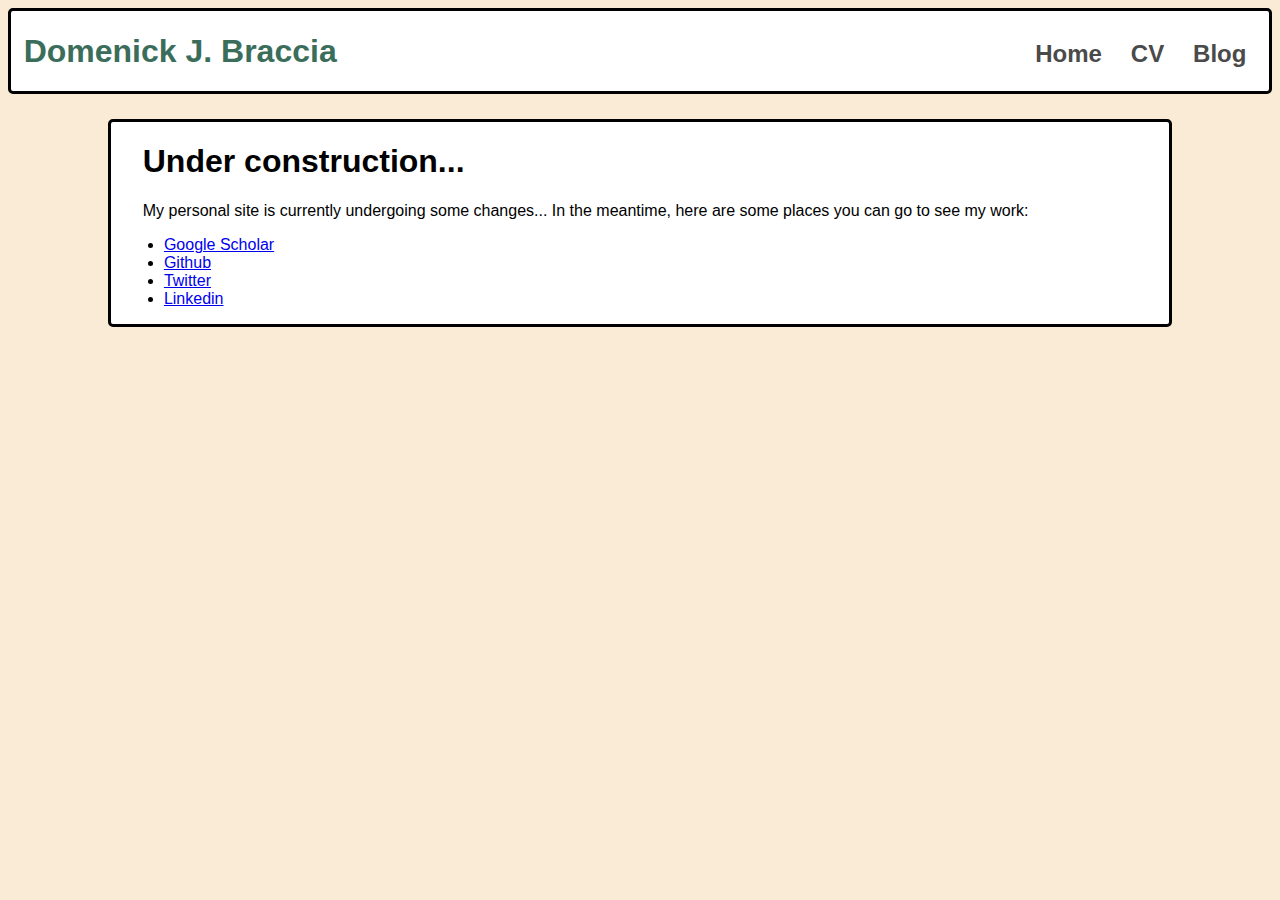
<file: index.html>
<!DOCTYPE html>
<html lang="en">
<head>
    <meta charset="UTF-8">
    <meta name="viewport" content="width=device-width, initial-scale=1.0">
    <title>Domenick J. Braccia</title>
    <link rel="stylesheet" href="styles.css" type="text/css" />
</head>
<body>
    <div class="header">
        <span class="name"><a href="#">Domenick J. Braccia</a></span>
        <ul>
            <li><a href="#home">Home</a></li>
            <li><a href="#cv">CV</a></li>
            <li><a href="#blog">Blog</a></li>
        </ul>
    </div>

    <div class="contentbox">
        <h1 id="header">Under construction...</h1>
            <p>My personal site is currently undergoing some changes... In the meantime, here are some places you can go to see my work:</p>
                <ul>
                    <li><a href="https://scholar.google.com/citations?user=dIU2dxEAAAAJ&hl=en">Google Scholar</a></li>
                    <li><a href="https://github.com/dombraccia">Github</a></li>
                    <li><a href="https://twitter.com/dombraccia">Twitter</a></li>
                    <li><a href="https://www.linkedin.com/in/dombraccia/">Linkedin</a></li>
                </ul>
    </div>

</body>
</html>
</file>
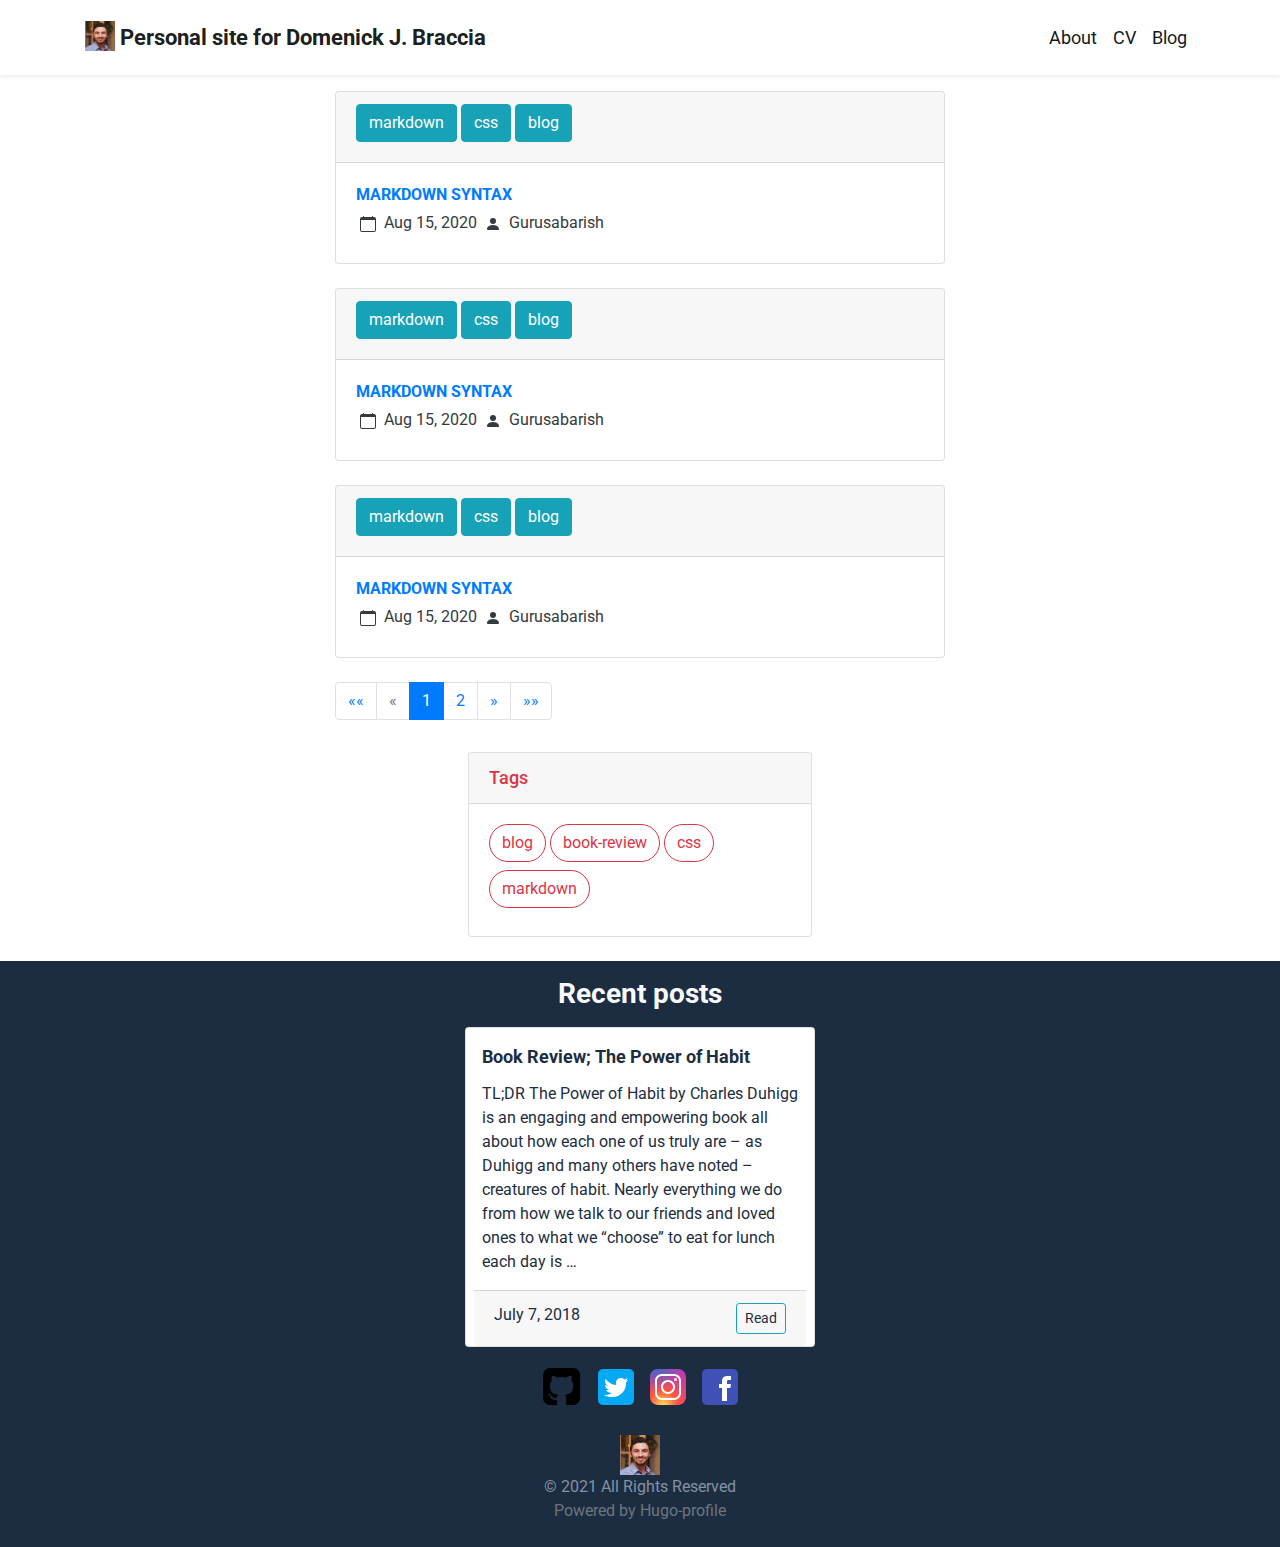
<file: _blog/index.html>
<!DOCTYPE html>
<html lang="en">

<head><meta charset="UTF-8">
<meta name="viewport" content="width=device-width, initial-scale=1.0">
<meta http-equiv="X-UA-Compatible" content="ie=edge">
<link rel="icon" href="/images/me.jpg" type="image/gif">


<link rel="stylesheet" href="/css/bootstrap.min.css" media="all">
<link rel="stylesheet" href="/css/all.min.css" media="all">
<link rel="stylesheet" href="/css/fontawesome.min.css" media="all">
<link rel="stylesheet" href="/css/index.css" media="all">
<meta name="description" content="blog of Personal site for Domenick J. Braccia" />

<link rel="preconnect" href="https://fonts.gstatic.com">
<link href="https://fonts.googleapis.com/css2?family=Roboto:ital,wght@0,400;0,500;1,400&display=swap" rel="stylesheet"
  media="all">
<title>_blogs</title>

</head>

<body class="bg-white"><nav class="navbar navbar-expand-lg navbar-light shadow-sm bg-gradient-primary">
	<div class="container">
		<a class="navbar-brand font-weight-bold" href="/">
			
			<img src="/images/me.jpg" width="30" height="30" class="d-inline-block align-top"
				alt="Personal site for Domenick J. Braccia">
			Personal site for Domenick J. Braccia
			
		</a>
		<button class="navbar-toggler border-0" type="button" data-toggle="collapse" data-target="#navbarNavDropdown"
			aria-controls="navbarNavDropdown" aria-expanded="false" aria-label="Toggle navigation">
			<span class="navbar-toggler-icon"></span>
		</button>

		<div class="collapse navbar-collapse" id="navbarNavDropdown">
			<ul class="navbar-nav ml-auto text-center">
				<li class="nav-item navbar-text">
					<a class="nav-link" href="/#" aria-label="about">About</a>
				</li>

				
				<li class="nav-item  navbar-text">
					<a class="nav-link" href="/CV" aria-label="CV">CV</a>
				</li>
				
				<li class="nav-item  navbar-text">
					<a class="nav-link" href="/blog" aria-label="Blog">Blog</a>
				</li>
				
			</ul>
		</div>
	</div>
</nav>
<section>
  <div class="container-fluid">
    <div class="row pt-3 justify-content-center">
      <div class="col-lg-6 col-md-6">
        
        <div class="mb-4">
          <div class="card border-bottom-primary pb-2">
            
            <h5 class="card-header m-0">
              
              
              <a href="/%20/tags/markdown" class="btn btn-info btn-rounded mb-2">markdown</a>
              
              <a href="/%20/tags/css" class="btn btn-info btn-rounded mb-2">css</a>
              
              <a href="/%20/tags/blog" class="btn btn-info btn-rounded mb-2">blog</a>
              
              
            </h5>
            
            <a class="text-decoration-none" href="https://dbraccia.com/_blog/markdown/">
              <div class="card-body">
                <div class="text-xs font-weight-bold text-primary text-uppercase mb-1">Markdown syntax</div>
                
                <div class="text-dark">
                  <span class="px-1">
                    <svg width="1em" height="1em" viewBox="0 0 16 16" class="bi bi-calendar" fill="currentColor"
                      xmlns="http://www.w3.org/2000/svg">
                      <path fill-rule="evenodd"
                        d="M1 4v10a1 1 0 0 0 1 1h12a1 1 0 0 0 1-1V4H1zm1-3a2 2 0 0 0-2 2v11a2 2 0 0 0 2 2h12a2 2 0 0 0 2-2V3a2 2 0 0 0-2-2H2z" />
                      <path fill-rule="evenodd"
                        d="M3.5 0a.5.5 0 0 1 .5.5V1a.5.5 0 0 1-1 0V.5a.5.5 0 0 1 .5-.5zm9 0a.5.5 0 0 1 .5.5V1a.5.5 0 0 1-1 0V.5a.5.5 0 0 1 .5-.5z" />
                    </svg>
                  </span>
                  Aug 15, 2020
                  
                  <span class="px-1">
                    <svg width="1em" height="1em" viewBox="0 0 16 16" class="bi bi-person-fill" fill="currentColor"
                      xmlns="http://www.w3.org/2000/svg">
                      <path fill-rule="evenodd"
                        d="M3 14s-1 0-1-1 1-4 6-4 6 3 6 4-1 1-1 1H3zm5-6a3 3 0 1 0 0-6 3 3 0 0 0 0 6z" />
                    </svg>
                  </span>
                  Gurusabarish
                  
                </div>
              </div>
            </a>
          </div>
        </div>
        
        <div class="mb-4">
          <div class="card border-bottom-primary pb-2">
            
            <h5 class="card-header m-0">
              
              
              <a href="/%20/tags/markdown" class="btn btn-info btn-rounded mb-2">markdown</a>
              
              <a href="/%20/tags/css" class="btn btn-info btn-rounded mb-2">css</a>
              
              <a href="/%20/tags/blog" class="btn btn-info btn-rounded mb-2">blog</a>
              
              
            </h5>
            
            <a class="text-decoration-none" href="https://dbraccia.com/_blog/markdown_1/">
              <div class="card-body">
                <div class="text-xs font-weight-bold text-primary text-uppercase mb-1">Markdown syntax</div>
                
                <div class="text-dark">
                  <span class="px-1">
                    <svg width="1em" height="1em" viewBox="0 0 16 16" class="bi bi-calendar" fill="currentColor"
                      xmlns="http://www.w3.org/2000/svg">
                      <path fill-rule="evenodd"
                        d="M1 4v10a1 1 0 0 0 1 1h12a1 1 0 0 0 1-1V4H1zm1-3a2 2 0 0 0-2 2v11a2 2 0 0 0 2 2h12a2 2 0 0 0 2-2V3a2 2 0 0 0-2-2H2z" />
                      <path fill-rule="evenodd"
                        d="M3.5 0a.5.5 0 0 1 .5.5V1a.5.5 0 0 1-1 0V.5a.5.5 0 0 1 .5-.5zm9 0a.5.5 0 0 1 .5.5V1a.5.5 0 0 1-1 0V.5a.5.5 0 0 1 .5-.5z" />
                    </svg>
                  </span>
                  Aug 15, 2020
                  
                  <span class="px-1">
                    <svg width="1em" height="1em" viewBox="0 0 16 16" class="bi bi-person-fill" fill="currentColor"
                      xmlns="http://www.w3.org/2000/svg">
                      <path fill-rule="evenodd"
                        d="M3 14s-1 0-1-1 1-4 6-4 6 3 6 4-1 1-1 1H3zm5-6a3 3 0 1 0 0-6 3 3 0 0 0 0 6z" />
                    </svg>
                  </span>
                  Gurusabarish
                  
                </div>
              </div>
            </a>
          </div>
        </div>
        
        <div class="mb-4">
          <div class="card border-bottom-primary pb-2">
            
            <h5 class="card-header m-0">
              
              
              <a href="/%20/tags/markdown" class="btn btn-info btn-rounded mb-2">markdown</a>
              
              <a href="/%20/tags/css" class="btn btn-info btn-rounded mb-2">css</a>
              
              <a href="/%20/tags/blog" class="btn btn-info btn-rounded mb-2">blog</a>
              
              
            </h5>
            
            <a class="text-decoration-none" href="https://dbraccia.com/_blog/markdown_2/">
              <div class="card-body">
                <div class="text-xs font-weight-bold text-primary text-uppercase mb-1">Markdown syntax</div>
                
                <div class="text-dark">
                  <span class="px-1">
                    <svg width="1em" height="1em" viewBox="0 0 16 16" class="bi bi-calendar" fill="currentColor"
                      xmlns="http://www.w3.org/2000/svg">
                      <path fill-rule="evenodd"
                        d="M1 4v10a1 1 0 0 0 1 1h12a1 1 0 0 0 1-1V4H1zm1-3a2 2 0 0 0-2 2v11a2 2 0 0 0 2 2h12a2 2 0 0 0 2-2V3a2 2 0 0 0-2-2H2z" />
                      <path fill-rule="evenodd"
                        d="M3.5 0a.5.5 0 0 1 .5.5V1a.5.5 0 0 1-1 0V.5a.5.5 0 0 1 .5-.5zm9 0a.5.5 0 0 1 .5.5V1a.5.5 0 0 1-1 0V.5a.5.5 0 0 1 .5-.5z" />
                    </svg>
                  </span>
                  Aug 15, 2020
                  
                  <span class="px-1">
                    <svg width="1em" height="1em" viewBox="0 0 16 16" class="bi bi-person-fill" fill="currentColor"
                      xmlns="http://www.w3.org/2000/svg">
                      <path fill-rule="evenodd"
                        d="M3 14s-1 0-1-1 1-4 6-4 6 3 6 4-1 1-1 1H3zm5-6a3 3 0 1 0 0-6 3 3 0 0 0 0 6z" />
                    </svg>
                  </span>
                  Gurusabarish
                  
                </div>
              </div>
            </a>
          </div>
        </div>
        
        
<ul class="pagination">
  <li class="page-item">
    <a href="/_blog/" class="page-link" aria-label="First"><span aria-hidden="true">&laquo;&laquo;</span></a>
  </li>
  <li class="page-item disabled">
    <a  class="page-link" aria-label="Previous"><span aria-hidden="true">&laquo;</span></a>
  </li>
  <li class="page-item active">
    <a class="page-link" href="/_blog/">1</a>
  </li>
  <li class="page-item">
    <a class="page-link" href="/_blog/page/2/">2</a>
  </li>
  <li class="page-item">
    <a href="/_blog/page/2/" class="page-link" aria-label="Next"><span aria-hidden="true">&raquo;</span></a>
  </li>
  <li class="page-item">
    <a href="/_blog/page/2/" class="page-link" aria-label="Last"><span aria-hidden="true">&raquo;&raquo;</span></a>
  </li>
</ul>


        <div class="row justify-content-center pt-3">
          <div class="col-lg-7 col-md-7">
            <div class=" mb-4">
              <div class="card p-0">
                <h5 class="card-header m-0 btn-outline-danger">Tags</h5>
                <div class=" card-body">
                  
                  
                  <a href="/tags/blog/" class="btn btn-outline-danger rounded-pill mb-2">blog</a>
                  
                  
                  
                  <a href="/tags/book-review/" class="btn btn-outline-danger rounded-pill mb-2">book-review</a>
                  
                  
                  
                  <a href="/tags/css/" class="btn btn-outline-danger rounded-pill mb-2">css</a>
                  
                  
                  
                  <a href="/tags/markdown/" class="btn btn-outline-danger rounded-pill mb-2">markdown</a>
                  
                  
                </div>
              </div>
            </div>
          </div>
        </div>
      </div>
    </div>
  </div>
</section>
<footer>
    
    <div class="news container py-3">
        <div class="h3 text-center text-light font-weight-bold">Recent posts</div>
        <div class="row justify-content-center">
            
            <div class="col-lg-4 col-md-6 pt-2">
                <a href="/blog/power-of-habit_book-review/" class="post-card-link">
                    <div class="card px-2">
                        <div class="card-head py-3">
                            <h5 class="card-title font-weight-bold px-2">Book Review; The Power of Habit</h5>
                            <p class="card-text px-2"> TL;DR The Power of Habit by Charles Duhigg is an engaging and empowering book all about how each one of us truly are – as Duhigg and many others have noted – creatures of habit. Nearly everything we do from how we talk to our friends and loved ones to what we “choose” to eat for lunch each day is …</p>
                        </div>
                        <div class="card-footer">
                            <span class="float-left">July 7, 2018</span>
                            <a href="/blog/power-of-habit_book-review/" class="float-right btn btn-outline-info btn-sm">Read</a>
                        </div>
                    </div>
                </a>
            </div>
            
        </div>
    </div>
    <div class="text-center">
        
        <span class="px-1">
            <a class="text-dark" href="https://github.com/dombraccia" aria-label="github">
                <svg xmlns="http://www.w3.org/2000/svg" width="2.7em" height="2.7em" viewBox="0 0 1792 1792">
                    <path
                        d="M522 1352q-8 9-20-3-13-11-4-19 8-9 20 3 12 11 4 19zm-42-61q9 12 0 19-8 6-17-7t0-18q9-7 17 6zm-61-60q-5 7-13 2-10-5-7-12 3-5 13-2 10 5 7 12zm31 34q-6 7-16-3-9-11-2-16 6-6 16 3 9 11 2 16zm129 112q-4 12-19 6-17-4-13-15t19-7q16 5 13 16zm63 5q0 11-16 11-17 2-17-11 0-11 16-11 17-2 17 11zm58-10q2 10-14 14t-18-8 14-15q16-2 18 9zm964-956v960q0 119-84.5 203.5t-203.5 84.5h-224q-16 0-24.5-1t-19.5-5-16-14.5-5-27.5v-239q0-97-52-142 57-6 102.5-18t94-39 81-66.5 53-105 20.5-150.5q0-121-79-206 37-91-8-204-28-9-81 11t-92 44l-38 24q-93-26-192-26t-192 26q-16-11-42.5-27t-83.5-38.5-86-13.5q-44 113-7 204-79 85-79 206 0 85 20.5 150t52.5 105 80.5 67 94 39 102.5 18q-40 36-49 103-21 10-45 15t-57 5-65.5-21.5-55.5-62.5q-19-32-48.5-52t-49.5-24l-20-3q-21 0-29 4.5t-5 11.5 9 14 13 12l7 5q22 10 43.5 38t31.5 51l10 23q13 38 44 61.5t67 30 69.5 7 55.5-3.5l23-4q0 38 .5 103t.5 68q0 22-11 33.5t-22 13-33 1.5h-224q-119 0-203.5-84.5t-84.5-203.5v-960q0-119 84.5-203.5t203.5-84.5h960q119 0 203.5 84.5t84.5 203.5z" />

                    <metadata>
                        <rdf:RDF xmlns:rdf="http://www.w3.org/1999/02/22-rdf-syntax-ns#"
                            xmlns:rdfs="http://www.w3.org/2000/01/rdf-schema#"
                            xmlns:dc="http://purl.org/dc/elements/1.1/">
                            <rdf:Description about="https://iconscout.com/legal#licenses"
                                dc:title="Github, Online, Project, Hosting, Square"
                                dc:description="Github, Online, Project, Hosting, Square" dc:publisher="Iconscout"
                                dc:date="2016-12-14" dc:format="image/svg+xml" dc:language="en">
                                <dc:creator>
                                    <rdf:Bag>
                                        <rdf:li>Font Awesome</rdf:li>
                                    </rdf:Bag>
                                </dc:creator>
                            </rdf:Description>
                        </rdf:RDF>
                    </metadata>
                </svg>
            </a>
        </span>
        

        

        
        <a class="text-info" href="https://twitter.com/dombraccia" aria-label="twitter">
            <svg xmlns="http://www.w3.org/2000/svg" viewBox="0 0 48 48" width="48px" height="48px">
                <path fill="#03a9f4"
                    d="M42,37c0,2.762-2.239,5-5,5H11c-2.762,0-5-2.238-5-5V11c0-2.762,2.238-5,5-5h26c2.761,0,5,2.238,5,5 V37z" />
                <path fill="#fff"
                    d="M36,17.12c-0.882,0.391-1.999,0.758-3,0.88c1.018-0.604,2.633-1.862,3-3 c-0.951,0.559-2.671,1.156-3.793,1.372C31.311,15.422,30.033,15,28.617,15C25.897,15,24,17.305,24,20v2c-4,0-7.9-3.047-10.327-6 c-0.427,0.721-0.667,1.565-0.667,2.457c0,1.819,1.671,3.665,2.994,4.543c-0.807-0.025-2.335-0.641-3-1c0,0.016,0,0.036,0,0.057 c0,2.367,1.661,3.974,3.912,4.422C16.501,26.592,16,27,14.072,27c0.626,1.935,3.773,2.958,5.928,3c-1.686,1.307-4.692,2-7,2 c-0.399,0-0.615,0.022-1-0.023C14.178,33.357,17.22,34,20,34c9.057,0,14-6.918,14-13.37c0-0.212-0.007-0.922-0.018-1.13 C34.95,18.818,35.342,18.104,36,17.12" />
            </svg>
        </a>
        

        
        <a class="text-danger" href="https://instagram.com" aria-label="instagram">
            <svg xmlns="http://www.w3.org/2000/svg" viewBox="0 0 48 48" width="48px" height="48px">
                <radialGradient id="yOrnnhliCrdS2gy~4tD8ma" cx="19.38" cy="42.035" r="44.899"
                    gradientUnits="userSpaceOnUse">
                    <stop offset="0" stop-color="#fd5" />
                    <stop offset=".328" stop-color="#ff543f" />
                    <stop offset=".348" stop-color="#fc5245" />
                    <stop offset=".504" stop-color="#e64771" />
                    <stop offset=".643" stop-color="#d53e91" />
                    <stop offset=".761" stop-color="#cc39a4" />
                    <stop offset=".841" stop-color="#c837ab" />
                </radialGradient>
                <path fill="url(#yOrnnhliCrdS2gy~4tD8ma)"
                    d="M34.017,41.99l-20,0.019c-4.4,0.004-8.003-3.592-8.008-7.992l-0.019-20	c-0.004-4.4,3.592-8.003,7.992-8.008l20-0.019c4.4-0.004,8.003,3.592,8.008,7.992l0.019,20	C42.014,38.383,38.417,41.986,34.017,41.99z" />
                <radialGradient id="yOrnnhliCrdS2gy~4tD8mb" cx="11.786" cy="5.54" r="29.813"
                    gradientTransform="matrix(1 0 0 .6663 0 1.849)" gradientUnits="userSpaceOnUse">
                    <stop offset="0" stop-color="#4168c9" />
                    <stop offset=".999" stop-color="#4168c9" stop-opacity="0" />
                </radialGradient>
                <path fill="url(#yOrnnhliCrdS2gy~4tD8mb)"
                    d="M34.017,41.99l-20,0.019c-4.4,0.004-8.003-3.592-8.008-7.992l-0.019-20	c-0.004-4.4,3.592-8.003,7.992-8.008l20-0.019c4.4-0.004,8.003,3.592,8.008,7.992l0.019,20	C42.014,38.383,38.417,41.986,34.017,41.99z" />
                <path fill="#fff"
                    d="M24,31c-3.859,0-7-3.14-7-7s3.141-7,7-7s7,3.14,7,7S27.859,31,24,31z M24,19c-2.757,0-5,2.243-5,5	s2.243,5,5,5s5-2.243,5-5S26.757,19,24,19z" />
                <circle cx="31.5" cy="16.5" r="1.5" fill="#fff" />
                <path fill="#fff"
                    d="M30,37H18c-3.859,0-7-3.14-7-7V18c0-3.86,3.141-7,7-7h12c3.859,0,7,3.14,7,7v12	C37,33.86,33.859,37,30,37z M18,13c-2.757,0-5,2.243-5,5v12c0,2.757,2.243,5,5,5h12c2.757,0,5-2.243,5-5V18c0-2.757-2.243-5-5-5H18z" />
            </svg>
        </a>
        

        
        <a class="text-info" href="https://facebook.com" aria-label="facebook">
            <svg xmlns="http://www.w3.org/2000/svg" viewBox="0 0 48 48" width="48px" height="48px">
                <path fill="#3F51B5"
                    d="M42,37c0,2.762-2.238,5-5,5H11c-2.761,0-5-2.238-5-5V11c0-2.762,2.239-5,5-5h26c2.762,0,5,2.238,5,5V37z" />
                <path fill="#FFF"
                    d="M34.368,25H31v13h-5V25h-3v-4h3v-2.41c0.002-3.508,1.459-5.59,5.592-5.59H35v4h-2.287C31.104,17,31,17.6,31,18.723V21h4L34.368,25z" />
            </svg>
        </a>
        
    </div>
    <div class="container bg-transparent py-4">
        <div class="row justify-content-center">
            <div class="col-md-4 text-center order-2 order-lg-1 order-md-1">
                <div>
                    <a href="https://dbraccia.com/">
                        <img alt="Footer logo" src="/images/me.jpg"
                            height="40px" width="40px">
                    </a>
                </div>
                &copy; 2021 All Rights Reserved
                <div class="text-secondary">
                    Powered by
                    <a class="text-secondary" href="https://github.com/gurusabarish/hugo-profile">Hugo-profile</a>
                </div>
            </div>
        </div>
    </div>
</footer>
<script src="/js/jquery.slim.min.js"></script>
<script src="/js/bootstrap.min.js"></script></body>

</html>
</file>
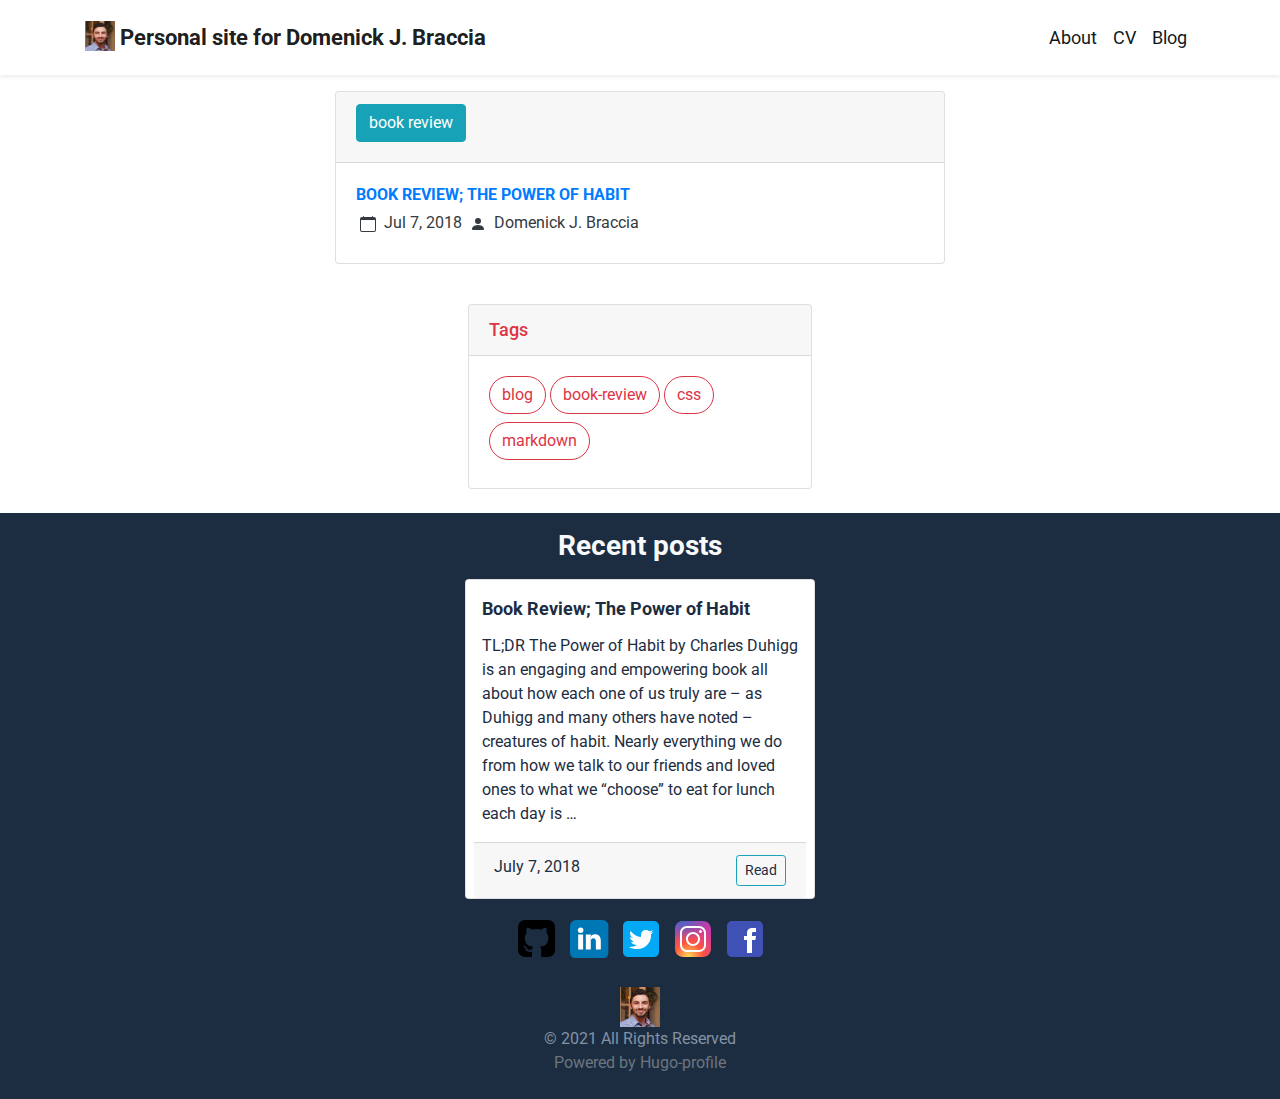
<file: blog/index.html>
<!DOCTYPE html>
<html lang="en">

<head><meta charset="UTF-8">
<meta name="viewport" content="width=device-width, initial-scale=1.0">
<meta http-equiv="X-UA-Compatible" content="ie=edge">
<link rel="icon" href="/images/me.jpg" type="image/gif">


<link rel="stylesheet" href="/css/bootstrap.min.css" media="all">
<link rel="stylesheet" href="/css/all.min.css" media="all">
<link rel="stylesheet" href="/css/fontawesome.min.css" media="all">
<link rel="stylesheet" href="/css/index.css" media="all">
<meta name="description" content="blog of Personal site for Domenick J. Braccia" />

<link rel="preconnect" href="https://fonts.gstatic.com">
<link href="https://fonts.googleapis.com/css2?family=Roboto:ital,wght@0,400;0,500;1,400&display=swap" rel="stylesheet"
  media="all">
<title>Blogs</title>

</head>

<body class="bg-white"><nav class="navbar navbar-expand-lg navbar-light shadow-sm bg-gradient-primary">
	<div class="container">
		<a class="navbar-brand font-weight-bold" href="/">
			
			<img src="/images/me.jpg" width="30" height="30" class="d-inline-block align-top"
				alt="Personal site for Domenick J. Braccia">
			Personal site for Domenick J. Braccia
			
		</a>
		<button class="navbar-toggler border-0" type="button" data-toggle="collapse" data-target="#navbarNavDropdown"
			aria-controls="navbarNavDropdown" aria-expanded="false" aria-label="Toggle navigation">
			<span class="navbar-toggler-icon"></span>
		</button>

		<div class="collapse navbar-collapse" id="navbarNavDropdown">
			<ul class="navbar-nav ml-auto text-center">
				<li class="nav-item navbar-text">
					<a class="nav-link" href="/#" aria-label="about">About</a>
				</li>

				
				<li class="nav-item  navbar-text">
					<a class="nav-link" href="/CV" aria-label="CV">CV</a>
				</li>
				
				<li class="nav-item  navbar-text">
					<a class="nav-link" href="/blog" aria-label="Blog">Blog</a>
				</li>
				
			</ul>
		</div>
	</div>
</nav>
<section>
  <div class="container-fluid">
    <div class="row pt-3 justify-content-center">
      <div class="col-lg-6 col-md-6">
        
        <div class="mb-4">
          <div class="card border-bottom-primary pb-2">
            
            <h5 class="card-header m-0">
              
              
              <a href="/%20/tags/book-review" class="btn btn-info btn-rounded mb-2">book review</a>
              
              
            </h5>
            
            <a class="text-decoration-none" href="https://www.dbraccia.com/blog/power-of-habit_book-review/">
              <div class="card-body">
                <div class="text-xs font-weight-bold text-primary text-uppercase mb-1">Book Review; The Power of Habit</div>
                
                <div class="text-dark">
                  <span class="px-1">
                    <svg width="1em" height="1em" viewBox="0 0 16 16" class="bi bi-calendar" fill="currentColor"
                      xmlns="http://www.w3.org/2000/svg">
                      <path fill-rule="evenodd"
                        d="M1 4v10a1 1 0 0 0 1 1h12a1 1 0 0 0 1-1V4H1zm1-3a2 2 0 0 0-2 2v11a2 2 0 0 0 2 2h12a2 2 0 0 0 2-2V3a2 2 0 0 0-2-2H2z" />
                      <path fill-rule="evenodd"
                        d="M3.5 0a.5.5 0 0 1 .5.5V1a.5.5 0 0 1-1 0V.5a.5.5 0 0 1 .5-.5zm9 0a.5.5 0 0 1 .5.5V1a.5.5 0 0 1-1 0V.5a.5.5 0 0 1 .5-.5z" />
                    </svg>
                  </span>
                  Jul 7, 2018
                  
                  <span class="px-1">
                    <svg width="1em" height="1em" viewBox="0 0 16 16" class="bi bi-person-fill" fill="currentColor"
                      xmlns="http://www.w3.org/2000/svg">
                      <path fill-rule="evenodd"
                        d="M3 14s-1 0-1-1 1-4 6-4 6 3 6 4-1 1-1 1H3zm5-6a3 3 0 1 0 0-6 3 3 0 0 0 0 6z" />
                    </svg>
                  </span>
                  Domenick J. Braccia
                  
                </div>
              </div>
            </a>
          </div>
        </div>
        
        


        <div class="row justify-content-center pt-3">
          <div class="col-lg-7 col-md-7">
            <div class=" mb-4">
              <div class="card p-0">
                <h5 class="card-header m-0 btn-outline-danger">Tags</h5>
                <div class=" card-body">
                  
                  
                  <a href="/tags/blog/" class="btn btn-outline-danger rounded-pill mb-2">blog</a>
                  
                  
                  
                  <a href="/tags/book-review/" class="btn btn-outline-danger rounded-pill mb-2">book-review</a>
                  
                  
                  
                  <a href="/tags/css/" class="btn btn-outline-danger rounded-pill mb-2">css</a>
                  
                  
                  
                  <a href="/tags/markdown/" class="btn btn-outline-danger rounded-pill mb-2">markdown</a>
                  
                  
                </div>
              </div>
            </div>
          </div>
        </div>
      </div>
    </div>
  </div>
</section>
<footer>
    
    <div class="news container py-3">
        <div class="h3 text-center text-light font-weight-bold">Recent posts</div>
        <div class="row justify-content-center">
            
            <div class="col-lg-4 col-md-6 pt-2">
                <a href="/blog/power-of-habit_book-review/" class="post-card-link">
                    <div class="card px-2">
                        <div class="card-head py-3">
                            <h5 class="card-title font-weight-bold px-2">Book Review; The Power of Habit</h5>
                            <p class="card-text px-2"> TL;DR The Power of Habit by Charles Duhigg is an engaging and empowering book all about how each one of us truly are – as Duhigg and many others have noted – creatures of habit. Nearly everything we do from how we talk to our friends and loved ones to what we “choose” to eat for lunch each day is …</p>
                        </div>
                        <div class="card-footer">
                            <span class="float-left">July 7, 2018</span>
                            <a href="/blog/power-of-habit_book-review/" class="float-right btn btn-outline-info btn-sm">Read</a>
                        </div>
                    </div>
                </a>
            </div>
            
        </div>
    </div>
    <div class="text-center">
        
        <span class="px-1">
            <a class="text-dark" href="https://github.com/dombraccia" aria-label="github">
                <svg xmlns="http://www.w3.org/2000/svg" width="2.7em" height="2.7em" viewBox="0 0 1792 1792">
                    <path
                        d="M522 1352q-8 9-20-3-13-11-4-19 8-9 20 3 12 11 4 19zm-42-61q9 12 0 19-8 6-17-7t0-18q9-7 17 6zm-61-60q-5 7-13 2-10-5-7-12 3-5 13-2 10 5 7 12zm31 34q-6 7-16-3-9-11-2-16 6-6 16 3 9 11 2 16zm129 112q-4 12-19 6-17-4-13-15t19-7q16 5 13 16zm63 5q0 11-16 11-17 2-17-11 0-11 16-11 17-2 17 11zm58-10q2 10-14 14t-18-8 14-15q16-2 18 9zm964-956v960q0 119-84.5 203.5t-203.5 84.5h-224q-16 0-24.5-1t-19.5-5-16-14.5-5-27.5v-239q0-97-52-142 57-6 102.5-18t94-39 81-66.5 53-105 20.5-150.5q0-121-79-206 37-91-8-204-28-9-81 11t-92 44l-38 24q-93-26-192-26t-192 26q-16-11-42.5-27t-83.5-38.5-86-13.5q-44 113-7 204-79 85-79 206 0 85 20.5 150t52.5 105 80.5 67 94 39 102.5 18q-40 36-49 103-21 10-45 15t-57 5-65.5-21.5-55.5-62.5q-19-32-48.5-52t-49.5-24l-20-3q-21 0-29 4.5t-5 11.5 9 14 13 12l7 5q22 10 43.5 38t31.5 51l10 23q13 38 44 61.5t67 30 69.5 7 55.5-3.5l23-4q0 38 .5 103t.5 68q0 22-11 33.5t-22 13-33 1.5h-224q-119 0-203.5-84.5t-84.5-203.5v-960q0-119 84.5-203.5t203.5-84.5h960q119 0 203.5 84.5t84.5 203.5z" />

                    <metadata>
                        <rdf:RDF xmlns:rdf="http://www.w3.org/1999/02/22-rdf-syntax-ns#"
                            xmlns:rdfs="http://www.w3.org/2000/01/rdf-schema#"
                            xmlns:dc="http://purl.org/dc/elements/1.1/">
                            <rdf:Description about="https://iconscout.com/legal#licenses"
                                dc:title="Github, Online, Project, Hosting, Square"
                                dc:description="Github, Online, Project, Hosting, Square" dc:publisher="Iconscout"
                                dc:date="2016-12-14" dc:format="image/svg+xml" dc:language="en">
                                <dc:creator>
                                    <rdf:Bag>
                                        <rdf:li>Font Awesome</rdf:li>
                                    </rdf:Bag>
                                </dc:creator>
                            </rdf:Description>
                        </rdf:RDF>
                    </metadata>
                </svg>
            </a>
        </span>
        

        
        <span class="px-1">
            <a class="text-white" href="https://linkedin.com/in/dombraccia" aria-label="linkedin">
                <svg xmlns="http://www.w3.org/2000/svg" width='2.4em' height='2.4em' fill="#fff" aria-label="LinkedIn"
                    viewBox="0 0 512 512">
                    <rect width="512" height="512" fill="#0077b5" rx="15%" />
                    <circle cx="142" cy="138" r="37" />
                    <path stroke="#fff" stroke-width="66" d="M244 194v198M142 194v198" />
                    <path d="M276 282c0-20 13-40 36-40 24 0 33 18 33 45v105h66V279c0-61-32-89-76-89-34 0-51 19-59 32" />
                </svg>
            </a>
        </span>
        

        
        <a class="text-info" href="https://twitter.com/dombraccia" aria-label="twitter">
            <svg xmlns="http://www.w3.org/2000/svg" viewBox="0 0 48 48" width="48px" height="48px">
                <path fill="#03a9f4"
                    d="M42,37c0,2.762-2.239,5-5,5H11c-2.762,0-5-2.238-5-5V11c0-2.762,2.238-5,5-5h26c2.761,0,5,2.238,5,5 V37z" />
                <path fill="#fff"
                    d="M36,17.12c-0.882,0.391-1.999,0.758-3,0.88c1.018-0.604,2.633-1.862,3-3 c-0.951,0.559-2.671,1.156-3.793,1.372C31.311,15.422,30.033,15,28.617,15C25.897,15,24,17.305,24,20v2c-4,0-7.9-3.047-10.327-6 c-0.427,0.721-0.667,1.565-0.667,2.457c0,1.819,1.671,3.665,2.994,4.543c-0.807-0.025-2.335-0.641-3-1c0,0.016,0,0.036,0,0.057 c0,2.367,1.661,3.974,3.912,4.422C16.501,26.592,16,27,14.072,27c0.626,1.935,3.773,2.958,5.928,3c-1.686,1.307-4.692,2-7,2 c-0.399,0-0.615,0.022-1-0.023C14.178,33.357,17.22,34,20,34c9.057,0,14-6.918,14-13.37c0-0.212-0.007-0.922-0.018-1.13 C34.95,18.818,35.342,18.104,36,17.12" />
            </svg>
        </a>
        

        
        <a class="text-danger" href="https://instagram.com" aria-label="instagram">
            <svg xmlns="http://www.w3.org/2000/svg" viewBox="0 0 48 48" width="48px" height="48px">
                <radialGradient id="yOrnnhliCrdS2gy~4tD8ma" cx="19.38" cy="42.035" r="44.899"
                    gradientUnits="userSpaceOnUse">
                    <stop offset="0" stop-color="#fd5" />
                    <stop offset=".328" stop-color="#ff543f" />
                    <stop offset=".348" stop-color="#fc5245" />
                    <stop offset=".504" stop-color="#e64771" />
                    <stop offset=".643" stop-color="#d53e91" />
                    <stop offset=".761" stop-color="#cc39a4" />
                    <stop offset=".841" stop-color="#c837ab" />
                </radialGradient>
                <path fill="url(#yOrnnhliCrdS2gy~4tD8ma)"
                    d="M34.017,41.99l-20,0.019c-4.4,0.004-8.003-3.592-8.008-7.992l-0.019-20	c-0.004-4.4,3.592-8.003,7.992-8.008l20-0.019c4.4-0.004,8.003,3.592,8.008,7.992l0.019,20	C42.014,38.383,38.417,41.986,34.017,41.99z" />
                <radialGradient id="yOrnnhliCrdS2gy~4tD8mb" cx="11.786" cy="5.54" r="29.813"
                    gradientTransform="matrix(1 0 0 .6663 0 1.849)" gradientUnits="userSpaceOnUse">
                    <stop offset="0" stop-color="#4168c9" />
                    <stop offset=".999" stop-color="#4168c9" stop-opacity="0" />
                </radialGradient>
                <path fill="url(#yOrnnhliCrdS2gy~4tD8mb)"
                    d="M34.017,41.99l-20,0.019c-4.4,0.004-8.003-3.592-8.008-7.992l-0.019-20	c-0.004-4.4,3.592-8.003,7.992-8.008l20-0.019c4.4-0.004,8.003,3.592,8.008,7.992l0.019,20	C42.014,38.383,38.417,41.986,34.017,41.99z" />
                <path fill="#fff"
                    d="M24,31c-3.859,0-7-3.14-7-7s3.141-7,7-7s7,3.14,7,7S27.859,31,24,31z M24,19c-2.757,0-5,2.243-5,5	s2.243,5,5,5s5-2.243,5-5S26.757,19,24,19z" />
                <circle cx="31.5" cy="16.5" r="1.5" fill="#fff" />
                <path fill="#fff"
                    d="M30,37H18c-3.859,0-7-3.14-7-7V18c0-3.86,3.141-7,7-7h12c3.859,0,7,3.14,7,7v12	C37,33.86,33.859,37,30,37z M18,13c-2.757,0-5,2.243-5,5v12c0,2.757,2.243,5,5,5h12c2.757,0,5-2.243,5-5V18c0-2.757-2.243-5-5-5H18z" />
            </svg>
        </a>
        

        
        <a class="text-info" href="https://facebook.com" aria-label="facebook">
            <svg xmlns="http://www.w3.org/2000/svg" viewBox="0 0 48 48" width="48px" height="48px">
                <path fill="#3F51B5"
                    d="M42,37c0,2.762-2.238,5-5,5H11c-2.761,0-5-2.238-5-5V11c0-2.762,2.239-5,5-5h26c2.762,0,5,2.238,5,5V37z" />
                <path fill="#FFF"
                    d="M34.368,25H31v13h-5V25h-3v-4h3v-2.41c0.002-3.508,1.459-5.59,5.592-5.59H35v4h-2.287C31.104,17,31,17.6,31,18.723V21h4L34.368,25z" />
            </svg>
        </a>
        
    </div>
    <div class="container bg-transparent py-4">
        <div class="row justify-content-center">
            <div class="col-md-4 text-center order-2 order-lg-1 order-md-1">
                <div>
                    <a href="https://www.dbraccia.com/">
                        <img alt="Footer logo" src="/images/me.jpg"
                            height="40px" width="40px">
                    </a>
                </div>
                &copy; 2021 All Rights Reserved
                <div class="text-secondary">
                    Powered by
                    <a class="text-secondary" href="https://github.com/gurusabarish/hugo-profile">Hugo-profile</a>
                </div>
            </div>
        </div>
    </div>
</footer>
<script src="/js/jquery.slim.min.js"></script>
<script src="/js/bootstrap.min.js"></script></body>

</html>
</file>
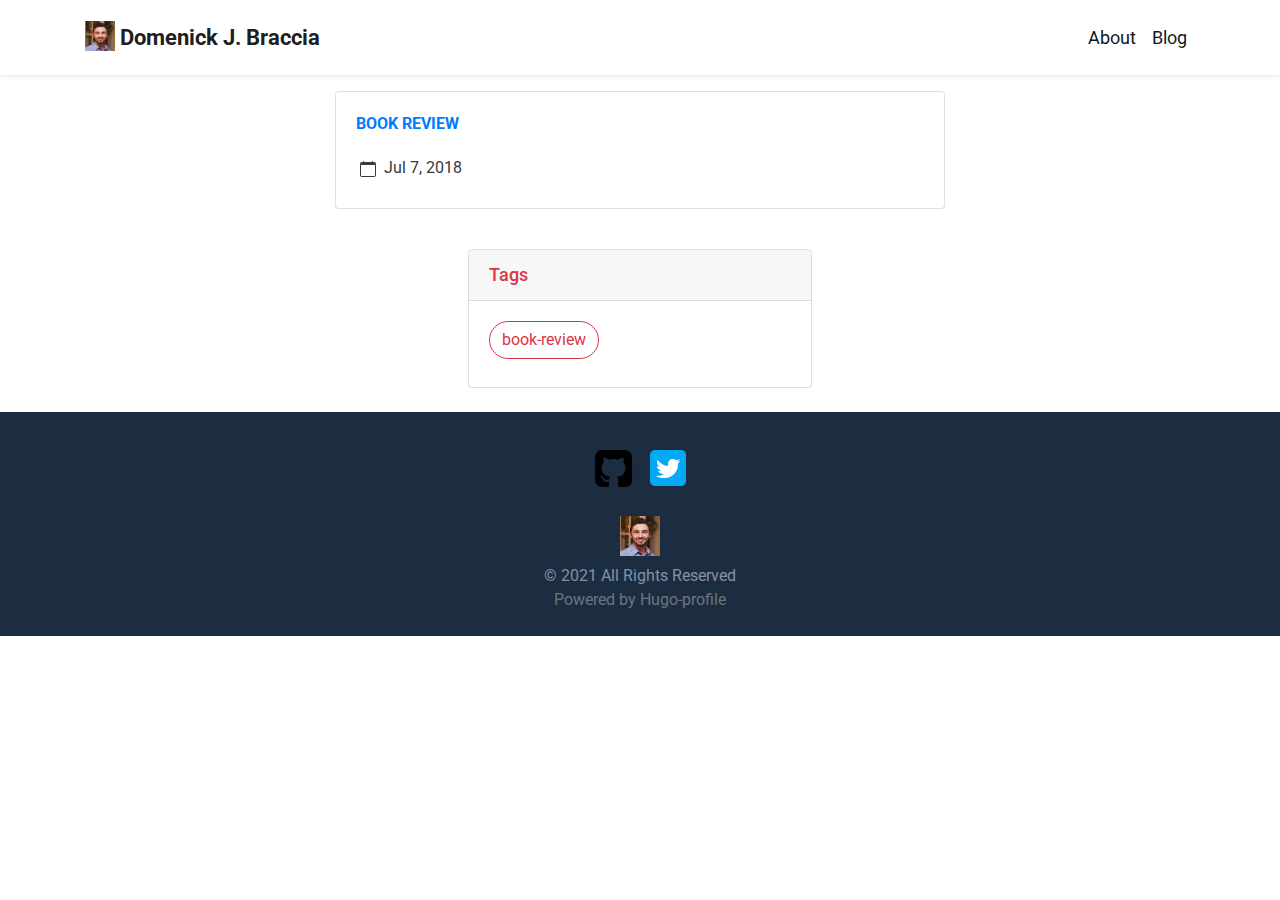
<file: categories/index.html>
<!DOCTYPE html>
<html lang="en">

<head><meta charset="UTF-8">
<meta name="viewport" content="width=device-width, initial-scale=1.0">
<meta http-equiv="X-UA-Compatible" content="ie=edge">
<link rel="icon" href="/images/me.jpg" type="image/gif">


<link rel="stylesheet" href="/css/bootstrap.min.css" media="all">
<link rel="stylesheet" href="/css/all.min.css" media="all">
<link rel="stylesheet" href="/css/fontawesome.min.css" media="all">
<link rel="stylesheet" href="/css/index.css" media="all">
<meta name="description" content="blog of Domenick J. Braccia" />

<link rel="preconnect" href="https://fonts.gstatic.com">
<link href="https://fonts.googleapis.com/css2?family=Roboto:ital,wght@0,400;0,500;1,400&display=swap" rel="stylesheet"
  media="all">
<title>Categories</title>

</head>

<body class="bg-white"><nav class="navbar navbar-expand-lg navbar-light shadow-sm bg-gradient-primary">
	<div class="container">
		<a class="navbar-brand font-weight-bold" href="/">
			
			<img src="/images/me.jpg" width="30" height="30" class="d-inline-block align-top">
			Domenick J. Braccia
			
		</a>
		<button class="navbar-toggler border-0" type="button" data-toggle="collapse" data-target="#navbarNavDropdown"
			aria-controls="navbarNavDropdown" aria-expanded="false" aria-label="Toggle navigation">
			<span class="navbar-toggler-icon"></span>
		</button>

		<div class="collapse navbar-collapse" id="navbarNavDropdown">
			<ul class="navbar-nav ml-auto text-center">
				<li class="nav-item navbar-text">
					<a class="nav-link" href="/#" aria-label="about">About</a>
				</li>

				
				<li class="nav-item  navbar-text">
					<a class="nav-link" href="/blog" aria-label="Blog">Blog</a>
				</li>
				
			</ul>
		</div>
	</div>
</nav>
<section>
  <div class="container-fluid">
    <div class="row pt-3 justify-content-center">
      <div class="col-lg-6 col-md-6">
        
        <div class="mb-4">
          <div class="card border-bottom-primary pb-2">
            
            <a class="text-decoration-none" href="https://dbraccia.com/categories/book-review/">
              <div class="card-body">
                <div class="text-xs font-weight-bold text-primary text-uppercase mb-1">book review</div>
                
                <div class="text-muted py-2">
                  
                </div>
                
                <div class="text-dark">
                  <span class="px-1">
                    <svg width="1em" height="1em" viewBox="0 0 16 16" class="bi bi-calendar" fill="currentColor"
                      xmlns="http://www.w3.org/2000/svg">
                      <path fill-rule="evenodd"
                        d="M1 4v10a1 1 0 0 0 1 1h12a1 1 0 0 0 1-1V4H1zm1-3a2 2 0 0 0-2 2v11a2 2 0 0 0 2 2h12a2 2 0 0 0 2-2V3a2 2 0 0 0-2-2H2z" />
                      <path fill-rule="evenodd"
                        d="M3.5 0a.5.5 0 0 1 .5.5V1a.5.5 0 0 1-1 0V.5a.5.5 0 0 1 .5-.5zm9 0a.5.5 0 0 1 .5.5V1a.5.5 0 0 1-1 0V.5a.5.5 0 0 1 .5-.5z" />
                    </svg>
                  </span>
                  Jul 7, 2018
                  
                </div>
              </div>
            </a>
          </div>
        </div>
        
        


        <div class="row justify-content-center pt-3">
          <div class="col-lg-7 col-md-7">
            <div class=" mb-4">
              <div class="card p-0">
                <h5 class="card-header m-0 btn-outline-danger">Tags</h5>
                <div class=" card-body">
                  
                  
                  <a href="/tags/book-review/" class="btn btn-outline-danger rounded-pill mb-2">book-review</a>
                  
                  
                </div>
              </div>
            </div>
          </div>
        </div>
      </div>
    </div>
  </div>
</section>
<footer>
    
    <div class="news container py-3">
        
    </div>
    <div class="text-center">
        
        <span class="px-1">
            <a class="text-dark" href="https://github.com/dombraccia" aria-label="github">
                <svg xmlns="http://www.w3.org/2000/svg" width="2.7em" height="2.7em" viewBox="0 0 1792 1792">
                    <path
                        d="M522 1352q-8 9-20-3-13-11-4-19 8-9 20 3 12 11 4 19zm-42-61q9 12 0 19-8 6-17-7t0-18q9-7 17 6zm-61-60q-5 7-13 2-10-5-7-12 3-5 13-2 10 5 7 12zm31 34q-6 7-16-3-9-11-2-16 6-6 16 3 9 11 2 16zm129 112q-4 12-19 6-17-4-13-15t19-7q16 5 13 16zm63 5q0 11-16 11-17 2-17-11 0-11 16-11 17-2 17 11zm58-10q2 10-14 14t-18-8 14-15q16-2 18 9zm964-956v960q0 119-84.5 203.5t-203.5 84.5h-224q-16 0-24.5-1t-19.5-5-16-14.5-5-27.5v-239q0-97-52-142 57-6 102.5-18t94-39 81-66.5 53-105 20.5-150.5q0-121-79-206 37-91-8-204-28-9-81 11t-92 44l-38 24q-93-26-192-26t-192 26q-16-11-42.5-27t-83.5-38.5-86-13.5q-44 113-7 204-79 85-79 206 0 85 20.5 150t52.5 105 80.5 67 94 39 102.5 18q-40 36-49 103-21 10-45 15t-57 5-65.5-21.5-55.5-62.5q-19-32-48.5-52t-49.5-24l-20-3q-21 0-29 4.5t-5 11.5 9 14 13 12l7 5q22 10 43.5 38t31.5 51l10 23q13 38 44 61.5t67 30 69.5 7 55.5-3.5l23-4q0 38 .5 103t.5 68q0 22-11 33.5t-22 13-33 1.5h-224q-119 0-203.5-84.5t-84.5-203.5v-960q0-119 84.5-203.5t203.5-84.5h960q119 0 203.5 84.5t84.5 203.5z" />

                    <metadata>
                        <rdf:RDF xmlns:rdf="http://www.w3.org/1999/02/22-rdf-syntax-ns#"
                            xmlns:rdfs="http://www.w3.org/2000/01/rdf-schema#"
                            xmlns:dc="http://purl.org/dc/elements/1.1/">
                            <rdf:Description about="https://iconscout.com/legal#licenses"
                                dc:title="Github, Online, Project, Hosting, Square"
                                dc:description="Github, Online, Project, Hosting, Square" dc:publisher="Iconscout"
                                dc:date="2016-12-14" dc:format="image/svg+xml" dc:language="en">
                                <dc:creator>
                                    <rdf:Bag>
                                        <rdf:li>Font Awesome</rdf:li>
                                    </rdf:Bag>
                                </dc:creator>
                            </rdf:Description>
                        </rdf:RDF>
                    </metadata>
                </svg>
            </a>
        </span>
        

        

        
        <a class="text-info" href="https://twitter.com/dombraccia" aria-label="twitter">
            <svg xmlns="http://www.w3.org/2000/svg" viewBox="0 0 48 48" width="48px" height="48px">
                <path fill="#03a9f4"
                    d="M42,37c0,2.762-2.239,5-5,5H11c-2.762,0-5-2.238-5-5V11c0-2.762,2.238-5,5-5h26c2.761,0,5,2.238,5,5 V37z" />
                <path fill="#fff"
                    d="M36,17.12c-0.882,0.391-1.999,0.758-3,0.88c1.018-0.604,2.633-1.862,3-3 c-0.951,0.559-2.671,1.156-3.793,1.372C31.311,15.422,30.033,15,28.617,15C25.897,15,24,17.305,24,20v2c-4,0-7.9-3.047-10.327-6 c-0.427,0.721-0.667,1.565-0.667,2.457c0,1.819,1.671,3.665,2.994,4.543c-0.807-0.025-2.335-0.641-3-1c0,0.016,0,0.036,0,0.057 c0,2.367,1.661,3.974,3.912,4.422C16.501,26.592,16,27,14.072,27c0.626,1.935,3.773,2.958,5.928,3c-1.686,1.307-4.692,2-7,2 c-0.399,0-0.615,0.022-1-0.023C14.178,33.357,17.22,34,20,34c9.057,0,14-6.918,14-13.37c0-0.212-0.007-0.922-0.018-1.13 C34.95,18.818,35.342,18.104,36,17.12" />
            </svg>
        </a>
        

        

        
    </div>
    <div class="container bg-transparent py-4">
        <div class="row justify-content-center">
            <div class="col-md-4 text-center order-2 order-lg-1 order-md-1">
                <div class="pb-2">
                    <a href="https://dbraccia.com/">
                        <img alt="Footer logo" src="/images/me.jpg"
                            height="40px" width="40px">
                    </a>
                </div>
                &copy; 2021 All Rights Reserved
                <div class="text-secondary">
                    Powered by
                    <a class="text-secondary" href="https://github.com/gurusabarish/hugo-profile">Hugo-profile</a>
                </div>
            </div>
        </div>
    </div>
</footer>
<script src="/js/jquery.slim.min.js"></script>
<script src="/js/bootstrap.min.js"></script></body>

</html>
</file>
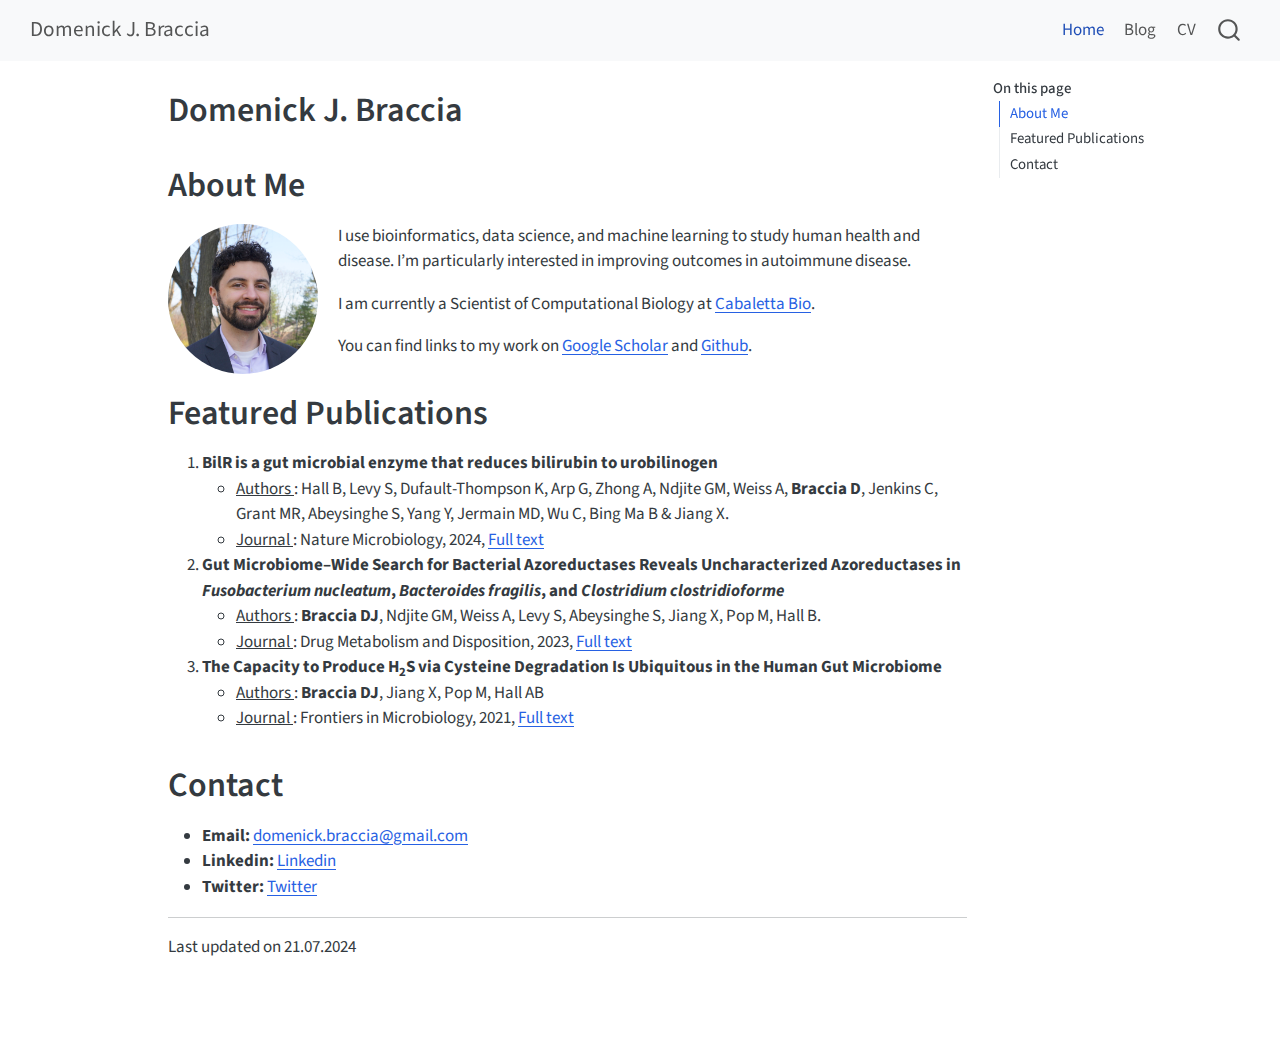
<file: docs/index.html>
<!DOCTYPE html>
<html xmlns="http://www.w3.org/1999/xhtml" lang="en" xml:lang="en"><head>

<meta charset="utf-8">
<meta name="generator" content="quarto-1.5.54">

<meta name="viewport" content="width=device-width, initial-scale=1.0, user-scalable=yes">


<title>Domenick J. Braccia</title>
<style>
code{white-space: pre-wrap;}
span.smallcaps{font-variant: small-caps;}
div.columns{display: flex; gap: min(4vw, 1.5em);}
div.column{flex: auto; overflow-x: auto;}
div.hanging-indent{margin-left: 1.5em; text-indent: -1.5em;}
ul.task-list{list-style: none;}
ul.task-list li input[type="checkbox"] {
  width: 0.8em;
  margin: 0 0.8em 0.2em -1em; /* quarto-specific, see https://github.com/quarto-dev/quarto-cli/issues/4556 */ 
  vertical-align: middle;
}
</style>


<script src="site_libs/quarto-nav/quarto-nav.js"></script>
<script src="site_libs/quarto-nav/headroom.min.js"></script>
<script src="site_libs/clipboard/clipboard.min.js"></script>
<script src="site_libs/quarto-search/autocomplete.umd.js"></script>
<script src="site_libs/quarto-search/fuse.min.js"></script>
<script src="site_libs/quarto-search/quarto-search.js"></script>
<meta name="quarto:offset" content="./">
<script src="site_libs/quarto-html/quarto.js"></script>
<script src="site_libs/quarto-html/popper.min.js"></script>
<script src="site_libs/quarto-html/tippy.umd.min.js"></script>
<script src="site_libs/quarto-html/anchor.min.js"></script>
<link href="site_libs/quarto-html/tippy.css" rel="stylesheet">
<link href="site_libs/quarto-html/quarto-syntax-highlighting.css" rel="stylesheet" id="quarto-text-highlighting-styles">
<script src="site_libs/bootstrap/bootstrap.min.js"></script>
<link href="site_libs/bootstrap/bootstrap-icons.css" rel="stylesheet">
<link href="site_libs/bootstrap/bootstrap.min.css" rel="stylesheet" id="quarto-bootstrap" data-mode="light">
<script id="quarto-search-options" type="application/json">{
  "location": "navbar",
  "copy-button": false,
  "collapse-after": 3,
  "panel-placement": "end",
  "type": "overlay",
  "limit": 50,
  "keyboard-shortcut": [
    "f",
    "/",
    "s"
  ],
  "show-item-context": false,
  "language": {
    "search-no-results-text": "No results",
    "search-matching-documents-text": "matching documents",
    "search-copy-link-title": "Copy link to search",
    "search-hide-matches-text": "Hide additional matches",
    "search-more-match-text": "more match in this document",
    "search-more-matches-text": "more matches in this document",
    "search-clear-button-title": "Clear",
    "search-text-placeholder": "",
    "search-detached-cancel-button-title": "Cancel",
    "search-submit-button-title": "Submit",
    "search-label": "Search"
  }
}</script>


<link rel="stylesheet" href="styles.css">
</head>

<body class="nav-fixed">

<div id="quarto-search-results"></div>
  <header id="quarto-header" class="headroom fixed-top">
    <nav class="navbar navbar-expand-lg " data-bs-theme="dark">
      <div class="navbar-container container-fluid">
      <div class="navbar-brand-container mx-auto">
    <a class="navbar-brand" href="./index.html">
    <span class="navbar-title">Domenick J. Braccia</span>
    </a>
  </div>
            <div id="quarto-search" class="" title="Search"></div>
          <button class="navbar-toggler" type="button" data-bs-toggle="collapse" data-bs-target="#navbarCollapse" aria-controls="navbarCollapse" role="menu" aria-expanded="false" aria-label="Toggle navigation" onclick="if (window.quartoToggleHeadroom) { window.quartoToggleHeadroom(); }">
  <span class="navbar-toggler-icon"></span>
</button>
          <div class="collapse navbar-collapse" id="navbarCollapse">
            <ul class="navbar-nav navbar-nav-scroll ms-auto">
  <li class="nav-item">
    <a class="nav-link active" href="./index.html" aria-current="page"> 
<span class="menu-text">Home</span></a>
  </li>  
  <li class="nav-item">
    <a class="nav-link" href="./posts.html"> 
<span class="menu-text">Blog</span></a>
  </li>  
  <li class="nav-item">
    <a class="nav-link" href="./cv.html"> 
<span class="menu-text">CV</span></a>
  </li>  
</ul>
          </div> <!-- /navcollapse -->
            <div class="quarto-navbar-tools">
</div>
      </div> <!-- /container-fluid -->
    </nav>
</header>
<!-- content -->
<div id="quarto-content" class="quarto-container page-columns page-rows-contents page-layout-article page-navbar">
<!-- sidebar -->
<!-- margin-sidebar -->
    <div id="quarto-margin-sidebar" class="sidebar margin-sidebar">
        <nav id="TOC" role="doc-toc" class="toc-active">
    <h2 id="toc-title">On this page</h2>
   
  <ul>
  <li><a href="#about-me" id="toc-about-me" class="nav-link active" data-scroll-target="#about-me">About Me</a></li>
  <li><a href="#featured-publications" id="toc-featured-publications" class="nav-link" data-scroll-target="#featured-publications">Featured Publications</a></li>
  <li><a href="#contact" id="toc-contact" class="nav-link" data-scroll-target="#contact">Contact</a></li>
  </ul>
</nav>
    </div>
<!-- main -->
<main class="content" id="quarto-document-content">

<header id="title-block-header" class="quarto-title-block default">
<div class="quarto-title">
<h1 class="title">Domenick J. Braccia</h1>
</div>



<div class="quarto-title-meta">

    
  
    
  </div>
  


</header>


<section id="about-me" class="level1">
<h1>About Me</h1>
<p><img src="assets/DSC08728cropped.jpg" class="profile-pic img-fluid"></p>
<p>I use bioinformatics, data science, and machine learning to study human health and disease. I’m particularly interested in improving outcomes in autoimmune disease.</p>
<p>I am currently a Scientist of Computational Biology at <a href="https://cabalettabio.com/" target="_blank">Cabaletta Bio</a>.</p>
<p>You can find links to my work on <a href="https://scholar.google.com/citations?user=ovOqiWYAAAAJ&amp;hl=en" target="_blank">Google Scholar</a> and <a href="https://github.com/dombraccia" target="_blank">Github</a>.</p>
</section>
<section id="featured-publications" class="level1">
<h1>Featured Publications</h1>
<ol type="1">
<li><strong>BilR is a gut microbial enzyme that reduces bilirubin to urobilinogen</strong>
<ul>
<li><ins>
Authors
</ins>
: Hall B, Levy S, Dufault-Thompson K, Arp G, Zhong A, Ndjite GM, Weiss A, <strong>Braccia D</strong>, Jenkins C, Grant MR, Abeysinghe S, Yang Y, Jermain MD, Wu C, Bing Ma B &amp; Jiang X.</li>
<li><ins>
Journal
</ins>
: Nature Microbiology, 2024, <a href="https://www.nature.com/articles/s41564-023-01549-x" target="_blank">Full text</a></li>
</ul></li>
<li><strong>Gut Microbiome–Wide Search for Bacterial Azoreductases Reveals Uncharacterized Azoreductases in <em>Fusobacterium nucleatum</em>, <em>Bacteroides fragilis</em>, and <em>Clostridium clostridioforme</em></strong>
<ul>
<li><ins>
Authors
</ins>
: <strong>Braccia DJ</strong>, Ndjite GM, Weiss A, Levy S, Abeysinghe S, Jiang X, Pop M, Hall B.</li>
<li><ins>
Journal
</ins>
: Drug Metabolism and Disposition, 2023, <a href="https://dmd.aspetjournals.org/content/51/1/142.abstract" target="_blank">Full text</a></li>
</ul></li>
<li><strong>The Capacity to Produce H<sub>2</sub>S via Cysteine Degradation Is Ubiquitous in the Human Gut Microbiome</strong>
<ul>
<li><ins>
Authors
</ins>
: <strong>Braccia DJ</strong>, Jiang X, Pop M, Hall AB</li>
<li><ins>
Journal
</ins>
: Frontiers in Microbiology, 2021, <a href="https://www.frontiersin.org/journals/microbiology/articles/10.3389/fmicb.2021.705583/full" target="_blank">Full text</a></li>
</ul></li>
</ol>
</section>
<section id="contact" class="level1">
<h1>Contact</h1>
<ul>
<li><strong>Email:</strong> <a href="mailto:domenick.braccia@gmail.com">domenick.braccia@gmail.com</a></li>
<li><strong>Linkedin:</strong> <a href="https://www.linkedin.com/in/dombraccia/" target="_blank">Linkedin</a></li>
<li><strong>Twitter:</strong> <a href="https://twitter.com/dombraccia" target="_blank">Twitter</a></li>
</ul>
<hr>
<p>Last updated on 21.07.2024</p>


</section>

</main> <!-- /main -->
<script id="quarto-html-after-body" type="application/javascript">
window.document.addEventListener("DOMContentLoaded", function (event) {
  const toggleBodyColorMode = (bsSheetEl) => {
    const mode = bsSheetEl.getAttribute("data-mode");
    const bodyEl = window.document.querySelector("body");
    if (mode === "dark") {
      bodyEl.classList.add("quarto-dark");
      bodyEl.classList.remove("quarto-light");
    } else {
      bodyEl.classList.add("quarto-light");
      bodyEl.classList.remove("quarto-dark");
    }
  }
  const toggleBodyColorPrimary = () => {
    const bsSheetEl = window.document.querySelector("link#quarto-bootstrap");
    if (bsSheetEl) {
      toggleBodyColorMode(bsSheetEl);
    }
  }
  toggleBodyColorPrimary();  
  const icon = "";
  const anchorJS = new window.AnchorJS();
  anchorJS.options = {
    placement: 'right',
    icon: icon
  };
  anchorJS.add('.anchored');
  const isCodeAnnotation = (el) => {
    for (const clz of el.classList) {
      if (clz.startsWith('code-annotation-')) {                     
        return true;
      }
    }
    return false;
  }
  const onCopySuccess = function(e) {
    // button target
    const button = e.trigger;
    // don't keep focus
    button.blur();
    // flash "checked"
    button.classList.add('code-copy-button-checked');
    var currentTitle = button.getAttribute("title");
    button.setAttribute("title", "Copied!");
    let tooltip;
    if (window.bootstrap) {
      button.setAttribute("data-bs-toggle", "tooltip");
      button.setAttribute("data-bs-placement", "left");
      button.setAttribute("data-bs-title", "Copied!");
      tooltip = new bootstrap.Tooltip(button, 
        { trigger: "manual", 
          customClass: "code-copy-button-tooltip",
          offset: [0, -8]});
      tooltip.show();    
    }
    setTimeout(function() {
      if (tooltip) {
        tooltip.hide();
        button.removeAttribute("data-bs-title");
        button.removeAttribute("data-bs-toggle");
        button.removeAttribute("data-bs-placement");
      }
      button.setAttribute("title", currentTitle);
      button.classList.remove('code-copy-button-checked');
    }, 1000);
    // clear code selection
    e.clearSelection();
  }
  const getTextToCopy = function(trigger) {
      const codeEl = trigger.previousElementSibling.cloneNode(true);
      for (const childEl of codeEl.children) {
        if (isCodeAnnotation(childEl)) {
          childEl.remove();
        }
      }
      return codeEl.innerText;
  }
  const clipboard = new window.ClipboardJS('.code-copy-button:not([data-in-quarto-modal])', {
    text: getTextToCopy
  });
  clipboard.on('success', onCopySuccess);
  if (window.document.getElementById('quarto-embedded-source-code-modal')) {
    // For code content inside modals, clipBoardJS needs to be initialized with a container option
    // TODO: Check when it could be a function (https://github.com/zenorocha/clipboard.js/issues/860)
    const clipboardModal = new window.ClipboardJS('.code-copy-button[data-in-quarto-modal]', {
      text: getTextToCopy,
      container: window.document.getElementById('quarto-embedded-source-code-modal')
    });
    clipboardModal.on('success', onCopySuccess);
  }
    var localhostRegex = new RegExp(/^(?:http|https):\/\/localhost\:?[0-9]*\//);
    var mailtoRegex = new RegExp(/^mailto:/);
      var filterRegex = new RegExp("https:\/\/dbraccia\.com");
    var isInternal = (href) => {
        return filterRegex.test(href) || localhostRegex.test(href) || mailtoRegex.test(href);
    }
    // Inspect non-navigation links and adorn them if external
 	var links = window.document.querySelectorAll('a[href]:not(.nav-link):not(.navbar-brand):not(.toc-action):not(.sidebar-link):not(.sidebar-item-toggle):not(.pagination-link):not(.no-external):not([aria-hidden]):not(.dropdown-item):not(.quarto-navigation-tool):not(.about-link)');
    for (var i=0; i<links.length; i++) {
      const link = links[i];
      if (!isInternal(link.href)) {
        // undo the damage that might have been done by quarto-nav.js in the case of
        // links that we want to consider external
        if (link.dataset.originalHref !== undefined) {
          link.href = link.dataset.originalHref;
        }
      }
    }
  function tippyHover(el, contentFn, onTriggerFn, onUntriggerFn) {
    const config = {
      allowHTML: true,
      maxWidth: 500,
      delay: 100,
      arrow: false,
      appendTo: function(el) {
          return el.parentElement;
      },
      interactive: true,
      interactiveBorder: 10,
      theme: 'quarto',
      placement: 'bottom-start',
    };
    if (contentFn) {
      config.content = contentFn;
    }
    if (onTriggerFn) {
      config.onTrigger = onTriggerFn;
    }
    if (onUntriggerFn) {
      config.onUntrigger = onUntriggerFn;
    }
    window.tippy(el, config); 
  }
  const noterefs = window.document.querySelectorAll('a[role="doc-noteref"]');
  for (var i=0; i<noterefs.length; i++) {
    const ref = noterefs[i];
    tippyHover(ref, function() {
      // use id or data attribute instead here
      let href = ref.getAttribute('data-footnote-href') || ref.getAttribute('href');
      try { href = new URL(href).hash; } catch {}
      const id = href.replace(/^#\/?/, "");
      const note = window.document.getElementById(id);
      if (note) {
        return note.innerHTML;
      } else {
        return "";
      }
    });
  }
  const xrefs = window.document.querySelectorAll('a.quarto-xref');
  const processXRef = (id, note) => {
    // Strip column container classes
    const stripColumnClz = (el) => {
      el.classList.remove("page-full", "page-columns");
      if (el.children) {
        for (const child of el.children) {
          stripColumnClz(child);
        }
      }
    }
    stripColumnClz(note)
    if (id === null || id.startsWith('sec-')) {
      // Special case sections, only their first couple elements
      const container = document.createElement("div");
      if (note.children && note.children.length > 2) {
        container.appendChild(note.children[0].cloneNode(true));
        for (let i = 1; i < note.children.length; i++) {
          const child = note.children[i];
          if (child.tagName === "P" && child.innerText === "") {
            continue;
          } else {
            container.appendChild(child.cloneNode(true));
            break;
          }
        }
        if (window.Quarto?.typesetMath) {
          window.Quarto.typesetMath(container);
        }
        return container.innerHTML
      } else {
        if (window.Quarto?.typesetMath) {
          window.Quarto.typesetMath(note);
        }
        return note.innerHTML;
      }
    } else {
      // Remove any anchor links if they are present
      const anchorLink = note.querySelector('a.anchorjs-link');
      if (anchorLink) {
        anchorLink.remove();
      }
      if (window.Quarto?.typesetMath) {
        window.Quarto.typesetMath(note);
      }
      // TODO in 1.5, we should make sure this works without a callout special case
      if (note.classList.contains("callout")) {
        return note.outerHTML;
      } else {
        return note.innerHTML;
      }
    }
  }
  for (var i=0; i<xrefs.length; i++) {
    const xref = xrefs[i];
    tippyHover(xref, undefined, function(instance) {
      instance.disable();
      let url = xref.getAttribute('href');
      let hash = undefined; 
      if (url.startsWith('#')) {
        hash = url;
      } else {
        try { hash = new URL(url).hash; } catch {}
      }
      if (hash) {
        const id = hash.replace(/^#\/?/, "");
        const note = window.document.getElementById(id);
        if (note !== null) {
          try {
            const html = processXRef(id, note.cloneNode(true));
            instance.setContent(html);
          } finally {
            instance.enable();
            instance.show();
          }
        } else {
          // See if we can fetch this
          fetch(url.split('#')[0])
          .then(res => res.text())
          .then(html => {
            const parser = new DOMParser();
            const htmlDoc = parser.parseFromString(html, "text/html");
            const note = htmlDoc.getElementById(id);
            if (note !== null) {
              const html = processXRef(id, note);
              instance.setContent(html);
            } 
          }).finally(() => {
            instance.enable();
            instance.show();
          });
        }
      } else {
        // See if we can fetch a full url (with no hash to target)
        // This is a special case and we should probably do some content thinning / targeting
        fetch(url)
        .then(res => res.text())
        .then(html => {
          const parser = new DOMParser();
          const htmlDoc = parser.parseFromString(html, "text/html");
          const note = htmlDoc.querySelector('main.content');
          if (note !== null) {
            // This should only happen for chapter cross references
            // (since there is no id in the URL)
            // remove the first header
            if (note.children.length > 0 && note.children[0].tagName === "HEADER") {
              note.children[0].remove();
            }
            const html = processXRef(null, note);
            instance.setContent(html);
          } 
        }).finally(() => {
          instance.enable();
          instance.show();
        });
      }
    }, function(instance) {
    });
  }
      let selectedAnnoteEl;
      const selectorForAnnotation = ( cell, annotation) => {
        let cellAttr = 'data-code-cell="' + cell + '"';
        let lineAttr = 'data-code-annotation="' +  annotation + '"';
        const selector = 'span[' + cellAttr + '][' + lineAttr + ']';
        return selector;
      }
      const selectCodeLines = (annoteEl) => {
        const doc = window.document;
        const targetCell = annoteEl.getAttribute("data-target-cell");
        const targetAnnotation = annoteEl.getAttribute("data-target-annotation");
        const annoteSpan = window.document.querySelector(selectorForAnnotation(targetCell, targetAnnotation));
        const lines = annoteSpan.getAttribute("data-code-lines").split(",");
        const lineIds = lines.map((line) => {
          return targetCell + "-" + line;
        })
        let top = null;
        let height = null;
        let parent = null;
        if (lineIds.length > 0) {
            //compute the position of the single el (top and bottom and make a div)
            const el = window.document.getElementById(lineIds[0]);
            top = el.offsetTop;
            height = el.offsetHeight;
            parent = el.parentElement.parentElement;
          if (lineIds.length > 1) {
            const lastEl = window.document.getElementById(lineIds[lineIds.length - 1]);
            const bottom = lastEl.offsetTop + lastEl.offsetHeight;
            height = bottom - top;
          }
          if (top !== null && height !== null && parent !== null) {
            // cook up a div (if necessary) and position it 
            let div = window.document.getElementById("code-annotation-line-highlight");
            if (div === null) {
              div = window.document.createElement("div");
              div.setAttribute("id", "code-annotation-line-highlight");
              div.style.position = 'absolute';
              parent.appendChild(div);
            }
            div.style.top = top - 2 + "px";
            div.style.height = height + 4 + "px";
            div.style.left = 0;
            let gutterDiv = window.document.getElementById("code-annotation-line-highlight-gutter");
            if (gutterDiv === null) {
              gutterDiv = window.document.createElement("div");
              gutterDiv.setAttribute("id", "code-annotation-line-highlight-gutter");
              gutterDiv.style.position = 'absolute';
              const codeCell = window.document.getElementById(targetCell);
              const gutter = codeCell.querySelector('.code-annotation-gutter');
              gutter.appendChild(gutterDiv);
            }
            gutterDiv.style.top = top - 2 + "px";
            gutterDiv.style.height = height + 4 + "px";
          }
          selectedAnnoteEl = annoteEl;
        }
      };
      const unselectCodeLines = () => {
        const elementsIds = ["code-annotation-line-highlight", "code-annotation-line-highlight-gutter"];
        elementsIds.forEach((elId) => {
          const div = window.document.getElementById(elId);
          if (div) {
            div.remove();
          }
        });
        selectedAnnoteEl = undefined;
      };
        // Handle positioning of the toggle
    window.addEventListener(
      "resize",
      throttle(() => {
        elRect = undefined;
        if (selectedAnnoteEl) {
          selectCodeLines(selectedAnnoteEl);
        }
      }, 10)
    );
    function throttle(fn, ms) {
    let throttle = false;
    let timer;
      return (...args) => {
        if(!throttle) { // first call gets through
            fn.apply(this, args);
            throttle = true;
        } else { // all the others get throttled
            if(timer) clearTimeout(timer); // cancel #2
            timer = setTimeout(() => {
              fn.apply(this, args);
              timer = throttle = false;
            }, ms);
        }
      };
    }
      // Attach click handler to the DT
      const annoteDls = window.document.querySelectorAll('dt[data-target-cell]');
      for (const annoteDlNode of annoteDls) {
        annoteDlNode.addEventListener('click', (event) => {
          const clickedEl = event.target;
          if (clickedEl !== selectedAnnoteEl) {
            unselectCodeLines();
            const activeEl = window.document.querySelector('dt[data-target-cell].code-annotation-active');
            if (activeEl) {
              activeEl.classList.remove('code-annotation-active');
            }
            selectCodeLines(clickedEl);
            clickedEl.classList.add('code-annotation-active');
          } else {
            // Unselect the line
            unselectCodeLines();
            clickedEl.classList.remove('code-annotation-active');
          }
        });
      }
  const findCites = (el) => {
    const parentEl = el.parentElement;
    if (parentEl) {
      const cites = parentEl.dataset.cites;
      if (cites) {
        return {
          el,
          cites: cites.split(' ')
        };
      } else {
        return findCites(el.parentElement)
      }
    } else {
      return undefined;
    }
  };
  var bibliorefs = window.document.querySelectorAll('a[role="doc-biblioref"]');
  for (var i=0; i<bibliorefs.length; i++) {
    const ref = bibliorefs[i];
    const citeInfo = findCites(ref);
    if (citeInfo) {
      tippyHover(citeInfo.el, function() {
        var popup = window.document.createElement('div');
        citeInfo.cites.forEach(function(cite) {
          var citeDiv = window.document.createElement('div');
          citeDiv.classList.add('hanging-indent');
          citeDiv.classList.add('csl-entry');
          var biblioDiv = window.document.getElementById('ref-' + cite);
          if (biblioDiv) {
            citeDiv.innerHTML = biblioDiv.innerHTML;
          }
          popup.appendChild(citeDiv);
        });
        return popup.innerHTML;
      });
    }
  }
});
</script>
</div> <!-- /content -->




</body></html>
</file>
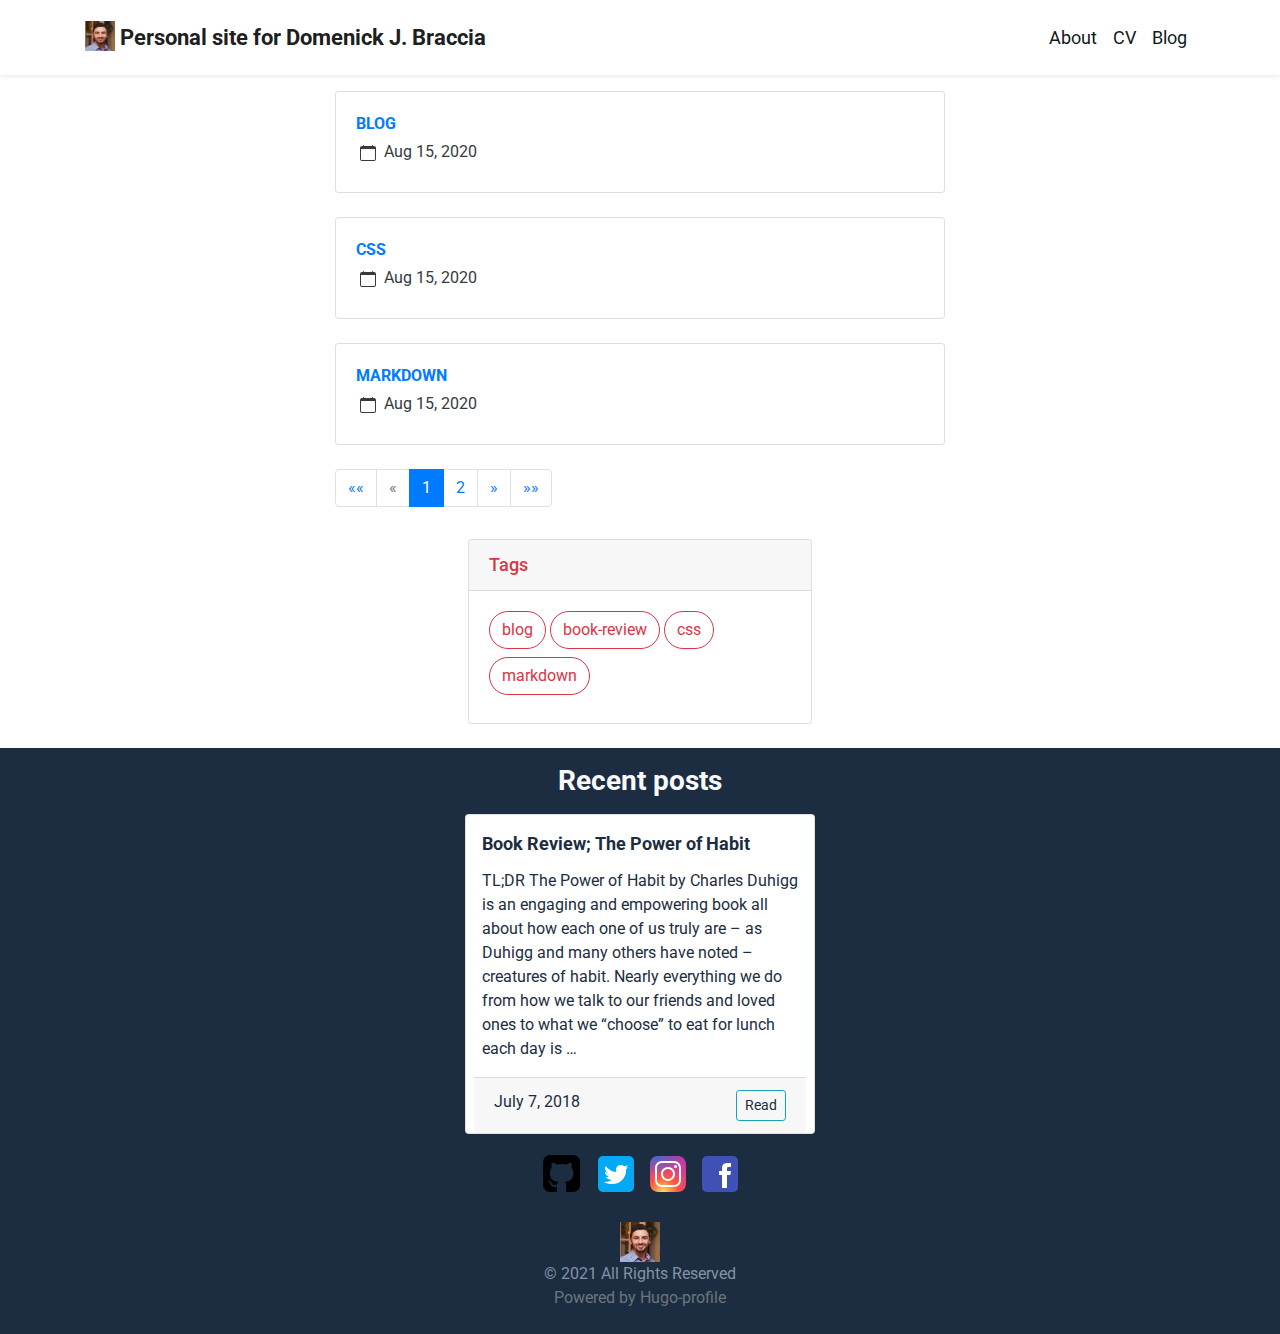
<file: tags/index.html>
<!DOCTYPE html>
<html lang="en">

<head><meta charset="UTF-8">
<meta name="viewport" content="width=device-width, initial-scale=1.0">
<meta http-equiv="X-UA-Compatible" content="ie=edge">
<link rel="icon" href="/images/me.jpg" type="image/gif">


<link rel="stylesheet" href="/css/bootstrap.min.css" media="all">
<link rel="stylesheet" href="/css/all.min.css" media="all">
<link rel="stylesheet" href="/css/fontawesome.min.css" media="all">
<link rel="stylesheet" href="/css/index.css" media="all">
<meta name="description" content="blog of Personal site for Domenick J. Braccia" />

<link rel="preconnect" href="https://fonts.gstatic.com">
<link href="https://fonts.googleapis.com/css2?family=Roboto:ital,wght@0,400;0,500;1,400&display=swap" rel="stylesheet"
  media="all">
<title>Tags</title>

</head>

<body class="bg-white"><nav class="navbar navbar-expand-lg navbar-light shadow-sm bg-gradient-primary">
	<div class="container">
		<a class="navbar-brand font-weight-bold" href="/">
			
			<img src="/images/me.jpg" width="30" height="30" class="d-inline-block align-top"
				alt="Personal site for Domenick J. Braccia">
			Personal site for Domenick J. Braccia
			
		</a>
		<button class="navbar-toggler border-0" type="button" data-toggle="collapse" data-target="#navbarNavDropdown"
			aria-controls="navbarNavDropdown" aria-expanded="false" aria-label="Toggle navigation">
			<span class="navbar-toggler-icon"></span>
		</button>

		<div class="collapse navbar-collapse" id="navbarNavDropdown">
			<ul class="navbar-nav ml-auto text-center">
				<li class="nav-item navbar-text">
					<a class="nav-link" href="/#" aria-label="about">About</a>
				</li>

				
				<li class="nav-item  navbar-text">
					<a class="nav-link" href="/CV" aria-label="CV">CV</a>
				</li>
				
				<li class="nav-item  navbar-text">
					<a class="nav-link" href="/blog" aria-label="Blog">Blog</a>
				</li>
				
			</ul>
		</div>
	</div>
</nav>
<section>
  <div class="container-fluid">
    <div class="row pt-3 justify-content-center">
      <div class="col-lg-6 col-md-6">
        
        <div class="mb-4">
          <div class="card border-bottom-primary pb-2">
            
            <a class="text-decoration-none" href="https://dbraccia.com/tags/blog/">
              <div class="card-body">
                <div class="text-xs font-weight-bold text-primary text-uppercase mb-1">blog</div>
                
                <div class="text-dark">
                  <span class="px-1">
                    <svg width="1em" height="1em" viewBox="0 0 16 16" class="bi bi-calendar" fill="currentColor"
                      xmlns="http://www.w3.org/2000/svg">
                      <path fill-rule="evenodd"
                        d="M1 4v10a1 1 0 0 0 1 1h12a1 1 0 0 0 1-1V4H1zm1-3a2 2 0 0 0-2 2v11a2 2 0 0 0 2 2h12a2 2 0 0 0 2-2V3a2 2 0 0 0-2-2H2z" />
                      <path fill-rule="evenodd"
                        d="M3.5 0a.5.5 0 0 1 .5.5V1a.5.5 0 0 1-1 0V.5a.5.5 0 0 1 .5-.5zm9 0a.5.5 0 0 1 .5.5V1a.5.5 0 0 1-1 0V.5a.5.5 0 0 1 .5-.5z" />
                    </svg>
                  </span>
                  Aug 15, 2020
                  
                </div>
              </div>
            </a>
          </div>
        </div>
        
        <div class="mb-4">
          <div class="card border-bottom-primary pb-2">
            
            <a class="text-decoration-none" href="https://dbraccia.com/tags/css/">
              <div class="card-body">
                <div class="text-xs font-weight-bold text-primary text-uppercase mb-1">css</div>
                
                <div class="text-dark">
                  <span class="px-1">
                    <svg width="1em" height="1em" viewBox="0 0 16 16" class="bi bi-calendar" fill="currentColor"
                      xmlns="http://www.w3.org/2000/svg">
                      <path fill-rule="evenodd"
                        d="M1 4v10a1 1 0 0 0 1 1h12a1 1 0 0 0 1-1V4H1zm1-3a2 2 0 0 0-2 2v11a2 2 0 0 0 2 2h12a2 2 0 0 0 2-2V3a2 2 0 0 0-2-2H2z" />
                      <path fill-rule="evenodd"
                        d="M3.5 0a.5.5 0 0 1 .5.5V1a.5.5 0 0 1-1 0V.5a.5.5 0 0 1 .5-.5zm9 0a.5.5 0 0 1 .5.5V1a.5.5 0 0 1-1 0V.5a.5.5 0 0 1 .5-.5z" />
                    </svg>
                  </span>
                  Aug 15, 2020
                  
                </div>
              </div>
            </a>
          </div>
        </div>
        
        <div class="mb-4">
          <div class="card border-bottom-primary pb-2">
            
            <a class="text-decoration-none" href="https://dbraccia.com/tags/markdown/">
              <div class="card-body">
                <div class="text-xs font-weight-bold text-primary text-uppercase mb-1">markdown</div>
                
                <div class="text-dark">
                  <span class="px-1">
                    <svg width="1em" height="1em" viewBox="0 0 16 16" class="bi bi-calendar" fill="currentColor"
                      xmlns="http://www.w3.org/2000/svg">
                      <path fill-rule="evenodd"
                        d="M1 4v10a1 1 0 0 0 1 1h12a1 1 0 0 0 1-1V4H1zm1-3a2 2 0 0 0-2 2v11a2 2 0 0 0 2 2h12a2 2 0 0 0 2-2V3a2 2 0 0 0-2-2H2z" />
                      <path fill-rule="evenodd"
                        d="M3.5 0a.5.5 0 0 1 .5.5V1a.5.5 0 0 1-1 0V.5a.5.5 0 0 1 .5-.5zm9 0a.5.5 0 0 1 .5.5V1a.5.5 0 0 1-1 0V.5a.5.5 0 0 1 .5-.5z" />
                    </svg>
                  </span>
                  Aug 15, 2020
                  
                </div>
              </div>
            </a>
          </div>
        </div>
        
        
<ul class="pagination">
  <li class="page-item">
    <a href="/tags/" class="page-link" aria-label="First"><span aria-hidden="true">&laquo;&laquo;</span></a>
  </li>
  <li class="page-item disabled">
    <a  class="page-link" aria-label="Previous"><span aria-hidden="true">&laquo;</span></a>
  </li>
  <li class="page-item active">
    <a class="page-link" href="/tags/">1</a>
  </li>
  <li class="page-item">
    <a class="page-link" href="/tags/page/2/">2</a>
  </li>
  <li class="page-item">
    <a href="/tags/page/2/" class="page-link" aria-label="Next"><span aria-hidden="true">&raquo;</span></a>
  </li>
  <li class="page-item">
    <a href="/tags/page/2/" class="page-link" aria-label="Last"><span aria-hidden="true">&raquo;&raquo;</span></a>
  </li>
</ul>


        <div class="row justify-content-center pt-3">
          <div class="col-lg-7 col-md-7">
            <div class=" mb-4">
              <div class="card p-0">
                <h5 class="card-header m-0 btn-outline-danger">Tags</h5>
                <div class=" card-body">
                  
                  
                  <a href="/tags/blog/" class="btn btn-outline-danger rounded-pill mb-2">blog</a>
                  
                  
                  
                  <a href="/tags/book-review/" class="btn btn-outline-danger rounded-pill mb-2">book-review</a>
                  
                  
                  
                  <a href="/tags/css/" class="btn btn-outline-danger rounded-pill mb-2">css</a>
                  
                  
                  
                  <a href="/tags/markdown/" class="btn btn-outline-danger rounded-pill mb-2">markdown</a>
                  
                  
                </div>
              </div>
            </div>
          </div>
        </div>
      </div>
    </div>
  </div>
</section>
<footer>
    
    <div class="news container py-3">
        <div class="h3 text-center text-light font-weight-bold">Recent posts</div>
        <div class="row justify-content-center">
            
            <div class="col-lg-4 col-md-6 pt-2">
                <a href="/blog/power-of-habit_book-review/" class="post-card-link">
                    <div class="card px-2">
                        <div class="card-head py-3">
                            <h5 class="card-title font-weight-bold px-2">Book Review; The Power of Habit</h5>
                            <p class="card-text px-2"> TL;DR The Power of Habit by Charles Duhigg is an engaging and empowering book all about how each one of us truly are – as Duhigg and many others have noted – creatures of habit. Nearly everything we do from how we talk to our friends and loved ones to what we “choose” to eat for lunch each day is …</p>
                        </div>
                        <div class="card-footer">
                            <span class="float-left">July 7, 2018</span>
                            <a href="/blog/power-of-habit_book-review/" class="float-right btn btn-outline-info btn-sm">Read</a>
                        </div>
                    </div>
                </a>
            </div>
            
        </div>
    </div>
    <div class="text-center">
        
        <span class="px-1">
            <a class="text-dark" href="https://github.com/dombraccia" aria-label="github">
                <svg xmlns="http://www.w3.org/2000/svg" width="2.7em" height="2.7em" viewBox="0 0 1792 1792">
                    <path
                        d="M522 1352q-8 9-20-3-13-11-4-19 8-9 20 3 12 11 4 19zm-42-61q9 12 0 19-8 6-17-7t0-18q9-7 17 6zm-61-60q-5 7-13 2-10-5-7-12 3-5 13-2 10 5 7 12zm31 34q-6 7-16-3-9-11-2-16 6-6 16 3 9 11 2 16zm129 112q-4 12-19 6-17-4-13-15t19-7q16 5 13 16zm63 5q0 11-16 11-17 2-17-11 0-11 16-11 17-2 17 11zm58-10q2 10-14 14t-18-8 14-15q16-2 18 9zm964-956v960q0 119-84.5 203.5t-203.5 84.5h-224q-16 0-24.5-1t-19.5-5-16-14.5-5-27.5v-239q0-97-52-142 57-6 102.5-18t94-39 81-66.5 53-105 20.5-150.5q0-121-79-206 37-91-8-204-28-9-81 11t-92 44l-38 24q-93-26-192-26t-192 26q-16-11-42.5-27t-83.5-38.5-86-13.5q-44 113-7 204-79 85-79 206 0 85 20.5 150t52.5 105 80.5 67 94 39 102.5 18q-40 36-49 103-21 10-45 15t-57 5-65.5-21.5-55.5-62.5q-19-32-48.5-52t-49.5-24l-20-3q-21 0-29 4.5t-5 11.5 9 14 13 12l7 5q22 10 43.5 38t31.5 51l10 23q13 38 44 61.5t67 30 69.5 7 55.5-3.5l23-4q0 38 .5 103t.5 68q0 22-11 33.5t-22 13-33 1.5h-224q-119 0-203.5-84.5t-84.5-203.5v-960q0-119 84.5-203.5t203.5-84.5h960q119 0 203.5 84.5t84.5 203.5z" />

                    <metadata>
                        <rdf:RDF xmlns:rdf="http://www.w3.org/1999/02/22-rdf-syntax-ns#"
                            xmlns:rdfs="http://www.w3.org/2000/01/rdf-schema#"
                            xmlns:dc="http://purl.org/dc/elements/1.1/">
                            <rdf:Description about="https://iconscout.com/legal#licenses"
                                dc:title="Github, Online, Project, Hosting, Square"
                                dc:description="Github, Online, Project, Hosting, Square" dc:publisher="Iconscout"
                                dc:date="2016-12-14" dc:format="image/svg+xml" dc:language="en">
                                <dc:creator>
                                    <rdf:Bag>
                                        <rdf:li>Font Awesome</rdf:li>
                                    </rdf:Bag>
                                </dc:creator>
                            </rdf:Description>
                        </rdf:RDF>
                    </metadata>
                </svg>
            </a>
        </span>
        

        

        
        <a class="text-info" href="https://twitter.com/dombraccia" aria-label="twitter">
            <svg xmlns="http://www.w3.org/2000/svg" viewBox="0 0 48 48" width="48px" height="48px">
                <path fill="#03a9f4"
                    d="M42,37c0,2.762-2.239,5-5,5H11c-2.762,0-5-2.238-5-5V11c0-2.762,2.238-5,5-5h26c2.761,0,5,2.238,5,5 V37z" />
                <path fill="#fff"
                    d="M36,17.12c-0.882,0.391-1.999,0.758-3,0.88c1.018-0.604,2.633-1.862,3-3 c-0.951,0.559-2.671,1.156-3.793,1.372C31.311,15.422,30.033,15,28.617,15C25.897,15,24,17.305,24,20v2c-4,0-7.9-3.047-10.327-6 c-0.427,0.721-0.667,1.565-0.667,2.457c0,1.819,1.671,3.665,2.994,4.543c-0.807-0.025-2.335-0.641-3-1c0,0.016,0,0.036,0,0.057 c0,2.367,1.661,3.974,3.912,4.422C16.501,26.592,16,27,14.072,27c0.626,1.935,3.773,2.958,5.928,3c-1.686,1.307-4.692,2-7,2 c-0.399,0-0.615,0.022-1-0.023C14.178,33.357,17.22,34,20,34c9.057,0,14-6.918,14-13.37c0-0.212-0.007-0.922-0.018-1.13 C34.95,18.818,35.342,18.104,36,17.12" />
            </svg>
        </a>
        

        
        <a class="text-danger" href="https://instagram.com" aria-label="instagram">
            <svg xmlns="http://www.w3.org/2000/svg" viewBox="0 0 48 48" width="48px" height="48px">
                <radialGradient id="yOrnnhliCrdS2gy~4tD8ma" cx="19.38" cy="42.035" r="44.899"
                    gradientUnits="userSpaceOnUse">
                    <stop offset="0" stop-color="#fd5" />
                    <stop offset=".328" stop-color="#ff543f" />
                    <stop offset=".348" stop-color="#fc5245" />
                    <stop offset=".504" stop-color="#e64771" />
                    <stop offset=".643" stop-color="#d53e91" />
                    <stop offset=".761" stop-color="#cc39a4" />
                    <stop offset=".841" stop-color="#c837ab" />
                </radialGradient>
                <path fill="url(#yOrnnhliCrdS2gy~4tD8ma)"
                    d="M34.017,41.99l-20,0.019c-4.4,0.004-8.003-3.592-8.008-7.992l-0.019-20	c-0.004-4.4,3.592-8.003,7.992-8.008l20-0.019c4.4-0.004,8.003,3.592,8.008,7.992l0.019,20	C42.014,38.383,38.417,41.986,34.017,41.99z" />
                <radialGradient id="yOrnnhliCrdS2gy~4tD8mb" cx="11.786" cy="5.54" r="29.813"
                    gradientTransform="matrix(1 0 0 .6663 0 1.849)" gradientUnits="userSpaceOnUse">
                    <stop offset="0" stop-color="#4168c9" />
                    <stop offset=".999" stop-color="#4168c9" stop-opacity="0" />
                </radialGradient>
                <path fill="url(#yOrnnhliCrdS2gy~4tD8mb)"
                    d="M34.017,41.99l-20,0.019c-4.4,0.004-8.003-3.592-8.008-7.992l-0.019-20	c-0.004-4.4,3.592-8.003,7.992-8.008l20-0.019c4.4-0.004,8.003,3.592,8.008,7.992l0.019,20	C42.014,38.383,38.417,41.986,34.017,41.99z" />
                <path fill="#fff"
                    d="M24,31c-3.859,0-7-3.14-7-7s3.141-7,7-7s7,3.14,7,7S27.859,31,24,31z M24,19c-2.757,0-5,2.243-5,5	s2.243,5,5,5s5-2.243,5-5S26.757,19,24,19z" />
                <circle cx="31.5" cy="16.5" r="1.5" fill="#fff" />
                <path fill="#fff"
                    d="M30,37H18c-3.859,0-7-3.14-7-7V18c0-3.86,3.141-7,7-7h12c3.859,0,7,3.14,7,7v12	C37,33.86,33.859,37,30,37z M18,13c-2.757,0-5,2.243-5,5v12c0,2.757,2.243,5,5,5h12c2.757,0,5-2.243,5-5V18c0-2.757-2.243-5-5-5H18z" />
            </svg>
        </a>
        

        
        <a class="text-info" href="https://facebook.com" aria-label="facebook">
            <svg xmlns="http://www.w3.org/2000/svg" viewBox="0 0 48 48" width="48px" height="48px">
                <path fill="#3F51B5"
                    d="M42,37c0,2.762-2.238,5-5,5H11c-2.761,0-5-2.238-5-5V11c0-2.762,2.239-5,5-5h26c2.762,0,5,2.238,5,5V37z" />
                <path fill="#FFF"
                    d="M34.368,25H31v13h-5V25h-3v-4h3v-2.41c0.002-3.508,1.459-5.59,5.592-5.59H35v4h-2.287C31.104,17,31,17.6,31,18.723V21h4L34.368,25z" />
            </svg>
        </a>
        
    </div>
    <div class="container bg-transparent py-4">
        <div class="row justify-content-center">
            <div class="col-md-4 text-center order-2 order-lg-1 order-md-1">
                <div>
                    <a href="https://dbraccia.com/">
                        <img alt="Footer logo" src="/images/me.jpg"
                            height="40px" width="40px">
                    </a>
                </div>
                &copy; 2021 All Rights Reserved
                <div class="text-secondary">
                    Powered by
                    <a class="text-secondary" href="https://github.com/gurusabarish/hugo-profile">Hugo-profile</a>
                </div>
            </div>
        </div>
    </div>
</footer>
<script src="/js/jquery.slim.min.js"></script>
<script src="/js/bootstrap.min.js"></script></body>

</html>
</file>
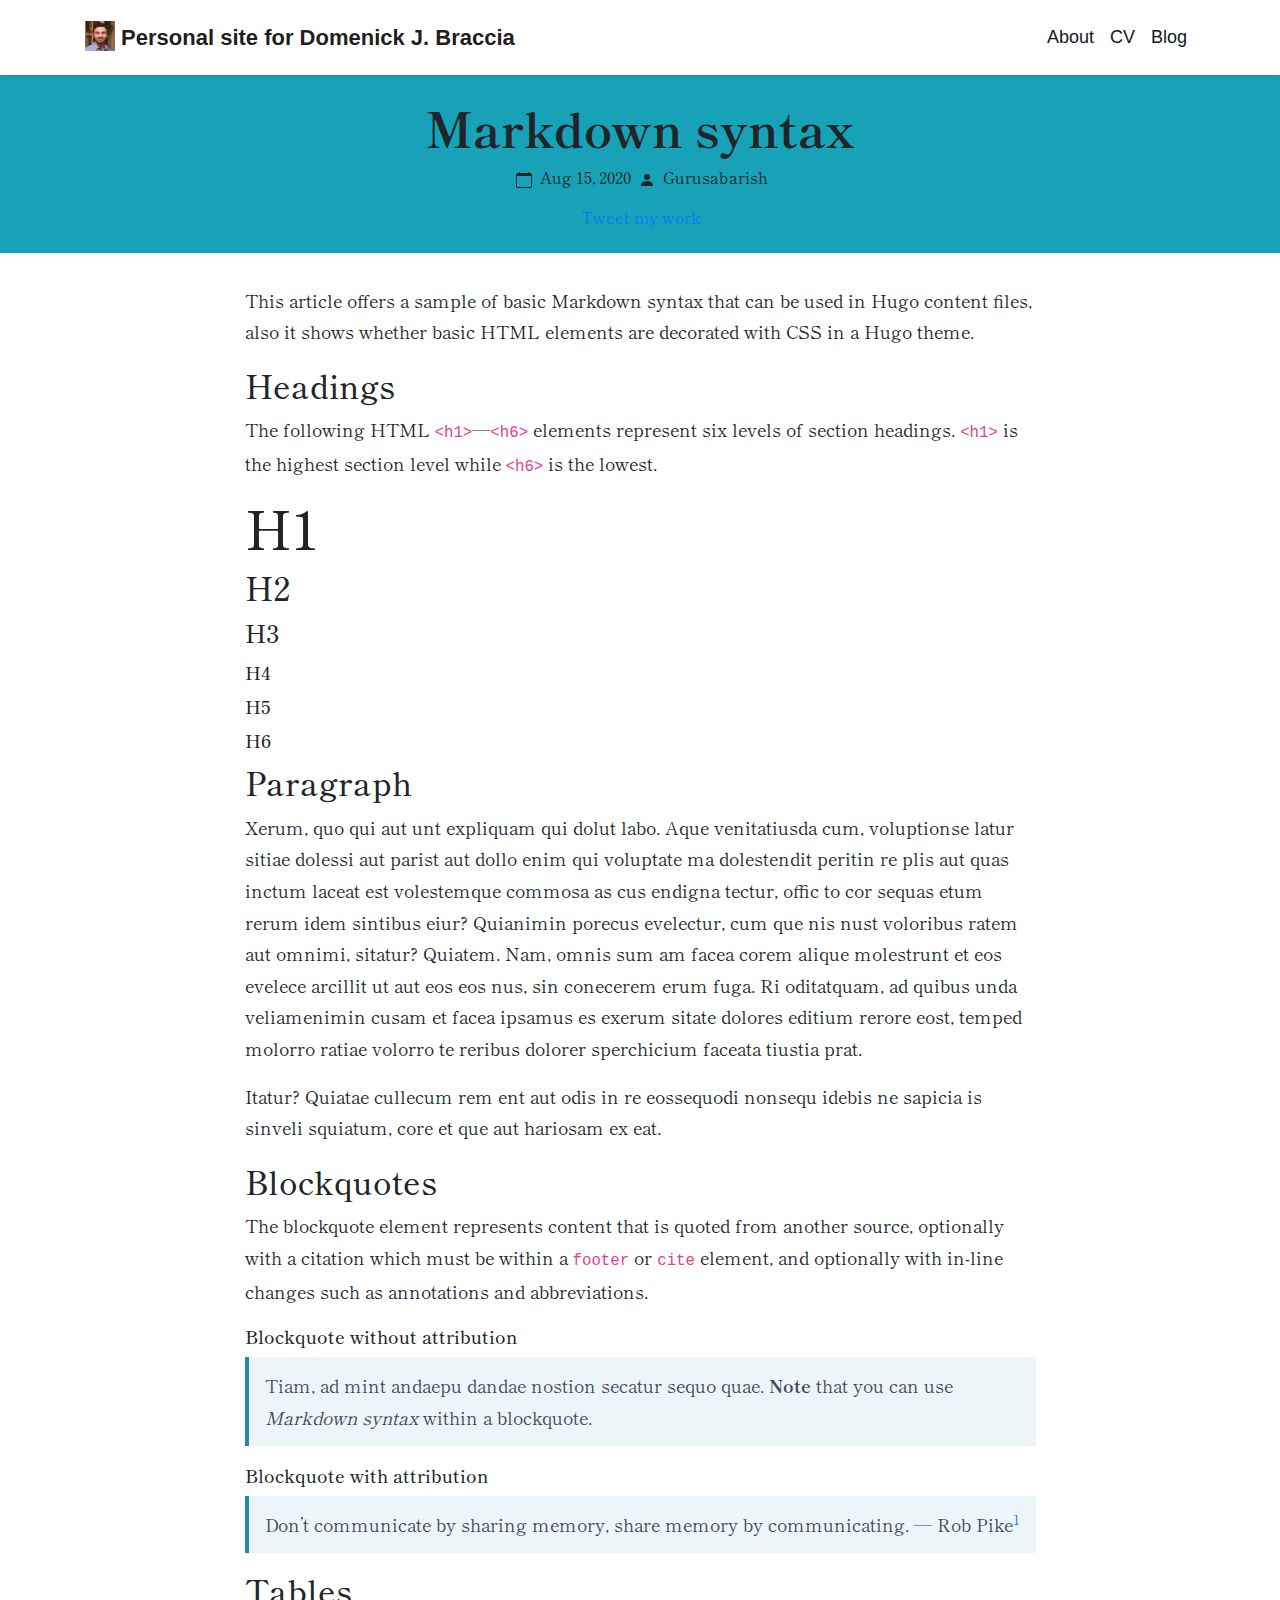
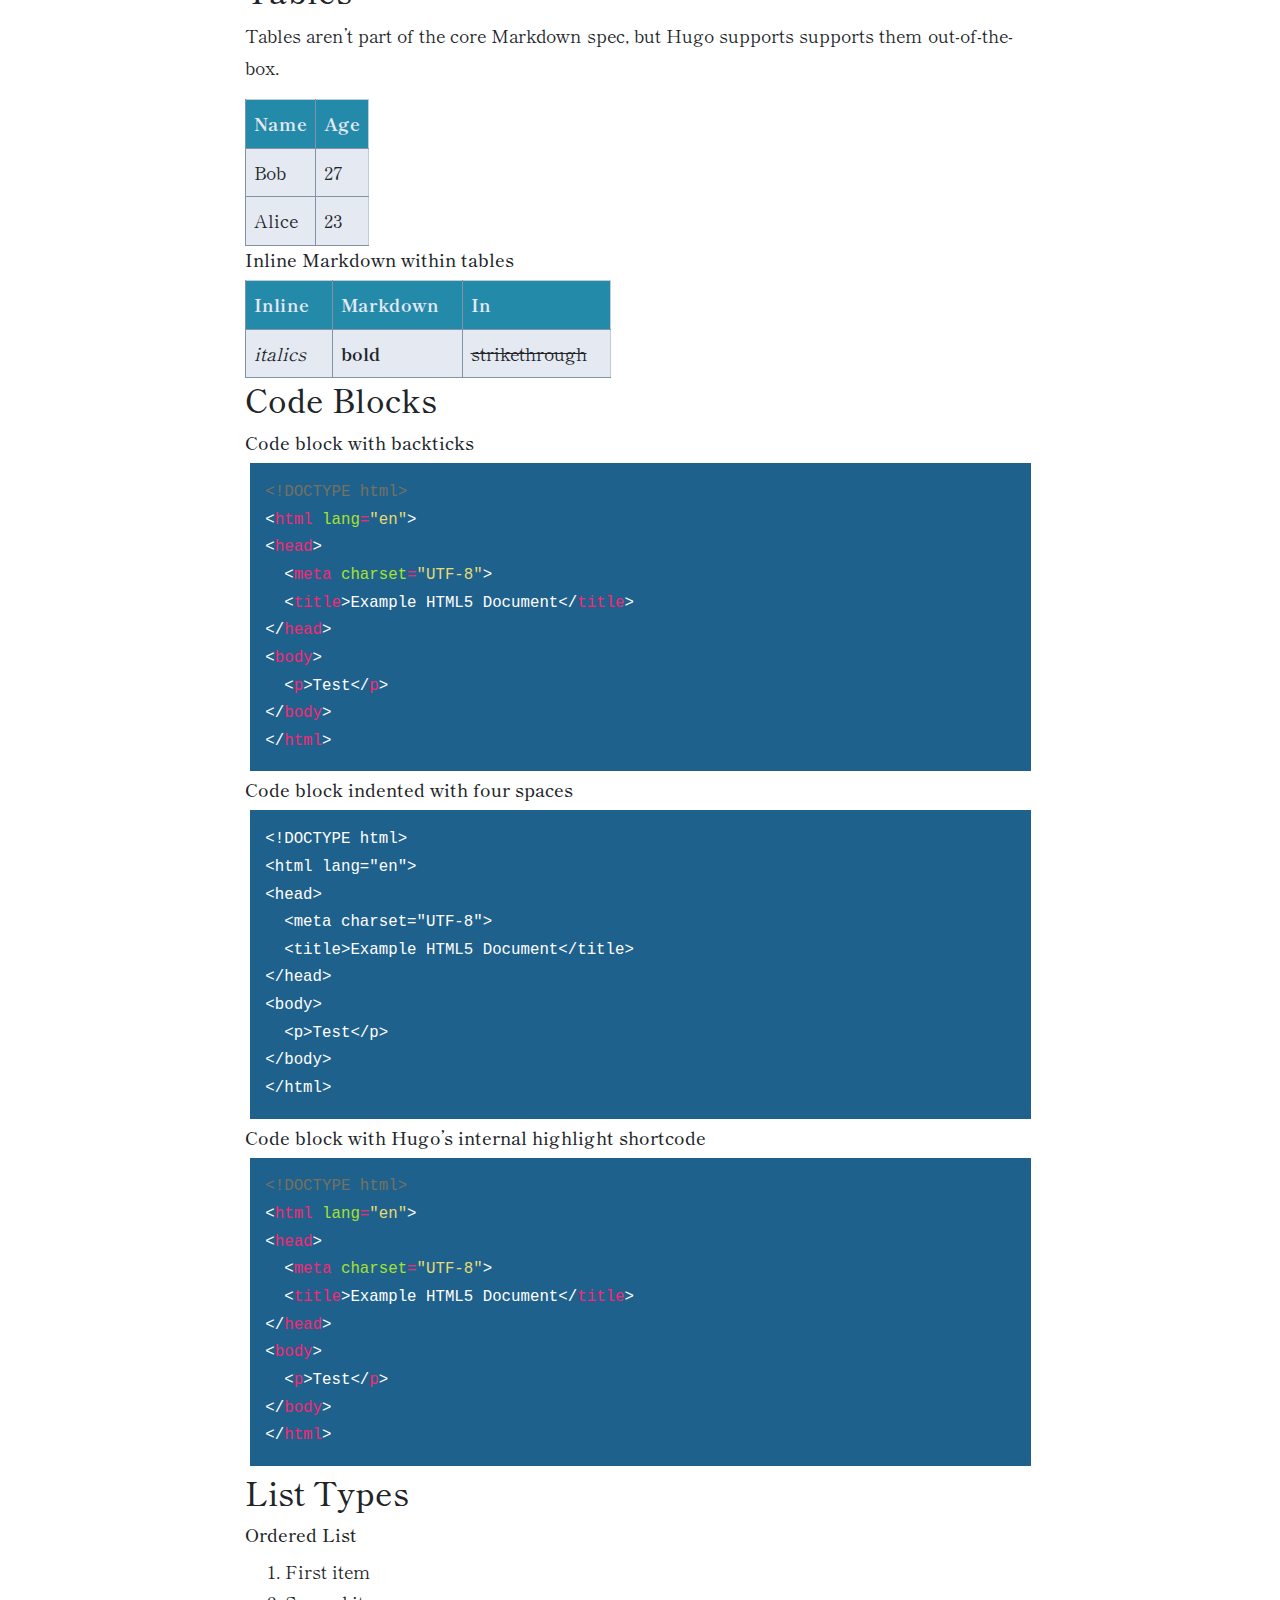
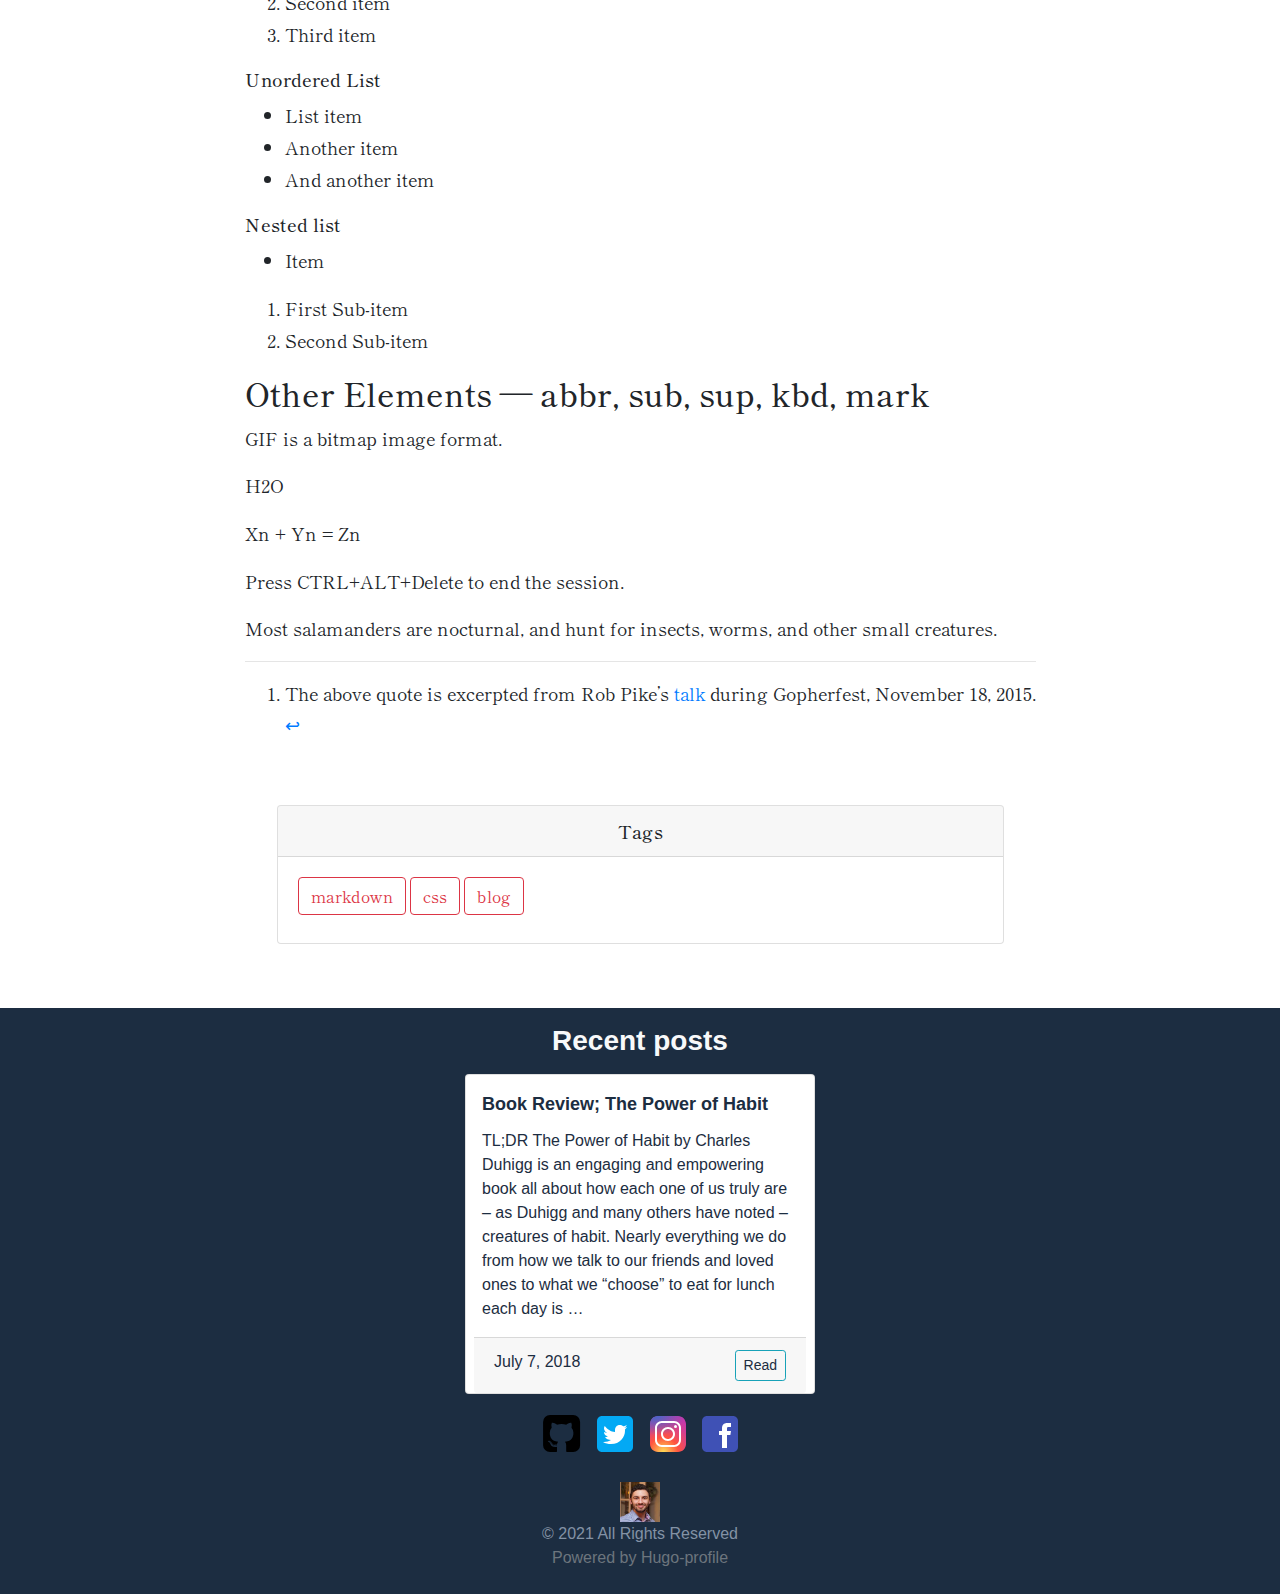
<file: _blog/markdown/index.html>
<!DOCTYPE html>
<html lang="en">

<head><meta charset="UTF-8">
<meta name="viewport" content="width=device-width, initial-scale=1.0">
<meta http-equiv="X-UA-Compatible" content="ie=edge">
<link rel="icon" href="/images/me.jpg" type="image/gif">


<link rel="stylesheet" href="/css/bootstrap.min.css" media="all">
<link rel="stylesheet" href="/css/all.min.css" media="all">
<link rel="stylesheet" href="/css/fontawesome.min.css" media="all">
<link rel="stylesheet" href="/css/index.css" media="all">
<meta name="description" content="This is a description of Markdown syntax " />
<link rel="preconnect" href="https://fonts.gstatic.com">
<link href="https://fonts.googleapis.com/css2?family=Shippori+Mincho+B1:wght@400;700&display=swap" rel="stylesheet">
<title>Markdown syntax</title>


</head>

<body class="bg-white"><nav class="navbar navbar-expand-lg navbar-light shadow-sm bg-gradient-primary">
	<div class="container">
		<a class="navbar-brand font-weight-bold" href="/">
			
			<img src="/images/me.jpg" width="30" height="30" class="d-inline-block align-top"
				alt="Personal site for Domenick J. Braccia">
			Personal site for Domenick J. Braccia
			
		</a>
		<button class="navbar-toggler border-0" type="button" data-toggle="collapse" data-target="#navbarNavDropdown"
			aria-controls="navbarNavDropdown" aria-expanded="false" aria-label="Toggle navigation">
			<span class="navbar-toggler-icon"></span>
		</button>

		<div class="collapse navbar-collapse" id="navbarNavDropdown">
			<ul class="navbar-nav ml-auto text-center">
				<li class="nav-item navbar-text">
					<a class="nav-link" href="/#" aria-label="about">About</a>
				</li>

				
				<li class="nav-item  navbar-text">
					<a class="nav-link" href="/cv" aria-label="CV">CV</a>
				</li>
				
				<li class="nav-item  navbar-text">
					<a class="nav-link" href="/blog" aria-label="Blog">Blog</a>
				</li>
				
			</ul>
		</div>
	</div>
</nav>

<section class="mincho-font">
  <div class="py-4 bg-info text-center">
    <div class="container-fluid">
      
      <h1 class="blog-title font-weight-bold">Markdown syntax</h1>
      <div class="">
        
        <span class="px-1">
          <svg width="1em" height="1em" viewBox="0 0 16 16" class="bi bi-calendar" fill="currentColor"
            xmlns="http://www.w3.org/2000/svg">
            <path fill-rule="evenodd"
              d="M1 4v10a1 1 0 0 0 1 1h12a1 1 0 0 0 1-1V4H1zm1-3a2 2 0 0 0-2 2v11a2 2 0 0 0 2 2h12a2 2 0 0 0 2-2V3a2 2 0 0 0-2-2H2z" />
            <path fill-rule="evenodd"
              d="M3.5 0a.5.5 0 0 1 .5.5V1a.5.5 0 0 1-1 0V.5a.5.5 0 0 1 .5-.5zm9 0a.5.5 0 0 1 .5.5V1a.5.5 0 0 1-1 0V.5a.5.5 0 0 1 .5-.5z" />
          </svg>
        </span>
        Aug 15, 2020

        
        
        <span class="px-1">
          <svg width="1em" height="1em" viewBox="0 0 16 16" class="bi bi-person-fill" fill="currentColor"
            xmlns="http://www.w3.org/2000/svg">
            <path fill-rule="evenodd" d="M3 14s-1 0-1-1 1-4 6-4 6 3 6 4-1 1-1 1H3zm5-6a3 3 0 1 0 0-6 3 3 0 0 0 0 6z" />
          </svg>
        </span>
        Gurusabarish
        

        <div class="pt-3">
          <a href="https://twitter.com/share?ref_src=twsrc%5Etfw" data-size=large class="twitter-share-button"
            data-show-count="false">Tweet my work</a>
          <script async src="https://platform.twitter.com/widgets.js" charset="utf-8"></script>
        </div>
      </div>

      
    </div>
  </div>

  <div class="container">
    <div class="row justify-content-center ">

      <div class="col-md-9 p-3">
        <div class="px-md-3">

          
          <div class="py-2">
            
          </div>

          
          <article>
            <p>This article offers a sample of basic Markdown syntax that can be used in Hugo content files, also it shows whether basic HTML elements are decorated with CSS in a Hugo theme.</p>
<h2 id="headings">Headings</h2>
<p>The following HTML <code>&lt;h1&gt;</code>—<code>&lt;h6&gt;</code> elements represent six levels of section headings. <code>&lt;h1&gt;</code> is the highest section level while <code>&lt;h6&gt;</code> is the lowest.</p>
<h1 id="h1">H1</h1>
<h2 id="h2">H2</h2>
<h3 id="h3">H3</h3>
<h4 id="h4">H4</h4>
<h5 id="h5">H5</h5>
<h6 id="h6">H6</h6>
<h2 id="paragraph">Paragraph</h2>
<p>Xerum, quo qui aut unt expliquam qui dolut labo. Aque venitatiusda cum, voluptionse latur sitiae dolessi aut parist aut dollo enim qui voluptate ma dolestendit peritin re plis aut quas inctum laceat est volestemque commosa as cus endigna tectur, offic to cor sequas etum rerum idem sintibus eiur? Quianimin porecus evelectur, cum que nis nust voloribus ratem aut omnimi, sitatur? Quiatem. Nam, omnis sum am facea corem alique molestrunt et eos evelece arcillit ut aut eos eos nus, sin conecerem erum fuga. Ri oditatquam, ad quibus unda veliamenimin cusam et facea ipsamus es exerum sitate dolores editium rerore eost, temped molorro ratiae volorro te reribus dolorer sperchicium faceata tiustia prat.</p>
<p>Itatur? Quiatae cullecum rem ent aut odis in re eossequodi nonsequ idebis ne sapicia is sinveli squiatum, core et que aut hariosam ex eat.</p>
<h2 id="blockquotes">Blockquotes</h2>
<p>The blockquote element represents content that is quoted from another source, optionally with a citation which must be within a <code>footer</code> or <code>cite</code> element, and optionally with in-line changes such as annotations and abbreviations.</p>
<h4 id="blockquote-without-attribution">Blockquote without attribution</h4>
<blockquote>
<p>Tiam, ad mint andaepu dandae nostion secatur sequo quae.
<strong>Note</strong> that you can use <em>Markdown syntax</em> within a blockquote.</p>
</blockquote>
<h4 id="blockquote-with-attribution">Blockquote with attribution</h4>
<blockquote>
<p>Don&rsquo;t communicate by sharing memory, share memory by communicating.<!-- raw HTML omitted -->
— <!-- raw HTML omitted -->Rob Pike<sup id="fnref:1"><a href="#fn:1" class="footnote-ref" role="doc-noteref">1</a></sup><!-- raw HTML omitted --></p>
</blockquote>
<h2 id="tables">Tables</h2>
<p>Tables aren&rsquo;t part of the core Markdown spec, but Hugo supports supports them out-of-the-box.</p>
<table>
<thead>
<tr>
<th>Name</th>
<th>Age</th>
</tr>
</thead>
<tbody>
<tr>
<td>Bob</td>
<td>27</td>
</tr>
<tr>
<td>Alice</td>
<td>23</td>
</tr>
</tbody>
</table>
<h4 id="inline-markdown-within-tables">Inline Markdown within tables</h4>
<table>
<thead>
<tr>
<th>Inline   </th>
<th>Markdown   </th>
<th>In   </th>
</tr>
</thead>
<tbody>
<tr>
<td><em>italics</em></td>
<td><strong>bold</strong></td>
<td><del>strikethrough</del>   </td>
</tr>
</tbody>
</table>
<h2 id="code-blocks">Code Blocks</h2>
<h4 id="code-block-with-backticks">Code block with backticks</h4>
<div class="highlight"><pre style="color:#f8f8f2;background-color:#272822;-moz-tab-size:4;-o-tab-size:4;tab-size:4"><code class="language-html" data-lang="html"><span style="color:#75715e">&lt;!DOCTYPE html&gt;</span>
&lt;<span style="color:#f92672">html</span> <span style="color:#a6e22e">lang</span><span style="color:#f92672">=</span><span style="color:#e6db74">&#34;en&#34;</span>&gt;
&lt;<span style="color:#f92672">head</span>&gt;
  &lt;<span style="color:#f92672">meta</span> <span style="color:#a6e22e">charset</span><span style="color:#f92672">=</span><span style="color:#e6db74">&#34;UTF-8&#34;</span>&gt;
  &lt;<span style="color:#f92672">title</span>&gt;Example HTML5 Document&lt;/<span style="color:#f92672">title</span>&gt;
&lt;/<span style="color:#f92672">head</span>&gt;
&lt;<span style="color:#f92672">body</span>&gt;
  &lt;<span style="color:#f92672">p</span>&gt;Test&lt;/<span style="color:#f92672">p</span>&gt;
&lt;/<span style="color:#f92672">body</span>&gt;
&lt;/<span style="color:#f92672">html</span>&gt;
</code></pre></div><h4 id="code-block-indented-with-four-spaces">Code block indented with four spaces</h4>
<pre><code>&lt;!DOCTYPE html&gt;
&lt;html lang=&quot;en&quot;&gt;
&lt;head&gt;
  &lt;meta charset=&quot;UTF-8&quot;&gt;
  &lt;title&gt;Example HTML5 Document&lt;/title&gt;
&lt;/head&gt;
&lt;body&gt;
  &lt;p&gt;Test&lt;/p&gt;
&lt;/body&gt;
&lt;/html&gt;
</code></pre>
<h4 id="code-block-with-hugos-internal-highlight-shortcode">Code block with Hugo&rsquo;s internal highlight shortcode</h4>
<div class="highlight"><pre style="color:#f8f8f2;background-color:#272822;-moz-tab-size:4;-o-tab-size:4;tab-size:4"><code class="language-html" data-lang="html"><span style="color:#75715e">&lt;!DOCTYPE html&gt;</span>
&lt;<span style="color:#f92672">html</span> <span style="color:#a6e22e">lang</span><span style="color:#f92672">=</span><span style="color:#e6db74">&#34;en&#34;</span>&gt;
&lt;<span style="color:#f92672">head</span>&gt;
  &lt;<span style="color:#f92672">meta</span> <span style="color:#a6e22e">charset</span><span style="color:#f92672">=</span><span style="color:#e6db74">&#34;UTF-8&#34;</span>&gt;
  &lt;<span style="color:#f92672">title</span>&gt;Example HTML5 Document&lt;/<span style="color:#f92672">title</span>&gt;
&lt;/<span style="color:#f92672">head</span>&gt;
&lt;<span style="color:#f92672">body</span>&gt;
  &lt;<span style="color:#f92672">p</span>&gt;Test&lt;/<span style="color:#f92672">p</span>&gt;
&lt;/<span style="color:#f92672">body</span>&gt;
&lt;/<span style="color:#f92672">html</span>&gt;</code></pre></div>
<h2 id="list-types">List Types</h2>
<h4 id="ordered-list">Ordered List</h4>
<ol>
<li>First item</li>
<li>Second item</li>
<li>Third item</li>
</ol>
<h4 id="unordered-list">Unordered List</h4>
<ul>
<li>List item</li>
<li>Another item</li>
<li>And another item</li>
</ul>
<h4 id="nested-list">Nested list</h4>
<ul>
<li>Item</li>
</ul>
<ol>
<li>First Sub-item</li>
<li>Second Sub-item</li>
</ol>
<h2 id="other-elements--abbr-sub-sup-kbd-mark">Other Elements — abbr, sub, sup, kbd, mark</h2>
<p><!-- raw HTML omitted -->GIF<!-- raw HTML omitted --> is a bitmap image format.</p>
<p>H<!-- raw HTML omitted -->2<!-- raw HTML omitted -->O</p>
<p>X<!-- raw HTML omitted -->n<!-- raw HTML omitted --> + Y<!-- raw HTML omitted -->n<!-- raw HTML omitted --> = Z<!-- raw HTML omitted -->n<!-- raw HTML omitted --></p>
<p>Press <!-- raw HTML omitted --><!-- raw HTML omitted -->CTRL<!-- raw HTML omitted -->+<!-- raw HTML omitted -->ALT<!-- raw HTML omitted -->+<!-- raw HTML omitted -->Delete<!-- raw HTML omitted --><!-- raw HTML omitted --> to end the session.</p>
<p>Most <!-- raw HTML omitted -->salamanders<!-- raw HTML omitted --> are nocturnal, and hunt for insects, worms, and other small creatures.</p>
<section class="footnotes" role="doc-endnotes">
<hr>
<ol>
<li id="fn:1" role="doc-endnote">
<p>The above quote is excerpted from Rob Pike&rsquo;s <a href="https://www.youtube.com/watch?v=PAAkCSZUG1c">talk</a> during Gopherfest, November 18, 2015. <a href="#fnref:1" class="footnote-backref" role="doc-backlink">&#x21a9;&#xfe0e;</a></p>
</li>
</ol>
</section>
          </article>
        </div>
        
        <div class="p-5">
          <div class="card">
            <h5 class="card-header text-center m-0">Tags</h5>
            <div class="card-body">
              
              
              <a href="/%20/tags/markdown" class="btn btn-outline-danger btn-rounded mb-2">
                markdown
              </a>
              
              <a href="/%20/tags/css" class="btn btn-outline-danger btn-rounded mb-2">
                css
              </a>
              
              <a href="/%20/tags/blog" class="btn btn-outline-danger btn-rounded mb-2">
                blog
              </a>
              
              
            </div>
            </a>
          </div>
        </div>

        

      </div>
    </div>
  </div>
</section>
<footer>
    
    <div class="news container py-3">
        <div class="h3 text-center text-light font-weight-bold">Recent posts</div>
        <div class="row justify-content-center">
            
            <div class="col-lg-4 col-md-6 pt-2">
                <a href="/blog/power-of-habit_book-review/" class="post-card-link">
                    <div class="card px-2">
                        <div class="card-head py-3">
                            <h5 class="card-title font-weight-bold px-2">Book Review; The Power of Habit</h5>
                            <p class="card-text px-2"> TL;DR The Power of Habit by Charles Duhigg is an engaging and empowering book all about how each one of us truly are – as Duhigg and many others have noted – creatures of habit. Nearly everything we do from how we talk to our friends and loved ones to what we “choose” to eat for lunch each day is …</p>
                        </div>
                        <div class="card-footer">
                            <span class="float-left">July 7, 2018</span>
                            <a href="/blog/power-of-habit_book-review/" class="float-right btn btn-outline-info btn-sm">Read</a>
                        </div>
                    </div>
                </a>
            </div>
            
        </div>
    </div>
    <div class="text-center">
        
        <span class="px-1">
            <a class="text-dark" href="https://github.com/dombraccia" aria-label="github">
                <svg xmlns="http://www.w3.org/2000/svg" width="2.7em" height="2.7em" viewBox="0 0 1792 1792">
                    <path
                        d="M522 1352q-8 9-20-3-13-11-4-19 8-9 20 3 12 11 4 19zm-42-61q9 12 0 19-8 6-17-7t0-18q9-7 17 6zm-61-60q-5 7-13 2-10-5-7-12 3-5 13-2 10 5 7 12zm31 34q-6 7-16-3-9-11-2-16 6-6 16 3 9 11 2 16zm129 112q-4 12-19 6-17-4-13-15t19-7q16 5 13 16zm63 5q0 11-16 11-17 2-17-11 0-11 16-11 17-2 17 11zm58-10q2 10-14 14t-18-8 14-15q16-2 18 9zm964-956v960q0 119-84.5 203.5t-203.5 84.5h-224q-16 0-24.5-1t-19.5-5-16-14.5-5-27.5v-239q0-97-52-142 57-6 102.5-18t94-39 81-66.5 53-105 20.5-150.5q0-121-79-206 37-91-8-204-28-9-81 11t-92 44l-38 24q-93-26-192-26t-192 26q-16-11-42.5-27t-83.5-38.5-86-13.5q-44 113-7 204-79 85-79 206 0 85 20.5 150t52.5 105 80.5 67 94 39 102.5 18q-40 36-49 103-21 10-45 15t-57 5-65.5-21.5-55.5-62.5q-19-32-48.5-52t-49.5-24l-20-3q-21 0-29 4.5t-5 11.5 9 14 13 12l7 5q22 10 43.5 38t31.5 51l10 23q13 38 44 61.5t67 30 69.5 7 55.5-3.5l23-4q0 38 .5 103t.5 68q0 22-11 33.5t-22 13-33 1.5h-224q-119 0-203.5-84.5t-84.5-203.5v-960q0-119 84.5-203.5t203.5-84.5h960q119 0 203.5 84.5t84.5 203.5z" />

                    <metadata>
                        <rdf:RDF xmlns:rdf="http://www.w3.org/1999/02/22-rdf-syntax-ns#"
                            xmlns:rdfs="http://www.w3.org/2000/01/rdf-schema#"
                            xmlns:dc="http://purl.org/dc/elements/1.1/">
                            <rdf:Description about="https://iconscout.com/legal#licenses"
                                dc:title="Github, Online, Project, Hosting, Square"
                                dc:description="Github, Online, Project, Hosting, Square" dc:publisher="Iconscout"
                                dc:date="2016-12-14" dc:format="image/svg+xml" dc:language="en">
                                <dc:creator>
                                    <rdf:Bag>
                                        <rdf:li>Font Awesome</rdf:li>
                                    </rdf:Bag>
                                </dc:creator>
                            </rdf:Description>
                        </rdf:RDF>
                    </metadata>
                </svg>
            </a>
        </span>
        

        

        
        <a class="text-info" href="https://twitter.com/dombraccia" aria-label="twitter">
            <svg xmlns="http://www.w3.org/2000/svg" viewBox="0 0 48 48" width="48px" height="48px">
                <path fill="#03a9f4"
                    d="M42,37c0,2.762-2.239,5-5,5H11c-2.762,0-5-2.238-5-5V11c0-2.762,2.238-5,5-5h26c2.761,0,5,2.238,5,5 V37z" />
                <path fill="#fff"
                    d="M36,17.12c-0.882,0.391-1.999,0.758-3,0.88c1.018-0.604,2.633-1.862,3-3 c-0.951,0.559-2.671,1.156-3.793,1.372C31.311,15.422,30.033,15,28.617,15C25.897,15,24,17.305,24,20v2c-4,0-7.9-3.047-10.327-6 c-0.427,0.721-0.667,1.565-0.667,2.457c0,1.819,1.671,3.665,2.994,4.543c-0.807-0.025-2.335-0.641-3-1c0,0.016,0,0.036,0,0.057 c0,2.367,1.661,3.974,3.912,4.422C16.501,26.592,16,27,14.072,27c0.626,1.935,3.773,2.958,5.928,3c-1.686,1.307-4.692,2-7,2 c-0.399,0-0.615,0.022-1-0.023C14.178,33.357,17.22,34,20,34c9.057,0,14-6.918,14-13.37c0-0.212-0.007-0.922-0.018-1.13 C34.95,18.818,35.342,18.104,36,17.12" />
            </svg>
        </a>
        

        
        <a class="text-danger" href="https://instagram.com" aria-label="instagram">
            <svg xmlns="http://www.w3.org/2000/svg" viewBox="0 0 48 48" width="48px" height="48px">
                <radialGradient id="yOrnnhliCrdS2gy~4tD8ma" cx="19.38" cy="42.035" r="44.899"
                    gradientUnits="userSpaceOnUse">
                    <stop offset="0" stop-color="#fd5" />
                    <stop offset=".328" stop-color="#ff543f" />
                    <stop offset=".348" stop-color="#fc5245" />
                    <stop offset=".504" stop-color="#e64771" />
                    <stop offset=".643" stop-color="#d53e91" />
                    <stop offset=".761" stop-color="#cc39a4" />
                    <stop offset=".841" stop-color="#c837ab" />
                </radialGradient>
                <path fill="url(#yOrnnhliCrdS2gy~4tD8ma)"
                    d="M34.017,41.99l-20,0.019c-4.4,0.004-8.003-3.592-8.008-7.992l-0.019-20	c-0.004-4.4,3.592-8.003,7.992-8.008l20-0.019c4.4-0.004,8.003,3.592,8.008,7.992l0.019,20	C42.014,38.383,38.417,41.986,34.017,41.99z" />
                <radialGradient id="yOrnnhliCrdS2gy~4tD8mb" cx="11.786" cy="5.54" r="29.813"
                    gradientTransform="matrix(1 0 0 .6663 0 1.849)" gradientUnits="userSpaceOnUse">
                    <stop offset="0" stop-color="#4168c9" />
                    <stop offset=".999" stop-color="#4168c9" stop-opacity="0" />
                </radialGradient>
                <path fill="url(#yOrnnhliCrdS2gy~4tD8mb)"
                    d="M34.017,41.99l-20,0.019c-4.4,0.004-8.003-3.592-8.008-7.992l-0.019-20	c-0.004-4.4,3.592-8.003,7.992-8.008l20-0.019c4.4-0.004,8.003,3.592,8.008,7.992l0.019,20	C42.014,38.383,38.417,41.986,34.017,41.99z" />
                <path fill="#fff"
                    d="M24,31c-3.859,0-7-3.14-7-7s3.141-7,7-7s7,3.14,7,7S27.859,31,24,31z M24,19c-2.757,0-5,2.243-5,5	s2.243,5,5,5s5-2.243,5-5S26.757,19,24,19z" />
                <circle cx="31.5" cy="16.5" r="1.5" fill="#fff" />
                <path fill="#fff"
                    d="M30,37H18c-3.859,0-7-3.14-7-7V18c0-3.86,3.141-7,7-7h12c3.859,0,7,3.14,7,7v12	C37,33.86,33.859,37,30,37z M18,13c-2.757,0-5,2.243-5,5v12c0,2.757,2.243,5,5,5h12c2.757,0,5-2.243,5-5V18c0-2.757-2.243-5-5-5H18z" />
            </svg>
        </a>
        

        
        <a class="text-info" href="https://facebook.com" aria-label="facebook">
            <svg xmlns="http://www.w3.org/2000/svg" viewBox="0 0 48 48" width="48px" height="48px">
                <path fill="#3F51B5"
                    d="M42,37c0,2.762-2.238,5-5,5H11c-2.761,0-5-2.238-5-5V11c0-2.762,2.239-5,5-5h26c2.762,0,5,2.238,5,5V37z" />
                <path fill="#FFF"
                    d="M34.368,25H31v13h-5V25h-3v-4h3v-2.41c0.002-3.508,1.459-5.59,5.592-5.59H35v4h-2.287C31.104,17,31,17.6,31,18.723V21h4L34.368,25z" />
            </svg>
        </a>
        
    </div>
    <div class="container bg-transparent py-4">
        <div class="row justify-content-center">
            <div class="col-md-4 text-center order-2 order-lg-1 order-md-1">
                <div>
                    <a href="https://dbraccia.com/">
                        <img alt="Footer logo" src="/images/me.jpg"
                            height="40px" width="40px">
                    </a>
                </div>
                &copy; 2021 All Rights Reserved
                <div class="text-secondary">
                    Powered by
                    <a class="text-secondary" href="https://github.com/gurusabarish/hugo-profile">Hugo-profile</a>
                </div>
            </div>
        </div>
    </div>
</footer>
<script src="/js/jquery.slim.min.js"></script>
<script src="/js/bootstrap.min.js"></script></body>

</html>
</file>
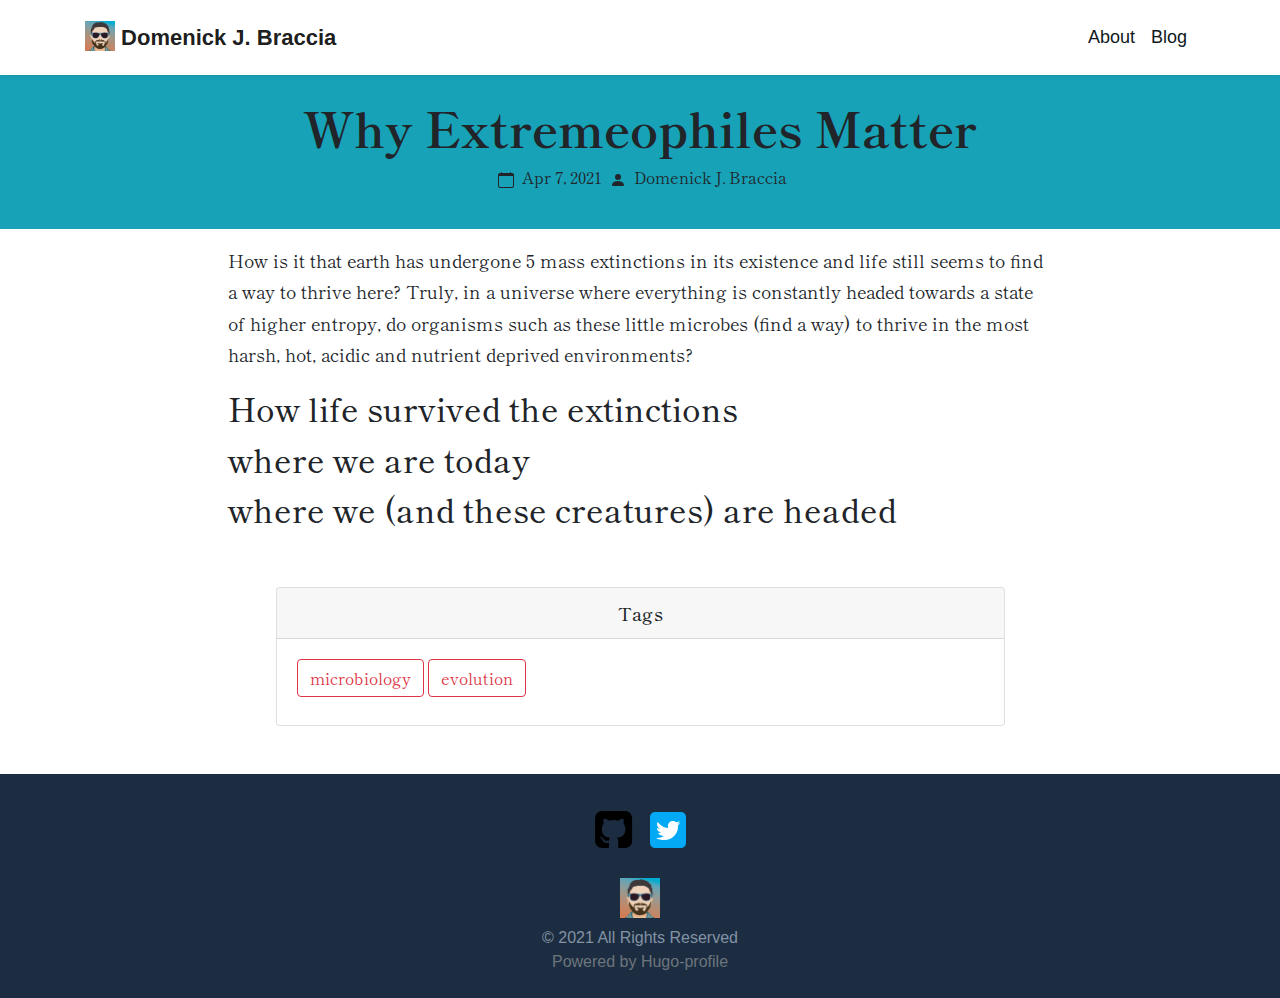
<file: blog/extremophiles/index.html>
<!DOCTYPE html>
<html lang="en">

<head><meta charset="UTF-8">
<meta name="viewport" content="width=device-width, initial-scale=1.0">
<meta http-equiv="X-UA-Compatible" content="ie=edge">
<link rel="icon" href="/images/self_portrait_screen_shot.png" type="image/gif">


<link rel="stylesheet" href="/css/bootstrap.min.css" media="all">
<link rel="stylesheet" href="/css/all.min.css" media="all">
<link rel="stylesheet" href="/css/fontawesome.min.css" media="all">
<link rel="stylesheet" href="/css/index.css" media="all">
<meta name="description" content="" />
<link rel="preconnect" href="https://fonts.gstatic.com">
<link href="https://fonts.googleapis.com/css2?family=Shippori+Mincho+B1:wght@400;700&display=swap" rel="stylesheet">
<title>Why Extremeophiles Matter</title>


</head>

<body class="bg-white">
<script src="/js/jquery.slim.min.js"></script>
<script src="/js/bootstrap.min.js"></script><nav class="navbar navbar-expand-lg navbar-light shadow-sm bg-gradient-primary">
	<div class="container">
		<a class="navbar-brand font-weight-bold" href="/">
			
			<img src="/images/self_portrait_screen_shot.png" width="30" height="30" class="d-inline-block align-top">
			Domenick J. Braccia
			
		</a>
		<button class="navbar-toggler border-0" type="button" data-toggle="collapse" data-target="#navbarNavDropdown"
			aria-controls="navbarNavDropdown" aria-expanded="false" aria-label="Toggle navigation">
			<span class="navbar-toggler-icon"></span>
		</button>

		<div class="collapse navbar-collapse" id="navbarNavDropdown">
			<ul class="navbar-nav ml-auto text-center">
				<li class="nav-item navbar-text">
					<a class="nav-link" href="/#" aria-label="about">About</a>
				</li>

				
				<li class="nav-item  navbar-text">
					<a class="nav-link" href="/blog" aria-label="Blog">Blog</a>
				</li>
				
			</ul>
		</div>
	</div>
</nav>

<section class="mincho-font">
  <div class="py-4 bg-info text-center">
    <div class="container-fluid">
      
      <h1 class="blog-title font-weight-bold">Why Extremeophiles Matter</h1>
      <div class="">
        
        <span class="px-1">
          <svg width="1em" height="1em" viewBox="0 0 16 16" class="bi bi-calendar" fill="currentColor"
            xmlns="http://www.w3.org/2000/svg">
            <path fill-rule="evenodd"
              d="M1 4v10a1 1 0 0 0 1 1h12a1 1 0 0 0 1-1V4H1zm1-3a2 2 0 0 0-2 2v11a2 2 0 0 0 2 2h12a2 2 0 0 0 2-2V3a2 2 0 0 0-2-2H2z" />
            <path fill-rule="evenodd"
              d="M3.5 0a.5.5 0 0 1 .5.5V1a.5.5 0 0 1-1 0V.5a.5.5 0 0 1 .5-.5zm9 0a.5.5 0 0 1 .5.5V1a.5.5 0 0 1-1 0V.5a.5.5 0 0 1 .5-.5z" />
          </svg>
        </span>
        Apr 7, 2021

        
        
        <span class="px-1">
          <svg width="1em" height="1em" viewBox="0 0 16 16" class="bi bi-person-fill" fill="currentColor"
            xmlns="http://www.w3.org/2000/svg">
            <path fill-rule="evenodd" d="M3 14s-1 0-1-1 1-4 6-4 6 3 6 4-1 1-1 1H3zm5-6a3 3 0 1 0 0-6 3 3 0 0 0 0 6z" />
          </svg>
        </span>
        Domenick J. Braccia
        

        
      </div>

      
      <div class="text-dark py-2">
        
      </div>
      
    </div>
  </div>
  <div class="container">
    <div class="row justify-content-center ">
      <div class="col-md-9">
        <div class="">
          
          <div class="py-2">
            
          </div>
          
          
          <article>
            <p>How is it that earth has undergone 5 mass extinctions in its existence and life still seems to find a way to thrive here? Truly, in a universe where everything is constantly headed towards a state of higher entropy, do organisms such as these little microbes (find a way) to thrive in the most harsh, hot, acidic and nutrient deprived environments?</p>
<h2 id="how-life-survived-the-extinctions">How life survived the extinctions</h2>
<h2 id="where-we-are-today">where we are today</h2>
<h2 id="where-we-and-these-creatures-are-headed">where we (and these creatures) are headed</h2>

          </article>
        </div>
        
        <div class="p-5">
          <div class="card">
            <h5 class="card-header text-center m-0">Tags</h5>
            <div class="card-body">
              
              
              <a href=/tags/microbiology class="btn btn-outline-danger btn-rounded mb-2">
                microbiology
              </a>
              
              <a href=/tags/evolution class="btn btn-outline-danger btn-rounded mb-2">
                evolution
              </a>
              
              
            </div>
            </a>
          </div>
        </div>

        

      </div>
    </div>
  </div>
</section>

<script>
  $('.TOC').on('click', function () {
    $('.TOC-content').removeClass('d-none');
  });
</script>
<footer>
    
    <div class="news container py-3">
        
    </div>
    

    <div class="text-center">
        
        <span class="px-1">
            <a class="text-dark" href="https://github.com/dombraccia" aria-label="github">
                <svg xmlns="http://www.w3.org/2000/svg" width="2.7em" height="2.7em" viewBox="0 0 1792 1792">
                    <path
                        d="M522 1352q-8 9-20-3-13-11-4-19 8-9 20 3 12 11 4 19zm-42-61q9 12 0 19-8 6-17-7t0-18q9-7 17 6zm-61-60q-5 7-13 2-10-5-7-12 3-5 13-2 10 5 7 12zm31 34q-6 7-16-3-9-11-2-16 6-6 16 3 9 11 2 16zm129 112q-4 12-19 6-17-4-13-15t19-7q16 5 13 16zm63 5q0 11-16 11-17 2-17-11 0-11 16-11 17-2 17 11zm58-10q2 10-14 14t-18-8 14-15q16-2 18 9zm964-956v960q0 119-84.5 203.5t-203.5 84.5h-224q-16 0-24.5-1t-19.5-5-16-14.5-5-27.5v-239q0-97-52-142 57-6 102.5-18t94-39 81-66.5 53-105 20.5-150.5q0-121-79-206 37-91-8-204-28-9-81 11t-92 44l-38 24q-93-26-192-26t-192 26q-16-11-42.5-27t-83.5-38.5-86-13.5q-44 113-7 204-79 85-79 206 0 85 20.5 150t52.5 105 80.5 67 94 39 102.5 18q-40 36-49 103-21 10-45 15t-57 5-65.5-21.5-55.5-62.5q-19-32-48.5-52t-49.5-24l-20-3q-21 0-29 4.5t-5 11.5 9 14 13 12l7 5q22 10 43.5 38t31.5 51l10 23q13 38 44 61.5t67 30 69.5 7 55.5-3.5l23-4q0 38 .5 103t.5 68q0 22-11 33.5t-22 13-33 1.5h-224q-119 0-203.5-84.5t-84.5-203.5v-960q0-119 84.5-203.5t203.5-84.5h960q119 0 203.5 84.5t84.5 203.5z" />

                    <metadata>
                        <rdf:RDF xmlns:rdf="http://www.w3.org/1999/02/22-rdf-syntax-ns#"
                            xmlns:rdfs="http://www.w3.org/2000/01/rdf-schema#"
                            xmlns:dc="http://purl.org/dc/elements/1.1/">
                            <rdf:Description about="https://iconscout.com/legal#licenses"
                                dc:title="Github, Online, Project, Hosting, Square"
                                dc:description="Github, Online, Project, Hosting, Square" dc:publisher="Iconscout"
                                dc:date="2016-12-14" dc:format="image/svg+xml" dc:language="en">
                                <dc:creator>
                                    <rdf:Bag>
                                        <rdf:li>Font Awesome</rdf:li>
                                    </rdf:Bag>
                                </dc:creator>
                            </rdf:Description>
                        </rdf:RDF>
                    </metadata>
                </svg>
            </a>
        </span>
        

        

        
        <a class="text-info" href="https://twitter.com/dombraccia" aria-label="twitter">
            <svg xmlns="http://www.w3.org/2000/svg" viewBox="0 0 48 48" width="48px" height="48px">
                <path fill="#03a9f4"
                    d="M42,37c0,2.762-2.239,5-5,5H11c-2.762,0-5-2.238-5-5V11c0-2.762,2.238-5,5-5h26c2.761,0,5,2.238,5,5 V37z" />
                <path fill="#fff"
                    d="M36,17.12c-0.882,0.391-1.999,0.758-3,0.88c1.018-0.604,2.633-1.862,3-3 c-0.951,0.559-2.671,1.156-3.793,1.372C31.311,15.422,30.033,15,28.617,15C25.897,15,24,17.305,24,20v2c-4,0-7.9-3.047-10.327-6 c-0.427,0.721-0.667,1.565-0.667,2.457c0,1.819,1.671,3.665,2.994,4.543c-0.807-0.025-2.335-0.641-3-1c0,0.016,0,0.036,0,0.057 c0,2.367,1.661,3.974,3.912,4.422C16.501,26.592,16,27,14.072,27c0.626,1.935,3.773,2.958,5.928,3c-1.686,1.307-4.692,2-7,2 c-0.399,0-0.615,0.022-1-0.023C14.178,33.357,17.22,34,20,34c9.057,0,14-6.918,14-13.37c0-0.212-0.007-0.922-0.018-1.13 C34.95,18.818,35.342,18.104,36,17.12" />
            </svg>
        </a>
        

        

        
    </div>
    
    <div class="container bg-transparent py-4">
        <div class="row justify-content-center">
            <div class="col-md-4 text-center order-2 order-lg-1 order-md-1">
                <div class="pb-2">
                    <a href="https://dbraccia.com/">
                        <img alt="Footer logo" src="/images/self_portrait_screen_shot.png"
                            height="40px" width="40px">
                    </a>
                </div>
                &copy; 2021 All Rights Reserved
                <div class="text-secondary">
                    Powered by
                    <a class="text-secondary" href="https://github.com/gurusabarish/hugo-profile">Hugo-profile</a>
                </div>
            </div>
        </div>
    </div>
</footer></body>

</html>
</file>
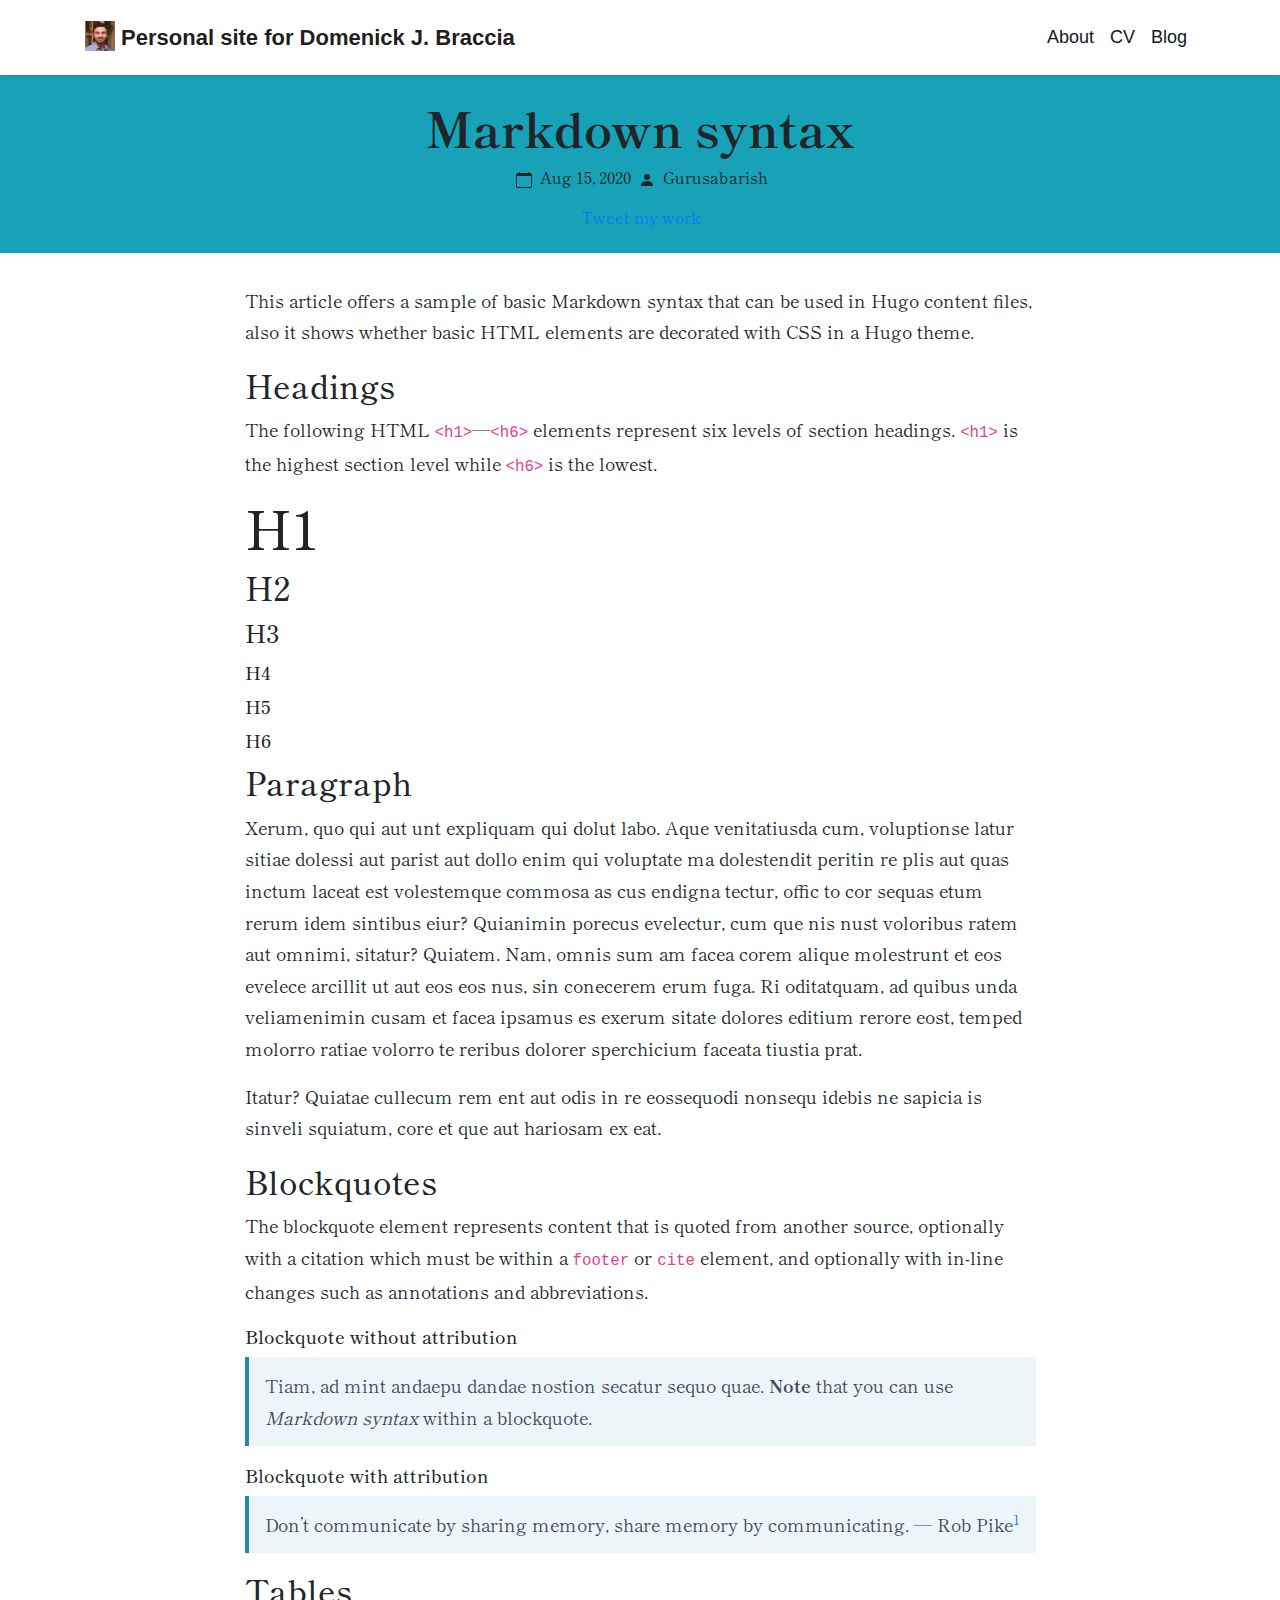
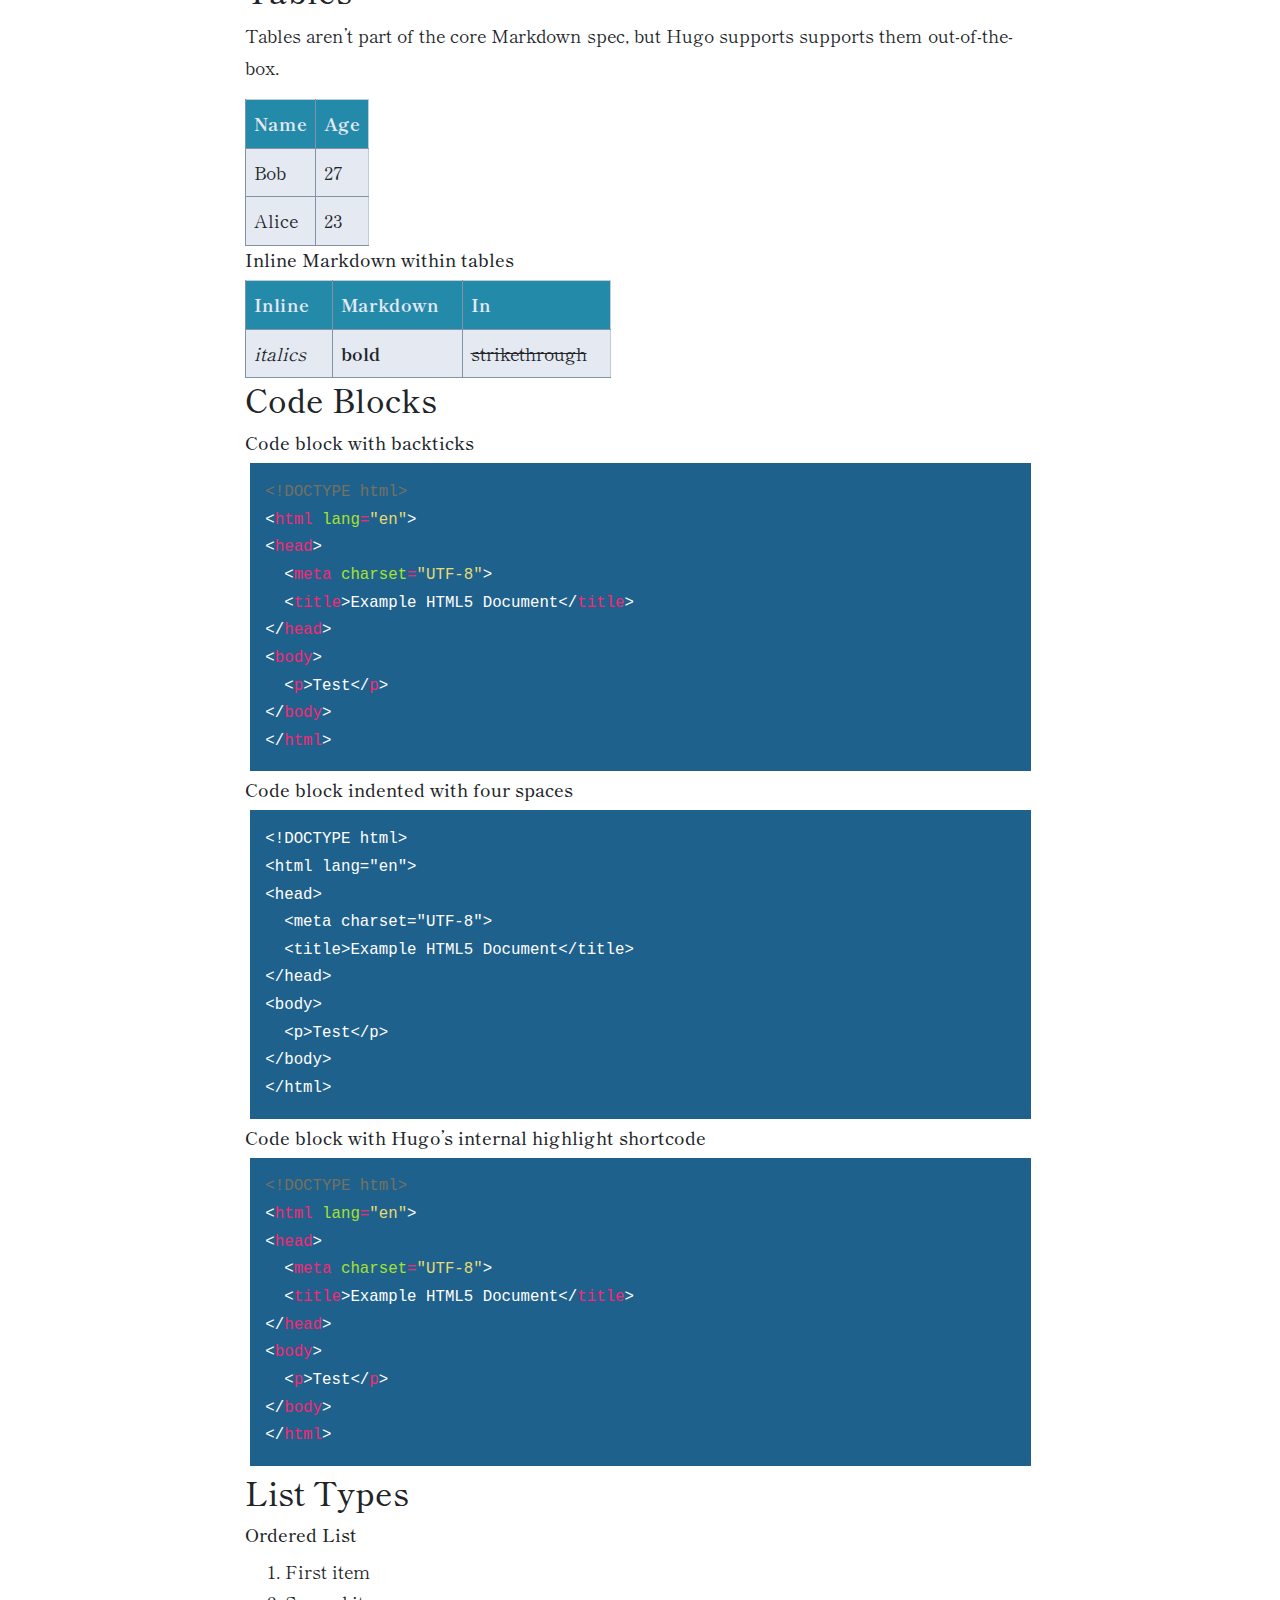
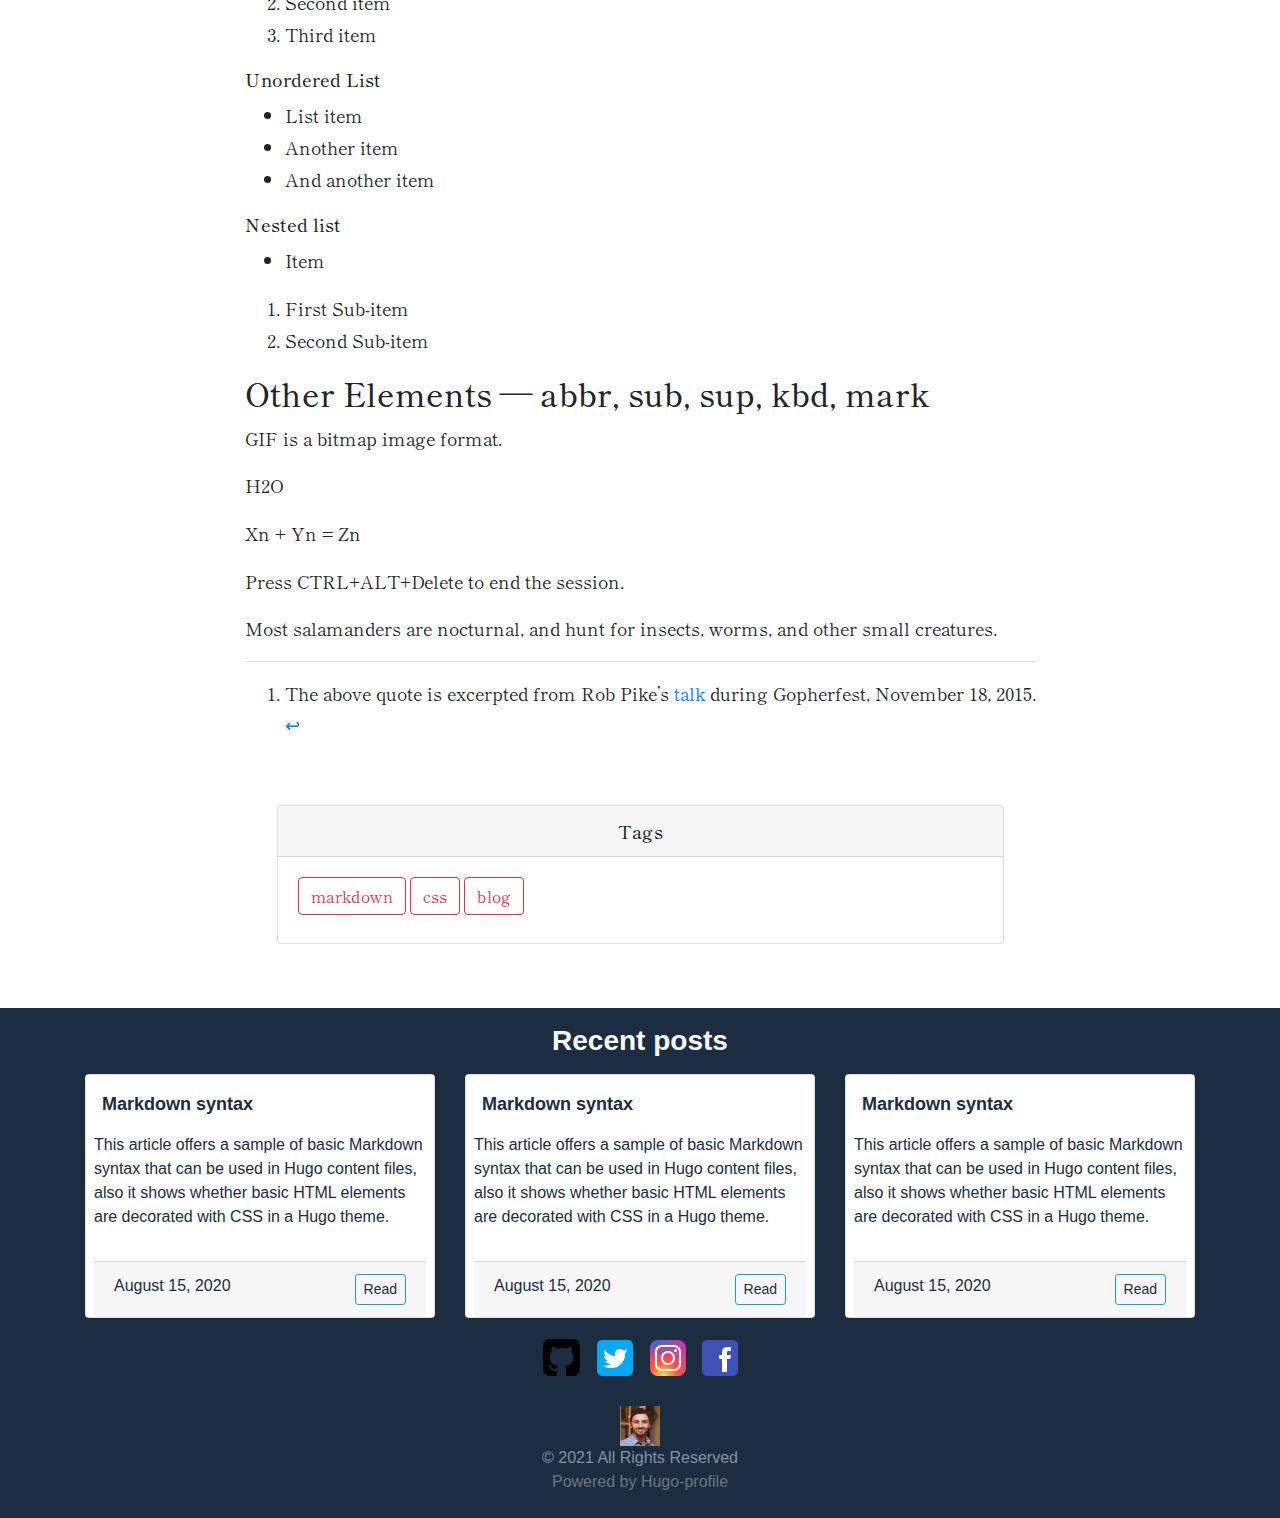
<file: blog/markdown/index.html>
<!DOCTYPE html>
<html lang="en">

<head><meta charset="UTF-8">
<meta name="viewport" content="width=device-width, initial-scale=1.0">
<meta http-equiv="X-UA-Compatible" content="ie=edge">
<link rel="icon" href="/images/me.jpg" type="image/gif">


<link rel="stylesheet" href="/css/bootstrap.min.css" media="all">
<link rel="stylesheet" href="/css/all.min.css" media="all">
<link rel="stylesheet" href="/css/fontawesome.min.css" media="all">
<link rel="stylesheet" href="/css/index.css" media="all">
<meta name="description" content="This is a description of Markdown syntax " />
<link rel="preconnect" href="https://fonts.gstatic.com">
<link href="https://fonts.googleapis.com/css2?family=Shippori+Mincho+B1:wght@400;700&display=swap" rel="stylesheet">
<title>Markdown syntax</title>


</head>

<body class="bg-white"><nav class="navbar navbar-expand-lg navbar-light shadow-sm bg-gradient-primary">
	<div class="container">
		<a class="navbar-brand font-weight-bold" href="/">
			
			<img src="/images/me.jpg" width="30" height="30" class="d-inline-block align-top"
				alt="Personal site for Domenick J. Braccia">
			Personal site for Domenick J. Braccia
			
		</a>
		<button class="navbar-toggler border-0" type="button" data-toggle="collapse" data-target="#navbarNavDropdown"
			aria-controls="navbarNavDropdown" aria-expanded="false" aria-label="Toggle navigation">
			<span class="navbar-toggler-icon"></span>
		</button>

		<div class="collapse navbar-collapse" id="navbarNavDropdown">
			<ul class="navbar-nav ml-auto text-center">
				<li class="nav-item navbar-text">
					<a class="nav-link" href="/#" aria-label="about">About</a>
				</li>

				
				<li class="nav-item  navbar-text">
					<a class="nav-link" href="/cv" aria-label="CV">CV</a>
				</li>
				
				<li class="nav-item  navbar-text">
					<a class="nav-link" href="/blog" aria-label="Blog">Blog</a>
				</li>
				
			</ul>
		</div>
	</div>
</nav>

<section class="mincho-font">
  <div class="py-4 bg-info text-center">
    <div class="container-fluid">
      
      <h1 class="blog-title font-weight-bold">Markdown syntax</h1>
      <div class="">
        
        <span class="px-1">
          <svg width="1em" height="1em" viewBox="0 0 16 16" class="bi bi-calendar" fill="currentColor"
            xmlns="http://www.w3.org/2000/svg">
            <path fill-rule="evenodd"
              d="M1 4v10a1 1 0 0 0 1 1h12a1 1 0 0 0 1-1V4H1zm1-3a2 2 0 0 0-2 2v11a2 2 0 0 0 2 2h12a2 2 0 0 0 2-2V3a2 2 0 0 0-2-2H2z" />
            <path fill-rule="evenodd"
              d="M3.5 0a.5.5 0 0 1 .5.5V1a.5.5 0 0 1-1 0V.5a.5.5 0 0 1 .5-.5zm9 0a.5.5 0 0 1 .5.5V1a.5.5 0 0 1-1 0V.5a.5.5 0 0 1 .5-.5z" />
          </svg>
        </span>
        Aug 15, 2020

        
        
        <span class="px-1">
          <svg width="1em" height="1em" viewBox="0 0 16 16" class="bi bi-person-fill" fill="currentColor"
            xmlns="http://www.w3.org/2000/svg">
            <path fill-rule="evenodd" d="M3 14s-1 0-1-1 1-4 6-4 6 3 6 4-1 1-1 1H3zm5-6a3 3 0 1 0 0-6 3 3 0 0 0 0 6z" />
          </svg>
        </span>
        Gurusabarish
        

        <div class="pt-3">
          <a href="https://twitter.com/share?ref_src=twsrc%5Etfw" data-size=large class="twitter-share-button"
            data-show-count="false">Tweet my work</a>
          <script async src="https://platform.twitter.com/widgets.js" charset="utf-8"></script>
        </div>
      </div>

      
    </div>
  </div>

  <div class="container">
    <div class="row justify-content-center ">

      <div class="col-md-9 p-3">
        <div class="px-md-3">

          
          <div class="py-2">
            
          </div>

          
          <article>
            <p>This article offers a sample of basic Markdown syntax that can be used in Hugo content files, also it shows whether basic HTML elements are decorated with CSS in a Hugo theme.</p>
<h2 id="headings">Headings</h2>
<p>The following HTML <code>&lt;h1&gt;</code>—<code>&lt;h6&gt;</code> elements represent six levels of section headings. <code>&lt;h1&gt;</code> is the highest section level while <code>&lt;h6&gt;</code> is the lowest.</p>
<h1 id="h1">H1</h1>
<h2 id="h2">H2</h2>
<h3 id="h3">H3</h3>
<h4 id="h4">H4</h4>
<h5 id="h5">H5</h5>
<h6 id="h6">H6</h6>
<h2 id="paragraph">Paragraph</h2>
<p>Xerum, quo qui aut unt expliquam qui dolut labo. Aque venitatiusda cum, voluptionse latur sitiae dolessi aut parist aut dollo enim qui voluptate ma dolestendit peritin re plis aut quas inctum laceat est volestemque commosa as cus endigna tectur, offic to cor sequas etum rerum idem sintibus eiur? Quianimin porecus evelectur, cum que nis nust voloribus ratem aut omnimi, sitatur? Quiatem. Nam, omnis sum am facea corem alique molestrunt et eos evelece arcillit ut aut eos eos nus, sin conecerem erum fuga. Ri oditatquam, ad quibus unda veliamenimin cusam et facea ipsamus es exerum sitate dolores editium rerore eost, temped molorro ratiae volorro te reribus dolorer sperchicium faceata tiustia prat.</p>
<p>Itatur? Quiatae cullecum rem ent aut odis in re eossequodi nonsequ idebis ne sapicia is sinveli squiatum, core et que aut hariosam ex eat.</p>
<h2 id="blockquotes">Blockquotes</h2>
<p>The blockquote element represents content that is quoted from another source, optionally with a citation which must be within a <code>footer</code> or <code>cite</code> element, and optionally with in-line changes such as annotations and abbreviations.</p>
<h4 id="blockquote-without-attribution">Blockquote without attribution</h4>
<blockquote>
<p>Tiam, ad mint andaepu dandae nostion secatur sequo quae.
<strong>Note</strong> that you can use <em>Markdown syntax</em> within a blockquote.</p>
</blockquote>
<h4 id="blockquote-with-attribution">Blockquote with attribution</h4>
<blockquote>
<p>Don&rsquo;t communicate by sharing memory, share memory by communicating.<!-- raw HTML omitted -->
— <!-- raw HTML omitted -->Rob Pike<sup id="fnref:1"><a href="#fn:1" class="footnote-ref" role="doc-noteref">1</a></sup><!-- raw HTML omitted --></p>
</blockquote>
<h2 id="tables">Tables</h2>
<p>Tables aren&rsquo;t part of the core Markdown spec, but Hugo supports supports them out-of-the-box.</p>
<table>
<thead>
<tr>
<th>Name</th>
<th>Age</th>
</tr>
</thead>
<tbody>
<tr>
<td>Bob</td>
<td>27</td>
</tr>
<tr>
<td>Alice</td>
<td>23</td>
</tr>
</tbody>
</table>
<h4 id="inline-markdown-within-tables">Inline Markdown within tables</h4>
<table>
<thead>
<tr>
<th>Inline   </th>
<th>Markdown   </th>
<th>In   </th>
</tr>
</thead>
<tbody>
<tr>
<td><em>italics</em></td>
<td><strong>bold</strong></td>
<td><del>strikethrough</del>   </td>
</tr>
</tbody>
</table>
<h2 id="code-blocks">Code Blocks</h2>
<h4 id="code-block-with-backticks">Code block with backticks</h4>
<div class="highlight"><pre style="color:#f8f8f2;background-color:#272822;-moz-tab-size:4;-o-tab-size:4;tab-size:4"><code class="language-html" data-lang="html"><span style="color:#75715e">&lt;!DOCTYPE html&gt;</span>
&lt;<span style="color:#f92672">html</span> <span style="color:#a6e22e">lang</span><span style="color:#f92672">=</span><span style="color:#e6db74">&#34;en&#34;</span>&gt;
&lt;<span style="color:#f92672">head</span>&gt;
  &lt;<span style="color:#f92672">meta</span> <span style="color:#a6e22e">charset</span><span style="color:#f92672">=</span><span style="color:#e6db74">&#34;UTF-8&#34;</span>&gt;
  &lt;<span style="color:#f92672">title</span>&gt;Example HTML5 Document&lt;/<span style="color:#f92672">title</span>&gt;
&lt;/<span style="color:#f92672">head</span>&gt;
&lt;<span style="color:#f92672">body</span>&gt;
  &lt;<span style="color:#f92672">p</span>&gt;Test&lt;/<span style="color:#f92672">p</span>&gt;
&lt;/<span style="color:#f92672">body</span>&gt;
&lt;/<span style="color:#f92672">html</span>&gt;
</code></pre></div><h4 id="code-block-indented-with-four-spaces">Code block indented with four spaces</h4>
<pre><code>&lt;!DOCTYPE html&gt;
&lt;html lang=&quot;en&quot;&gt;
&lt;head&gt;
  &lt;meta charset=&quot;UTF-8&quot;&gt;
  &lt;title&gt;Example HTML5 Document&lt;/title&gt;
&lt;/head&gt;
&lt;body&gt;
  &lt;p&gt;Test&lt;/p&gt;
&lt;/body&gt;
&lt;/html&gt;
</code></pre>
<h4 id="code-block-with-hugos-internal-highlight-shortcode">Code block with Hugo&rsquo;s internal highlight shortcode</h4>
<div class="highlight"><pre style="color:#f8f8f2;background-color:#272822;-moz-tab-size:4;-o-tab-size:4;tab-size:4"><code class="language-html" data-lang="html"><span style="color:#75715e">&lt;!DOCTYPE html&gt;</span>
&lt;<span style="color:#f92672">html</span> <span style="color:#a6e22e">lang</span><span style="color:#f92672">=</span><span style="color:#e6db74">&#34;en&#34;</span>&gt;
&lt;<span style="color:#f92672">head</span>&gt;
  &lt;<span style="color:#f92672">meta</span> <span style="color:#a6e22e">charset</span><span style="color:#f92672">=</span><span style="color:#e6db74">&#34;UTF-8&#34;</span>&gt;
  &lt;<span style="color:#f92672">title</span>&gt;Example HTML5 Document&lt;/<span style="color:#f92672">title</span>&gt;
&lt;/<span style="color:#f92672">head</span>&gt;
&lt;<span style="color:#f92672">body</span>&gt;
  &lt;<span style="color:#f92672">p</span>&gt;Test&lt;/<span style="color:#f92672">p</span>&gt;
&lt;/<span style="color:#f92672">body</span>&gt;
&lt;/<span style="color:#f92672">html</span>&gt;</code></pre></div>
<h2 id="list-types">List Types</h2>
<h4 id="ordered-list">Ordered List</h4>
<ol>
<li>First item</li>
<li>Second item</li>
<li>Third item</li>
</ol>
<h4 id="unordered-list">Unordered List</h4>
<ul>
<li>List item</li>
<li>Another item</li>
<li>And another item</li>
</ul>
<h4 id="nested-list">Nested list</h4>
<ul>
<li>Item</li>
</ul>
<ol>
<li>First Sub-item</li>
<li>Second Sub-item</li>
</ol>
<h2 id="other-elements--abbr-sub-sup-kbd-mark">Other Elements — abbr, sub, sup, kbd, mark</h2>
<p><!-- raw HTML omitted -->GIF<!-- raw HTML omitted --> is a bitmap image format.</p>
<p>H<!-- raw HTML omitted -->2<!-- raw HTML omitted -->O</p>
<p>X<!-- raw HTML omitted -->n<!-- raw HTML omitted --> + Y<!-- raw HTML omitted -->n<!-- raw HTML omitted --> = Z<!-- raw HTML omitted -->n<!-- raw HTML omitted --></p>
<p>Press <!-- raw HTML omitted --><!-- raw HTML omitted -->CTRL<!-- raw HTML omitted -->+<!-- raw HTML omitted -->ALT<!-- raw HTML omitted -->+<!-- raw HTML omitted -->Delete<!-- raw HTML omitted --><!-- raw HTML omitted --> to end the session.</p>
<p>Most <!-- raw HTML omitted -->salamanders<!-- raw HTML omitted --> are nocturnal, and hunt for insects, worms, and other small creatures.</p>
<section class="footnotes" role="doc-endnotes">
<hr>
<ol>
<li id="fn:1" role="doc-endnote">
<p>The above quote is excerpted from Rob Pike&rsquo;s <a href="https://www.youtube.com/watch?v=PAAkCSZUG1c">talk</a> during Gopherfest, November 18, 2015. <a href="#fnref:1" class="footnote-backref" role="doc-backlink">&#x21a9;&#xfe0e;</a></p>
</li>
</ol>
</section>
          </article>
        </div>
        
        <div class="p-5">
          <div class="card">
            <h5 class="card-header text-center m-0">Tags</h5>
            <div class="card-body">
              
              
              <a href="/%20/tags/markdown" class="btn btn-outline-danger btn-rounded mb-2">
                markdown
              </a>
              
              <a href="/%20/tags/css" class="btn btn-outline-danger btn-rounded mb-2">
                css
              </a>
              
              <a href="/%20/tags/blog" class="btn btn-outline-danger btn-rounded mb-2">
                blog
              </a>
              
              
            </div>
            </a>
          </div>
        </div>

        

      </div>
    </div>
  </div>
</section>
<footer>
    
    <div class="news container py-3">
        <div class="h3 text-center text-light font-weight-bold">Recent posts</div>
        <div class="row justify-content-center">
            
            <div class="col-lg-4 col-md-6 pt-2">
                <a href="/blog/markdown/" class="post-card-link">
                    <div class="card px-2">
                        <div class="card-head py-3">
                            <h5 class="card-title font-weight-bold px-2">Markdown syntax</h5>
                            <p class="card-text px-2"> <p>This article offers a sample of basic Markdown syntax that can be used in Hugo content files, also it shows whether basic HTML elements are decorated with CSS in a Hugo theme.</p></p>
                        </div>
                        <div class="card-footer">
                            <span class="float-left">August 15, 2020</span>
                            <a href="/blog/markdown/" class="float-right btn btn-outline-info btn-sm">Read</a>
                        </div>
                    </div>
                </a>
            </div>
            
            <div class="col-lg-4 col-md-6 pt-2">
                <a href="/blog/markdown_1/" class="post-card-link">
                    <div class="card px-2">
                        <div class="card-head py-3">
                            <h5 class="card-title font-weight-bold px-2">Markdown syntax</h5>
                            <p class="card-text px-2"> <p>This article offers a sample of basic Markdown syntax that can be used in Hugo content files, also it shows whether basic HTML elements are decorated with CSS in a Hugo theme.</p></p>
                        </div>
                        <div class="card-footer">
                            <span class="float-left">August 15, 2020</span>
                            <a href="/blog/markdown_1/" class="float-right btn btn-outline-info btn-sm">Read</a>
                        </div>
                    </div>
                </a>
            </div>
            
            <div class="col-lg-4 col-md-6 pt-2">
                <a href="/blog/markdown_2/" class="post-card-link">
                    <div class="card px-2">
                        <div class="card-head py-3">
                            <h5 class="card-title font-weight-bold px-2">Markdown syntax</h5>
                            <p class="card-text px-2"> <p>This article offers a sample of basic Markdown syntax that can be used in Hugo content files, also it shows whether basic HTML elements are decorated with CSS in a Hugo theme.</p></p>
                        </div>
                        <div class="card-footer">
                            <span class="float-left">August 15, 2020</span>
                            <a href="/blog/markdown_2/" class="float-right btn btn-outline-info btn-sm">Read</a>
                        </div>
                    </div>
                </a>
            </div>
            
        </div>
    </div>
    <div class="text-center">
        
        <span class="px-1">
            <a class="text-dark" href="https://github.com/dombraccia" aria-label="github">
                <svg xmlns="http://www.w3.org/2000/svg" width="2.7em" height="2.7em" viewBox="0 0 1792 1792">
                    <path
                        d="M522 1352q-8 9-20-3-13-11-4-19 8-9 20 3 12 11 4 19zm-42-61q9 12 0 19-8 6-17-7t0-18q9-7 17 6zm-61-60q-5 7-13 2-10-5-7-12 3-5 13-2 10 5 7 12zm31 34q-6 7-16-3-9-11-2-16 6-6 16 3 9 11 2 16zm129 112q-4 12-19 6-17-4-13-15t19-7q16 5 13 16zm63 5q0 11-16 11-17 2-17-11 0-11 16-11 17-2 17 11zm58-10q2 10-14 14t-18-8 14-15q16-2 18 9zm964-956v960q0 119-84.5 203.5t-203.5 84.5h-224q-16 0-24.5-1t-19.5-5-16-14.5-5-27.5v-239q0-97-52-142 57-6 102.5-18t94-39 81-66.5 53-105 20.5-150.5q0-121-79-206 37-91-8-204-28-9-81 11t-92 44l-38 24q-93-26-192-26t-192 26q-16-11-42.5-27t-83.5-38.5-86-13.5q-44 113-7 204-79 85-79 206 0 85 20.5 150t52.5 105 80.5 67 94 39 102.5 18q-40 36-49 103-21 10-45 15t-57 5-65.5-21.5-55.5-62.5q-19-32-48.5-52t-49.5-24l-20-3q-21 0-29 4.5t-5 11.5 9 14 13 12l7 5q22 10 43.5 38t31.5 51l10 23q13 38 44 61.5t67 30 69.5 7 55.5-3.5l23-4q0 38 .5 103t.5 68q0 22-11 33.5t-22 13-33 1.5h-224q-119 0-203.5-84.5t-84.5-203.5v-960q0-119 84.5-203.5t203.5-84.5h960q119 0 203.5 84.5t84.5 203.5z" />

                    <metadata>
                        <rdf:RDF xmlns:rdf="http://www.w3.org/1999/02/22-rdf-syntax-ns#"
                            xmlns:rdfs="http://www.w3.org/2000/01/rdf-schema#"
                            xmlns:dc="http://purl.org/dc/elements/1.1/">
                            <rdf:Description about="https://iconscout.com/legal#licenses"
                                dc:title="Github, Online, Project, Hosting, Square"
                                dc:description="Github, Online, Project, Hosting, Square" dc:publisher="Iconscout"
                                dc:date="2016-12-14" dc:format="image/svg+xml" dc:language="en">
                                <dc:creator>
                                    <rdf:Bag>
                                        <rdf:li>Font Awesome</rdf:li>
                                    </rdf:Bag>
                                </dc:creator>
                            </rdf:Description>
                        </rdf:RDF>
                    </metadata>
                </svg>
            </a>
        </span>
        

        

        
        <a class="text-info" href="https://twitter.com/dombraccia" aria-label="twitter">
            <svg xmlns="http://www.w3.org/2000/svg" viewBox="0 0 48 48" width="48px" height="48px">
                <path fill="#03a9f4"
                    d="M42,37c0,2.762-2.239,5-5,5H11c-2.762,0-5-2.238-5-5V11c0-2.762,2.238-5,5-5h26c2.761,0,5,2.238,5,5 V37z" />
                <path fill="#fff"
                    d="M36,17.12c-0.882,0.391-1.999,0.758-3,0.88c1.018-0.604,2.633-1.862,3-3 c-0.951,0.559-2.671,1.156-3.793,1.372C31.311,15.422,30.033,15,28.617,15C25.897,15,24,17.305,24,20v2c-4,0-7.9-3.047-10.327-6 c-0.427,0.721-0.667,1.565-0.667,2.457c0,1.819,1.671,3.665,2.994,4.543c-0.807-0.025-2.335-0.641-3-1c0,0.016,0,0.036,0,0.057 c0,2.367,1.661,3.974,3.912,4.422C16.501,26.592,16,27,14.072,27c0.626,1.935,3.773,2.958,5.928,3c-1.686,1.307-4.692,2-7,2 c-0.399,0-0.615,0.022-1-0.023C14.178,33.357,17.22,34,20,34c9.057,0,14-6.918,14-13.37c0-0.212-0.007-0.922-0.018-1.13 C34.95,18.818,35.342,18.104,36,17.12" />
            </svg>
        </a>
        

        
        <a class="text-danger" href="https://instagram.com" aria-label="instagram">
            <svg xmlns="http://www.w3.org/2000/svg" viewBox="0 0 48 48" width="48px" height="48px">
                <radialGradient id="yOrnnhliCrdS2gy~4tD8ma" cx="19.38" cy="42.035" r="44.899"
                    gradientUnits="userSpaceOnUse">
                    <stop offset="0" stop-color="#fd5" />
                    <stop offset=".328" stop-color="#ff543f" />
                    <stop offset=".348" stop-color="#fc5245" />
                    <stop offset=".504" stop-color="#e64771" />
                    <stop offset=".643" stop-color="#d53e91" />
                    <stop offset=".761" stop-color="#cc39a4" />
                    <stop offset=".841" stop-color="#c837ab" />
                </radialGradient>
                <path fill="url(#yOrnnhliCrdS2gy~4tD8ma)"
                    d="M34.017,41.99l-20,0.019c-4.4,0.004-8.003-3.592-8.008-7.992l-0.019-20	c-0.004-4.4,3.592-8.003,7.992-8.008l20-0.019c4.4-0.004,8.003,3.592,8.008,7.992l0.019,20	C42.014,38.383,38.417,41.986,34.017,41.99z" />
                <radialGradient id="yOrnnhliCrdS2gy~4tD8mb" cx="11.786" cy="5.54" r="29.813"
                    gradientTransform="matrix(1 0 0 .6663 0 1.849)" gradientUnits="userSpaceOnUse">
                    <stop offset="0" stop-color="#4168c9" />
                    <stop offset=".999" stop-color="#4168c9" stop-opacity="0" />
                </radialGradient>
                <path fill="url(#yOrnnhliCrdS2gy~4tD8mb)"
                    d="M34.017,41.99l-20,0.019c-4.4,0.004-8.003-3.592-8.008-7.992l-0.019-20	c-0.004-4.4,3.592-8.003,7.992-8.008l20-0.019c4.4-0.004,8.003,3.592,8.008,7.992l0.019,20	C42.014,38.383,38.417,41.986,34.017,41.99z" />
                <path fill="#fff"
                    d="M24,31c-3.859,0-7-3.14-7-7s3.141-7,7-7s7,3.14,7,7S27.859,31,24,31z M24,19c-2.757,0-5,2.243-5,5	s2.243,5,5,5s5-2.243,5-5S26.757,19,24,19z" />
                <circle cx="31.5" cy="16.5" r="1.5" fill="#fff" />
                <path fill="#fff"
                    d="M30,37H18c-3.859,0-7-3.14-7-7V18c0-3.86,3.141-7,7-7h12c3.859,0,7,3.14,7,7v12	C37,33.86,33.859,37,30,37z M18,13c-2.757,0-5,2.243-5,5v12c0,2.757,2.243,5,5,5h12c2.757,0,5-2.243,5-5V18c0-2.757-2.243-5-5-5H18z" />
            </svg>
        </a>
        

        
        <a class="text-info" href="https://facebook.com" aria-label="facebook">
            <svg xmlns="http://www.w3.org/2000/svg" viewBox="0 0 48 48" width="48px" height="48px">
                <path fill="#3F51B5"
                    d="M42,37c0,2.762-2.238,5-5,5H11c-2.761,0-5-2.238-5-5V11c0-2.762,2.239-5,5-5h26c2.762,0,5,2.238,5,5V37z" />
                <path fill="#FFF"
                    d="M34.368,25H31v13h-5V25h-3v-4h3v-2.41c0.002-3.508,1.459-5.59,5.592-5.59H35v4h-2.287C31.104,17,31,17.6,31,18.723V21h4L34.368,25z" />
            </svg>
        </a>
        
    </div>
    <div class="container bg-transparent py-4">
        <div class="row justify-content-center">
            <div class="col-md-4 text-center order-2 order-lg-1 order-md-1">
                <div>
                    <a href="https://dbraccia.com/">
                        <img alt="Footer logo" src="/images/me.jpg"
                            height="40px" width="40px">
                    </a>
                </div>
                &copy; 2021 All Rights Reserved
                <div class="text-secondary">
                    Powered by
                    <a class="text-secondary" href="https://github.com/gurusabarish/hugo-profile">Hugo-profile</a>
                </div>
            </div>
        </div>
    </div>
</footer>
<script src="/js/jquery.slim.min.js"></script>
<script src="/js/bootstrap.min.js"></script></body>

</html>
</file>
<file: styles.css>
/* document settings */ 

html {
    font-family: 'Arial';
    background-color: antiquewhite;
}

/* header settings */ 

.header {
    display: flex;
    justify-content: space-around;
    align-items: center;
    height: 5rem;
    padding: 0 1%;
    background-color: white;
    font-size: xx-large;
    font-weight: bold;
    border: 3px solid black;
    border-radius: 5px;
}

.header .name {
    flex-grow: 1;
}

.header .logo img {
    height: 60px;
    width: auto;
    float: left;
    padding-right: 10px;
}

.header span a {
    text-decoration: none;
    color: hsl(158, 31%, 33%);
}

.header li {
    display: inline;
    font-size: x-large;
    padding: 10px;
}

.header li a {
    text-decoration: none;
    color: #4a4a4a;
}

.contentbox {
    margin-top: 25px;
    margin-left: 100px;
    margin-right: 100px;
    background-color: white;
    border: 3px solid black;
    border-radius: 5px;
}

.contentbox h1, h2, h3, p {
    padding-left: 3%;
}

.contentbox ul {
    padding-left: 5%;
}

.contentbox embed {
    display: block;
    position: center;
    margin-left: auto;
    margin-right: auto;
    width: 90%;
    padding-top: 3%;
    border: none;
}
</file>
<file: css/index.css>
body {
  font-family: "Roboto", sans-serif;
}

a:hover {
  text-decoration: none;
}

/* do things */

.do-things {
  height: auto;
  padding: 0;
  padding-bottom: 0;
  margin: 0;
}

.things-i-do {
  font-family: "Alata", sans-serif;
  font-size: 25px;
}

.things {
  height: auto;
}

.things-text {
  height: 100px;
  overflow: hidden;
}

@media only screen and (max-width: 768px) {
  .things-i-do {
    padding-top: 7% !important;
  }

  .do-things-card {
    padding-left: 15%;
    padding-right: 15%;
    padding-bottom: 0%;
    padding-top: 0%;
  }
}

/* about */

.about {
  height: auto;
}

.jop {
  font-size: 30px;
}

.about-me {
  font-family: "Alata", sans-serif;
  font-size: 27px;
}

.about-content {
  font-size: 20px;
}

.about-content a:hover {
  text-decoration-line: none;
  color: black;
}

@media only screen and (max-width: 768px) {
  .about {
    height: auto;
  }
}

/* footer */
footer {
  background-color: #1c2d41;
  color: #8392a5;
  border-top-width: 1px !important;
  border-color: #8392a5;
}

footer a {
  color: #8392a5;
}

/* news */
.news a {
  color: #1c2d41;
  text-decoration: none;
}

/*navbar*/
.navbar-color {
  color: #101820ff;
}

.navbar-text {
  font-size: 17px;
}

.navbar-brand {
  font-size: 22px;
}

.nav-link {
  color: #101820ff !important;
  font-size: 18px;
}

footer {
  background-color: #1c2d41;
  color: #8392a5;
  border-top-width: 1px !important;
  border-color: #8392a5;
}

.blog-title {
  font-size: 48px;
}

#TableOfContents > ul li {
  list-style-type: none;
  font-size: 15px;
}

#TableOfContents > ul li a {
  text-decoration: none;
}

.mincho-font {
  font-family: "Shippori Mincho B1", serif;
}

article {
  line-height: 1.756;
  font-size: 18px;
}

article blockquote {
  margin: 0 !;
  border-left: 4px solid #248aaa !important;
  background-color: #248baa15 !important;
  padding: 0.3rem !important;
  padding-left: 1rem !important;
}

article blockquote > p {
  color: #3c4858 !important;
  margin-top: 0.5rem !important;
  margin-bottom: 0.5rem !important;
}

article h1 {
  font-size: 52px !important;
  line-height: 1.15;
}

article h2 {
  font-size: 32px;
  line-height: 1.333;
}

article h3 {
  font-size: 24px;
  line-height: 1.45;
}

article h4,
h5,
h6 {
  font-size: 18px;
  line-height: 1.45;
}

article > table {
  border-radius: 0.1rem;
  background: #e5e9f2;
  border: 1px solid #c0ccda;
  padding: 0.1rem;
}

article > table > tr {
  height: 40px !important;
}

article > table > thead > tr > th {
  padding: 0.5rem !important;
  border-left: 1px solid #8392a5;
  border-bottom: 1px solid #8392a5;
}
article > table > tbody > tr > td {
  padding: 0.5rem !important;
  border-left: 1px solid #8392a5;
  border-bottom: 1px solid #8392a5;
}

article > table > thead > tr {
  background: #248aaa;
  color: #e5e9f2;
}

article > tbody > tr:nth-child(odd) {
  background-color: #e5e9f2;
}

article > tbody > tr:hover {
  background: #c0ccda;
}

article img {
  width: 100%;
}

article caption,
figcaption {
  caption-side: bottom;
  text-align: center;
  color: #8392a5;
}

article pre {
  margin: 5px;
  padding: 2%;
  background-color: #1f618d !important;
  color: white;
}

article pre > code {
  color: white;
}

article a.header-anchor {
  text-decoration: none;
  color: #1c2d41;
}

article a.header-anchor i {
  font-size: 10pt;
  color: #3c4858;
  display: none;
  margin-left: 0.5rem;
}

article a.header-anchor:hover i {
  display: inline-block;
}

article a.header-anchor code {
  color: #e83e8c;
}

article kbd {
  background-color: #248aaa !important;
  color: #f9fafc;
}

article mark {
  background-color: #ffc21280;
}
</file>
<file: docs/site_libs/quarto-html/tippy.css>
.tippy-box[data-animation=fade][data-state=hidden]{opacity:0}[data-tippy-root]{max-width:calc(100vw - 10px)}.tippy-box{position:relative;background-color:#333;color:#fff;border-radius:4px;font-size:14px;line-height:1.4;white-space:normal;outline:0;transition-property:transform,visibility,opacity}.tippy-box[data-placement^=top]>.tippy-arrow{bottom:0}.tippy-box[data-placement^=top]>.tippy-arrow:before{bottom:-7px;left:0;border-width:8px 8px 0;border-top-color:initial;transform-origin:center top}.tippy-box[data-placement^=bottom]>.tippy-arrow{top:0}.tippy-box[data-placement^=bottom]>.tippy-arrow:before{top:-7px;left:0;border-width:0 8px 8px;border-bottom-color:initial;transform-origin:center bottom}.tippy-box[data-placement^=left]>.tippy-arrow{right:0}.tippy-box[data-placement^=left]>.tippy-arrow:before{border-width:8px 0 8px 8px;border-left-color:initial;right:-7px;transform-origin:center left}.tippy-box[data-placement^=right]>.tippy-arrow{left:0}.tippy-box[data-placement^=right]>.tippy-arrow:before{left:-7px;border-width:8px 8px 8px 0;border-right-color:initial;transform-origin:center right}.tippy-box[data-inertia][data-state=visible]{transition-timing-function:cubic-bezier(.54,1.5,.38,1.11)}.tippy-arrow{width:16px;height:16px;color:#333}.tippy-arrow:before{content:"";position:absolute;border-color:transparent;border-style:solid}.tippy-content{position:relative;padding:5px 9px;z-index:1}
</file>
<file: docs/site_libs/quarto-html/quarto-syntax-highlighting.css>
/* quarto syntax highlight colors */
:root {
  --quarto-hl-ot-color: #003B4F;
  --quarto-hl-at-color: #657422;
  --quarto-hl-ss-color: #20794D;
  --quarto-hl-an-color: #5E5E5E;
  --quarto-hl-fu-color: #4758AB;
  --quarto-hl-st-color: #20794D;
  --quarto-hl-cf-color: #003B4F;
  --quarto-hl-op-color: #5E5E5E;
  --quarto-hl-er-color: #AD0000;
  --quarto-hl-bn-color: #AD0000;
  --quarto-hl-al-color: #AD0000;
  --quarto-hl-va-color: #111111;
  --quarto-hl-bu-color: inherit;
  --quarto-hl-ex-color: inherit;
  --quarto-hl-pp-color: #AD0000;
  --quarto-hl-in-color: #5E5E5E;
  --quarto-hl-vs-color: #20794D;
  --quarto-hl-wa-color: #5E5E5E;
  --quarto-hl-do-color: #5E5E5E;
  --quarto-hl-im-color: #00769E;
  --quarto-hl-ch-color: #20794D;
  --quarto-hl-dt-color: #AD0000;
  --quarto-hl-fl-color: #AD0000;
  --quarto-hl-co-color: #5E5E5E;
  --quarto-hl-cv-color: #5E5E5E;
  --quarto-hl-cn-color: #8f5902;
  --quarto-hl-sc-color: #5E5E5E;
  --quarto-hl-dv-color: #AD0000;
  --quarto-hl-kw-color: #003B4F;
}

/* other quarto variables */
:root {
  --quarto-font-monospace: SFMono-Regular, Menlo, Monaco, Consolas, "Liberation Mono", "Courier New", monospace;
}

pre > code.sourceCode > span {
  color: #003B4F;
}

code span {
  color: #003B4F;
}

code.sourceCode > span {
  color: #003B4F;
}

div.sourceCode,
div.sourceCode pre.sourceCode {
  color: #003B4F;
}

code span.ot {
  color: #003B4F;
  font-style: inherit;
}

code span.at {
  color: #657422;
  font-style: inherit;
}

code span.ss {
  color: #20794D;
  font-style: inherit;
}

code span.an {
  color: #5E5E5E;
  font-style: inherit;
}

code span.fu {
  color: #4758AB;
  font-style: inherit;
}

code span.st {
  color: #20794D;
  font-style: inherit;
}

code span.cf {
  color: #003B4F;
  font-weight: bold;
  font-style: inherit;
}

code span.op {
  color: #5E5E5E;
  font-style: inherit;
}

code span.er {
  color: #AD0000;
  font-style: inherit;
}

code span.bn {
  color: #AD0000;
  font-style: inherit;
}

code span.al {
  color: #AD0000;
  font-style: inherit;
}

code span.va {
  color: #111111;
  font-style: inherit;
}

code span.bu {
  font-style: inherit;
}

code span.ex {
  font-style: inherit;
}

code span.pp {
  color: #AD0000;
  font-style: inherit;
}

code span.in {
  color: #5E5E5E;
  font-style: inherit;
}

code span.vs {
  color: #20794D;
  font-style: inherit;
}

code span.wa {
  color: #5E5E5E;
  font-style: italic;
}

code span.do {
  color: #5E5E5E;
  font-style: italic;
}

code span.im {
  color: #00769E;
  font-style: inherit;
}

code span.ch {
  color: #20794D;
  font-style: inherit;
}

code span.dt {
  color: #AD0000;
  font-style: inherit;
}

code span.fl {
  color: #AD0000;
  font-style: inherit;
}

code span.co {
  color: #5E5E5E;
  font-style: inherit;
}

code span.cv {
  color: #5E5E5E;
  font-style: italic;
}

code span.cn {
  color: #8f5902;
  font-style: inherit;
}

code span.sc {
  color: #5E5E5E;
  font-style: inherit;
}

code span.dv {
  color: #AD0000;
  font-style: inherit;
}

code span.kw {
  color: #003B4F;
  font-weight: bold;
  font-style: inherit;
}

.prevent-inlining {
  content: "</";
}

/*# sourceMappingURL=debc5d5d77c3f9108843748ff7464032.css.map */
</file>
<file: docs/styles.css>
/* css styles */

.profile-pic {
    float: left;
    margin-right: 20px;
    border-radius: 50%;
    width: 150px; /* Adjust the size as needed */
  }
</file>
